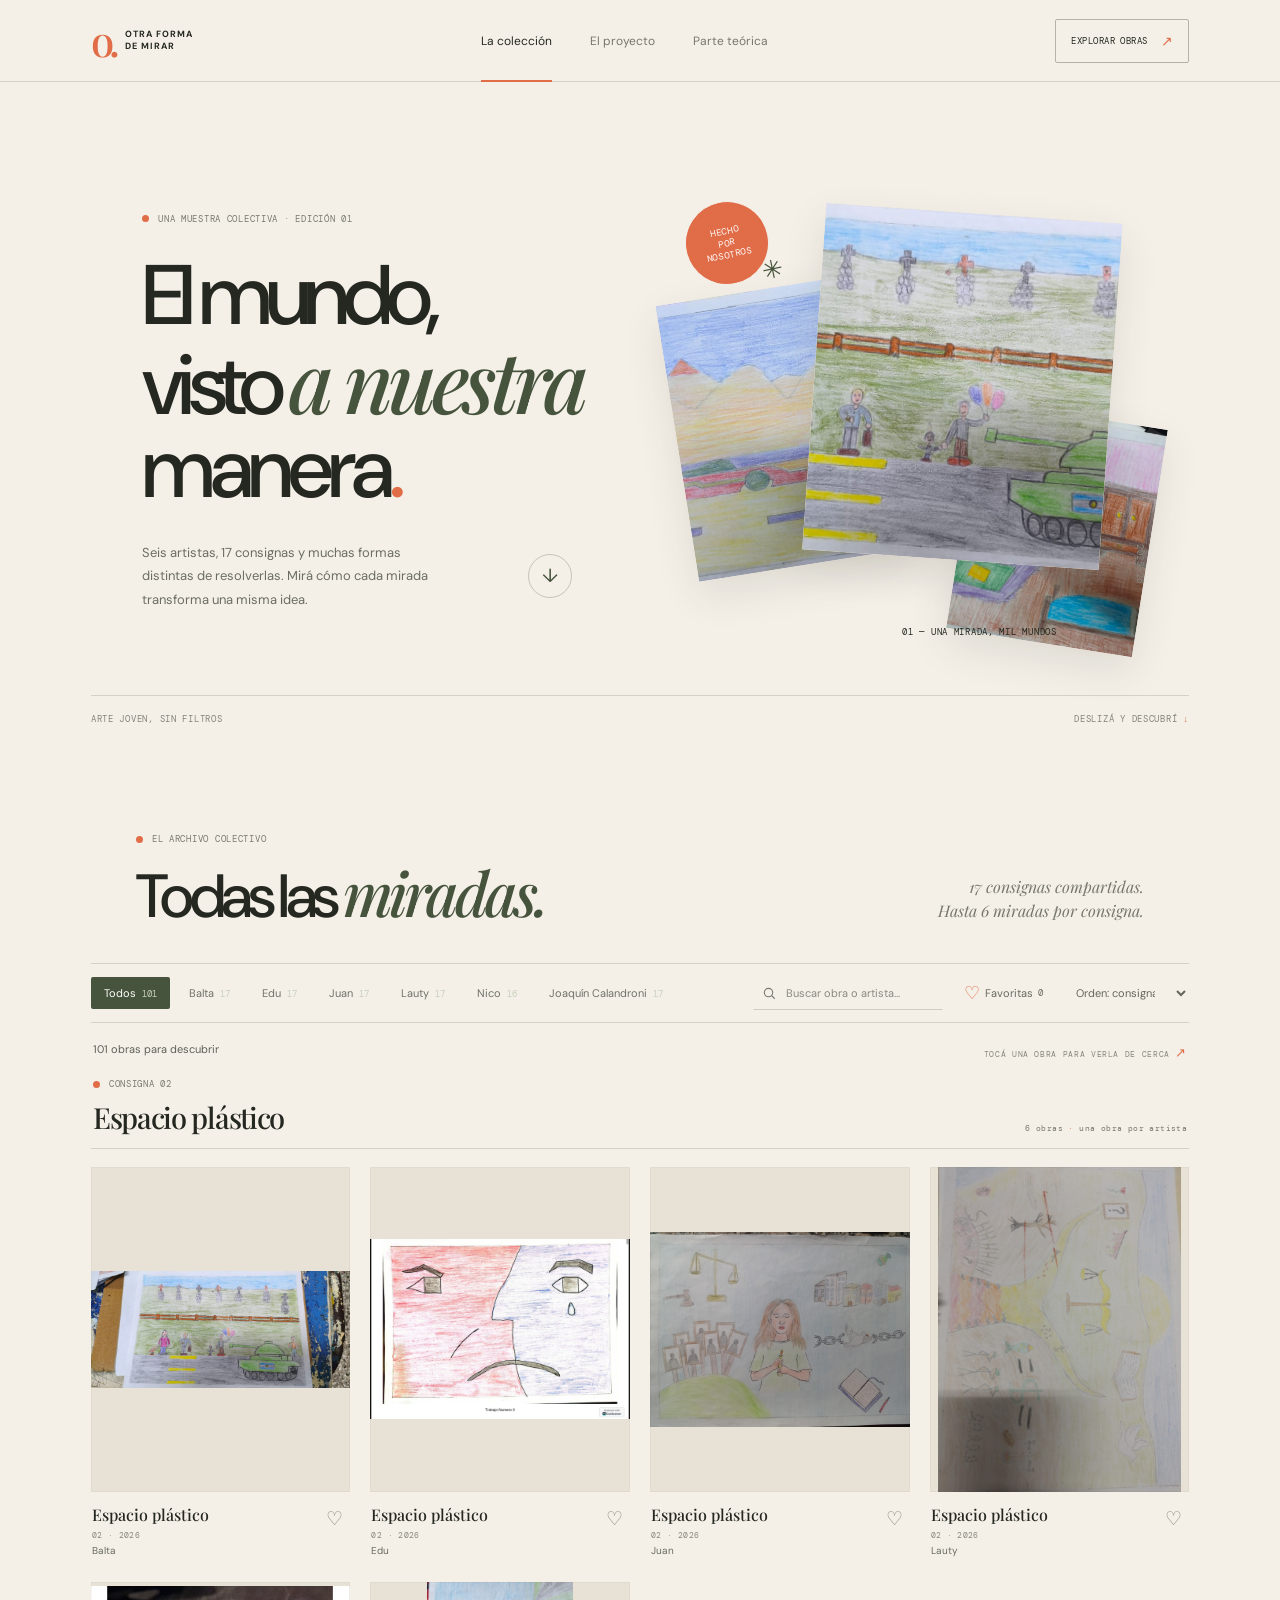
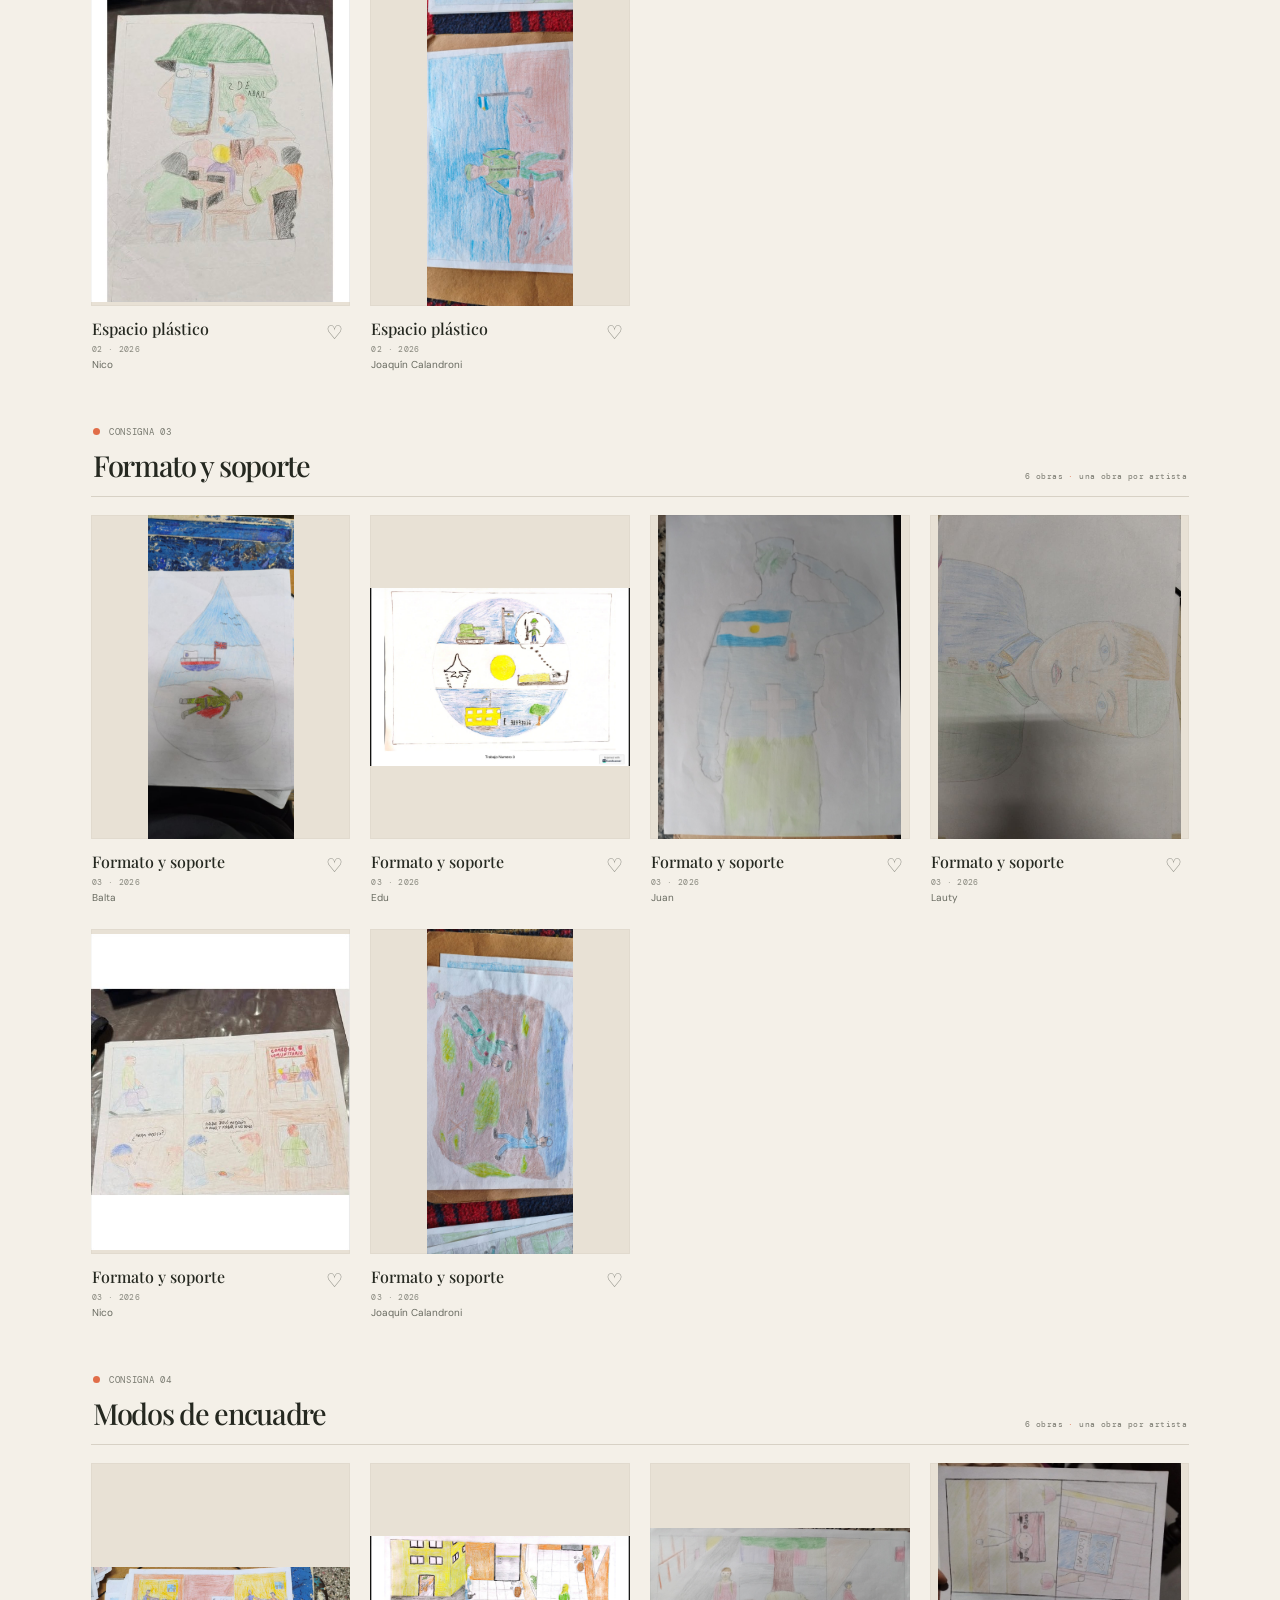
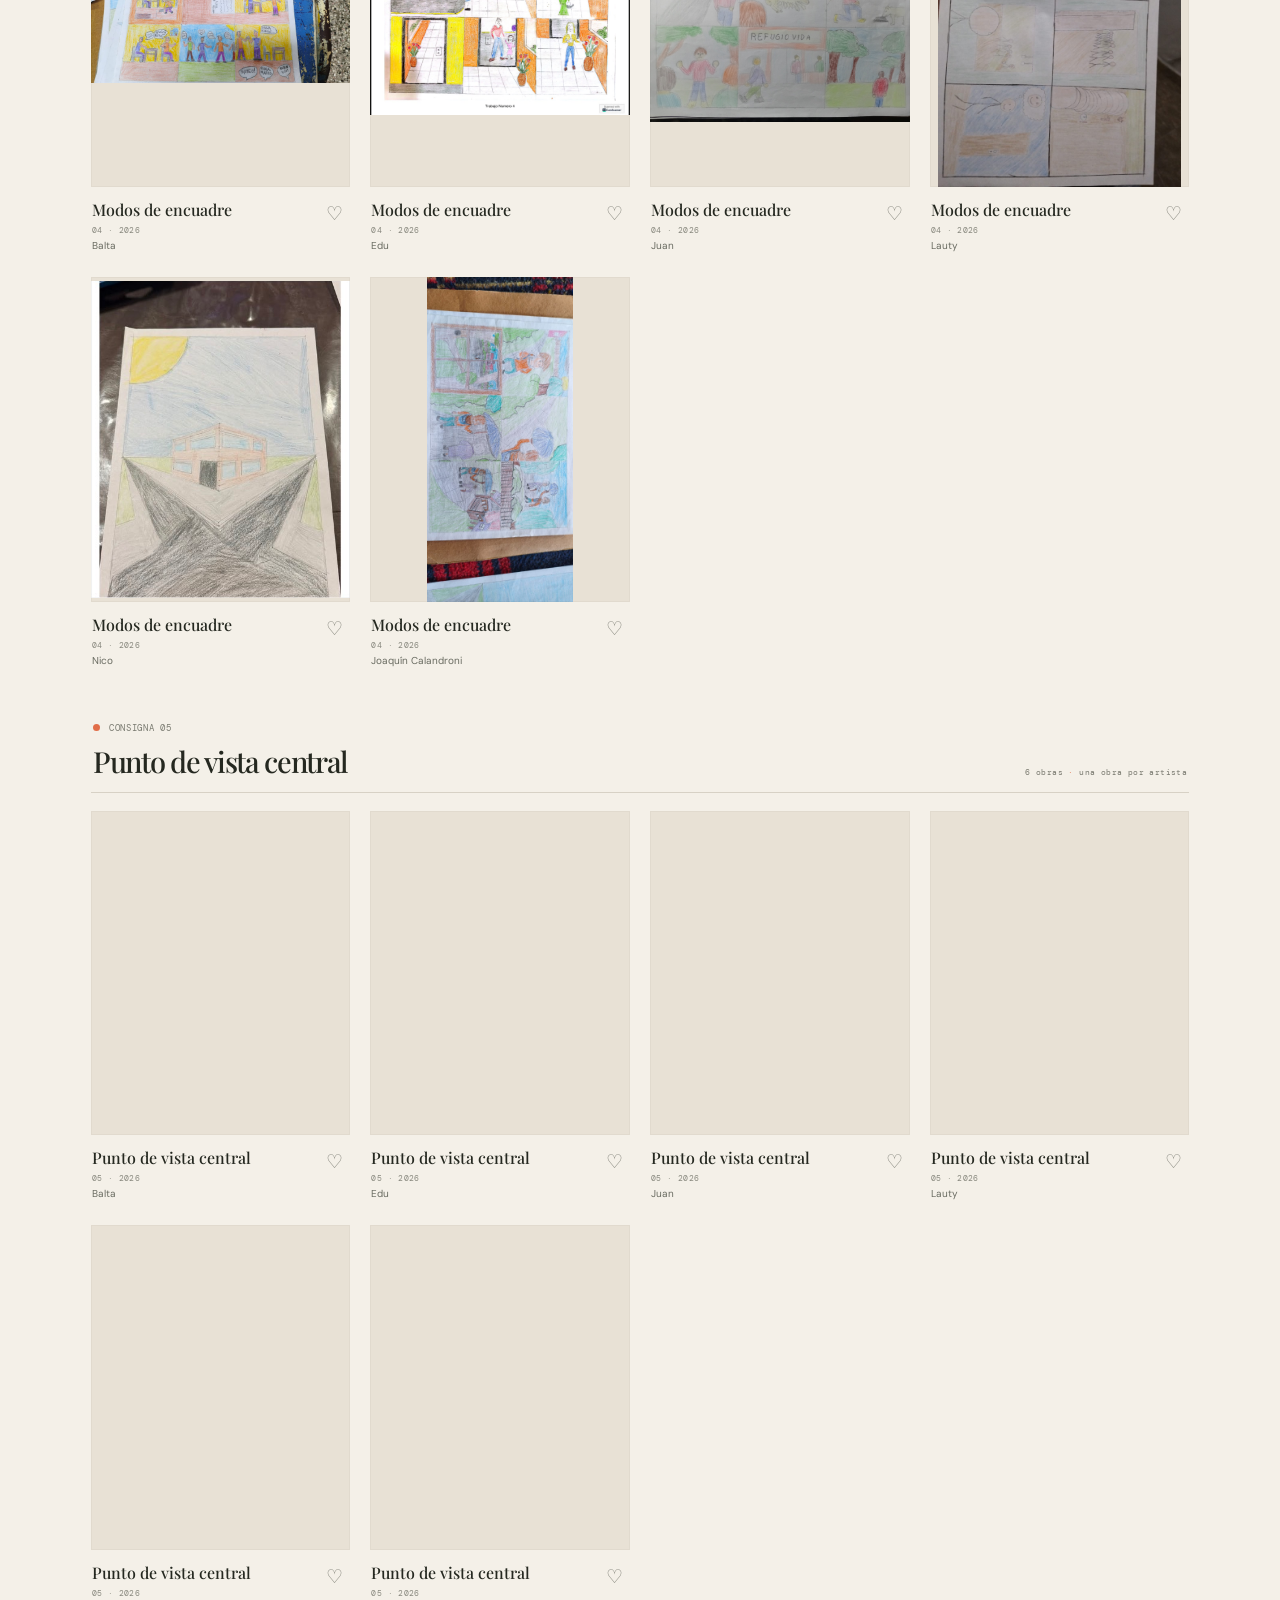
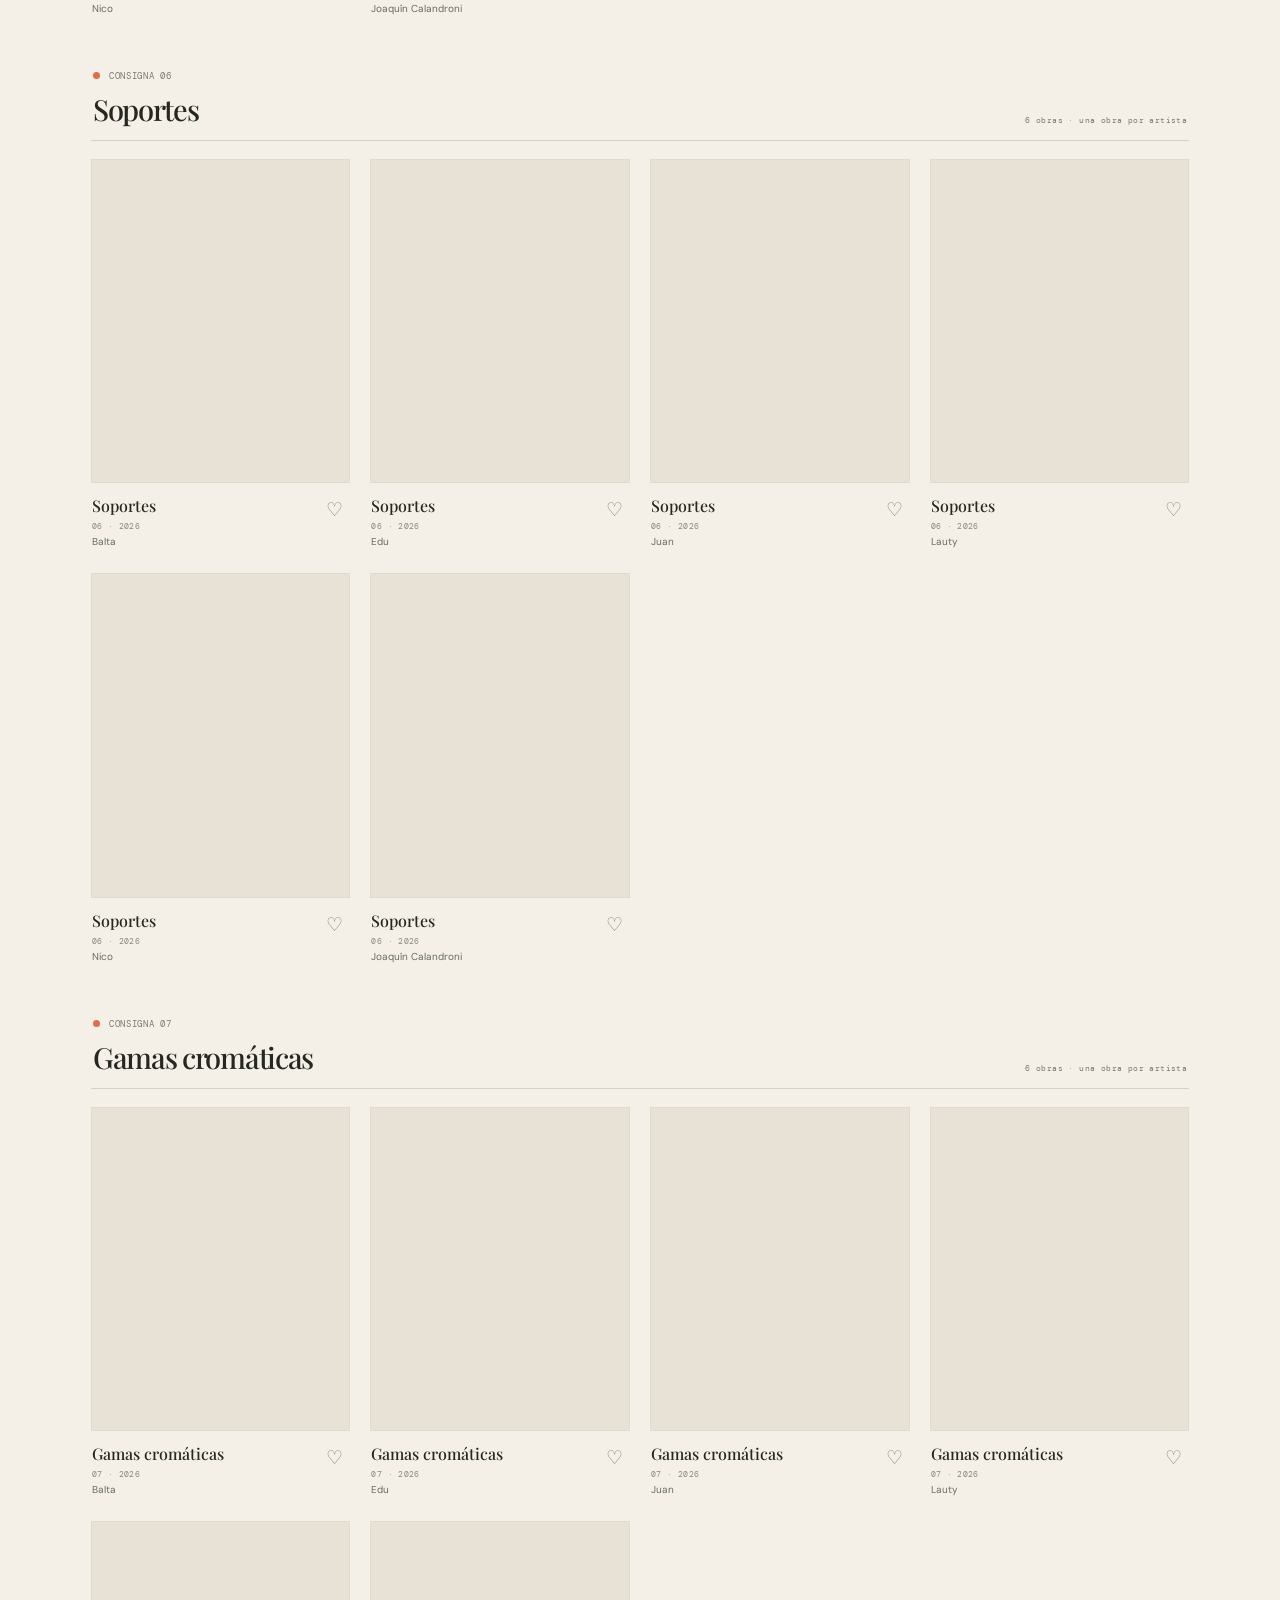
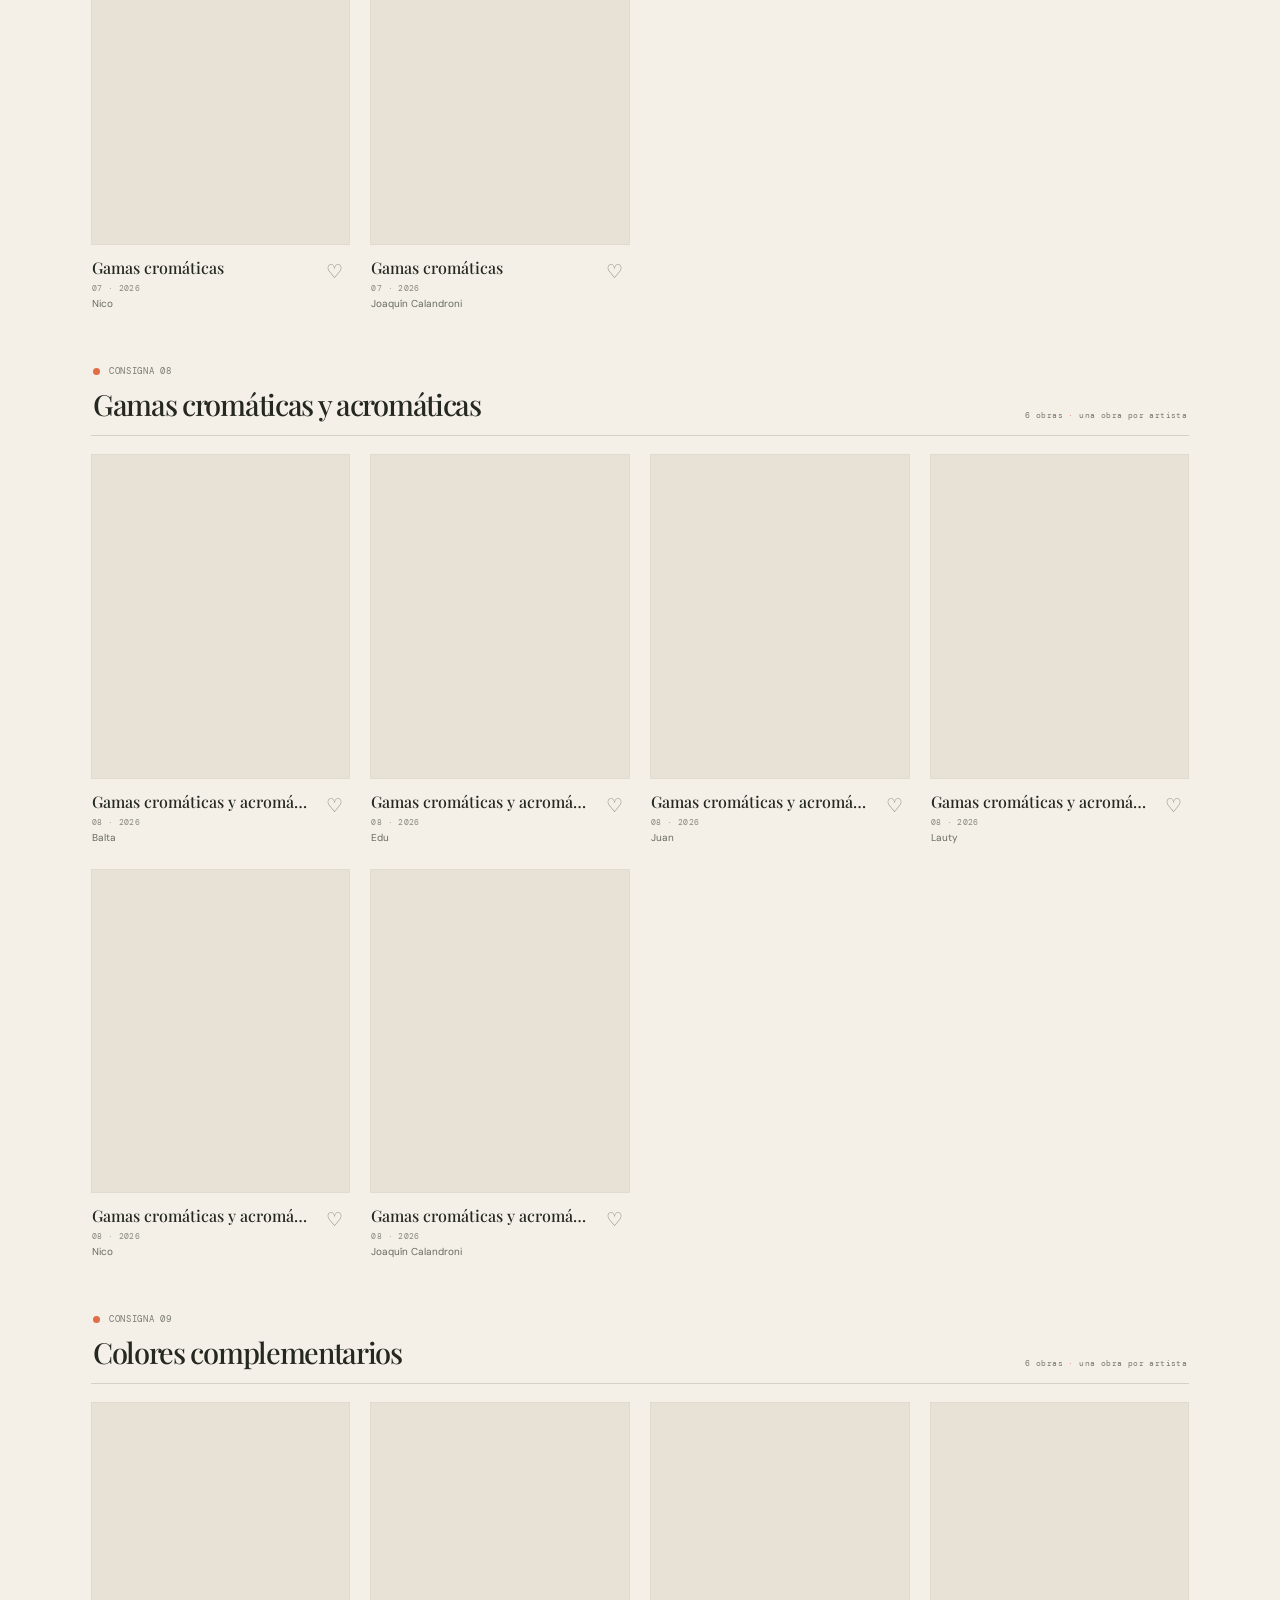
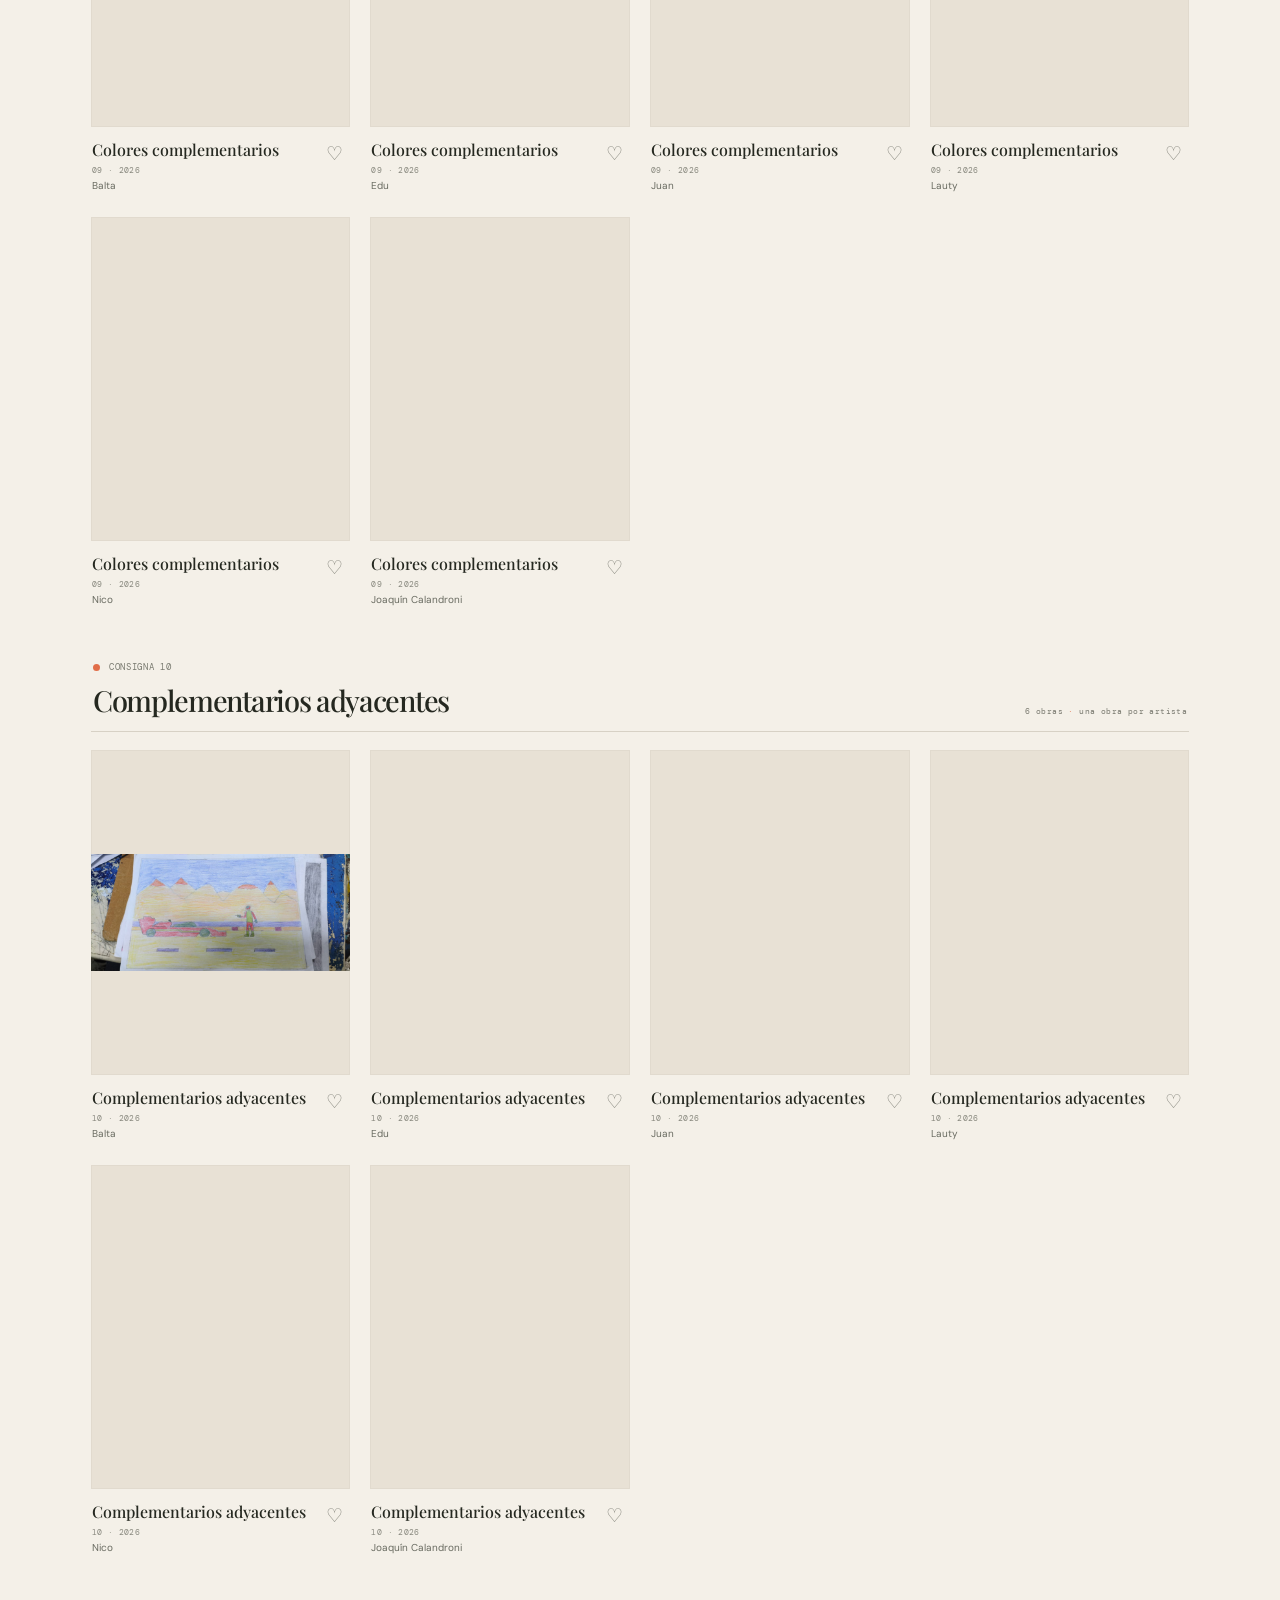
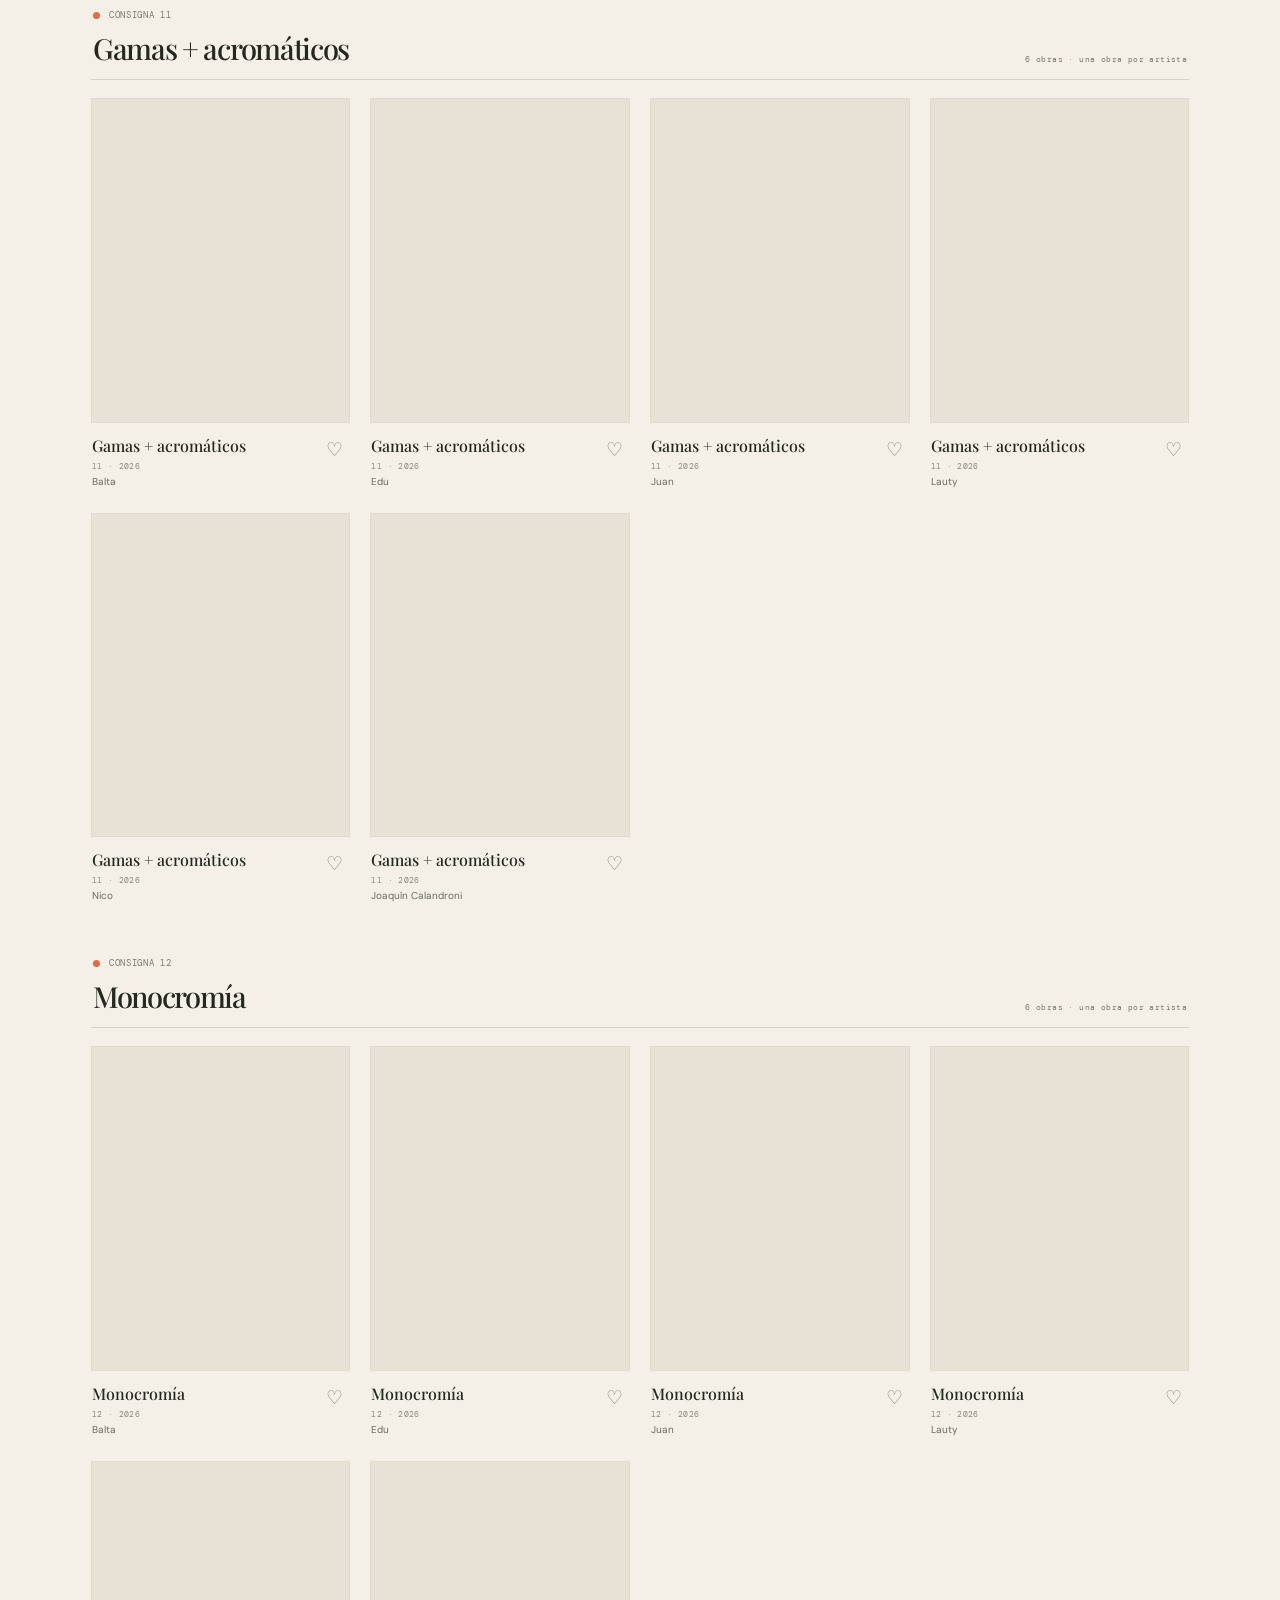
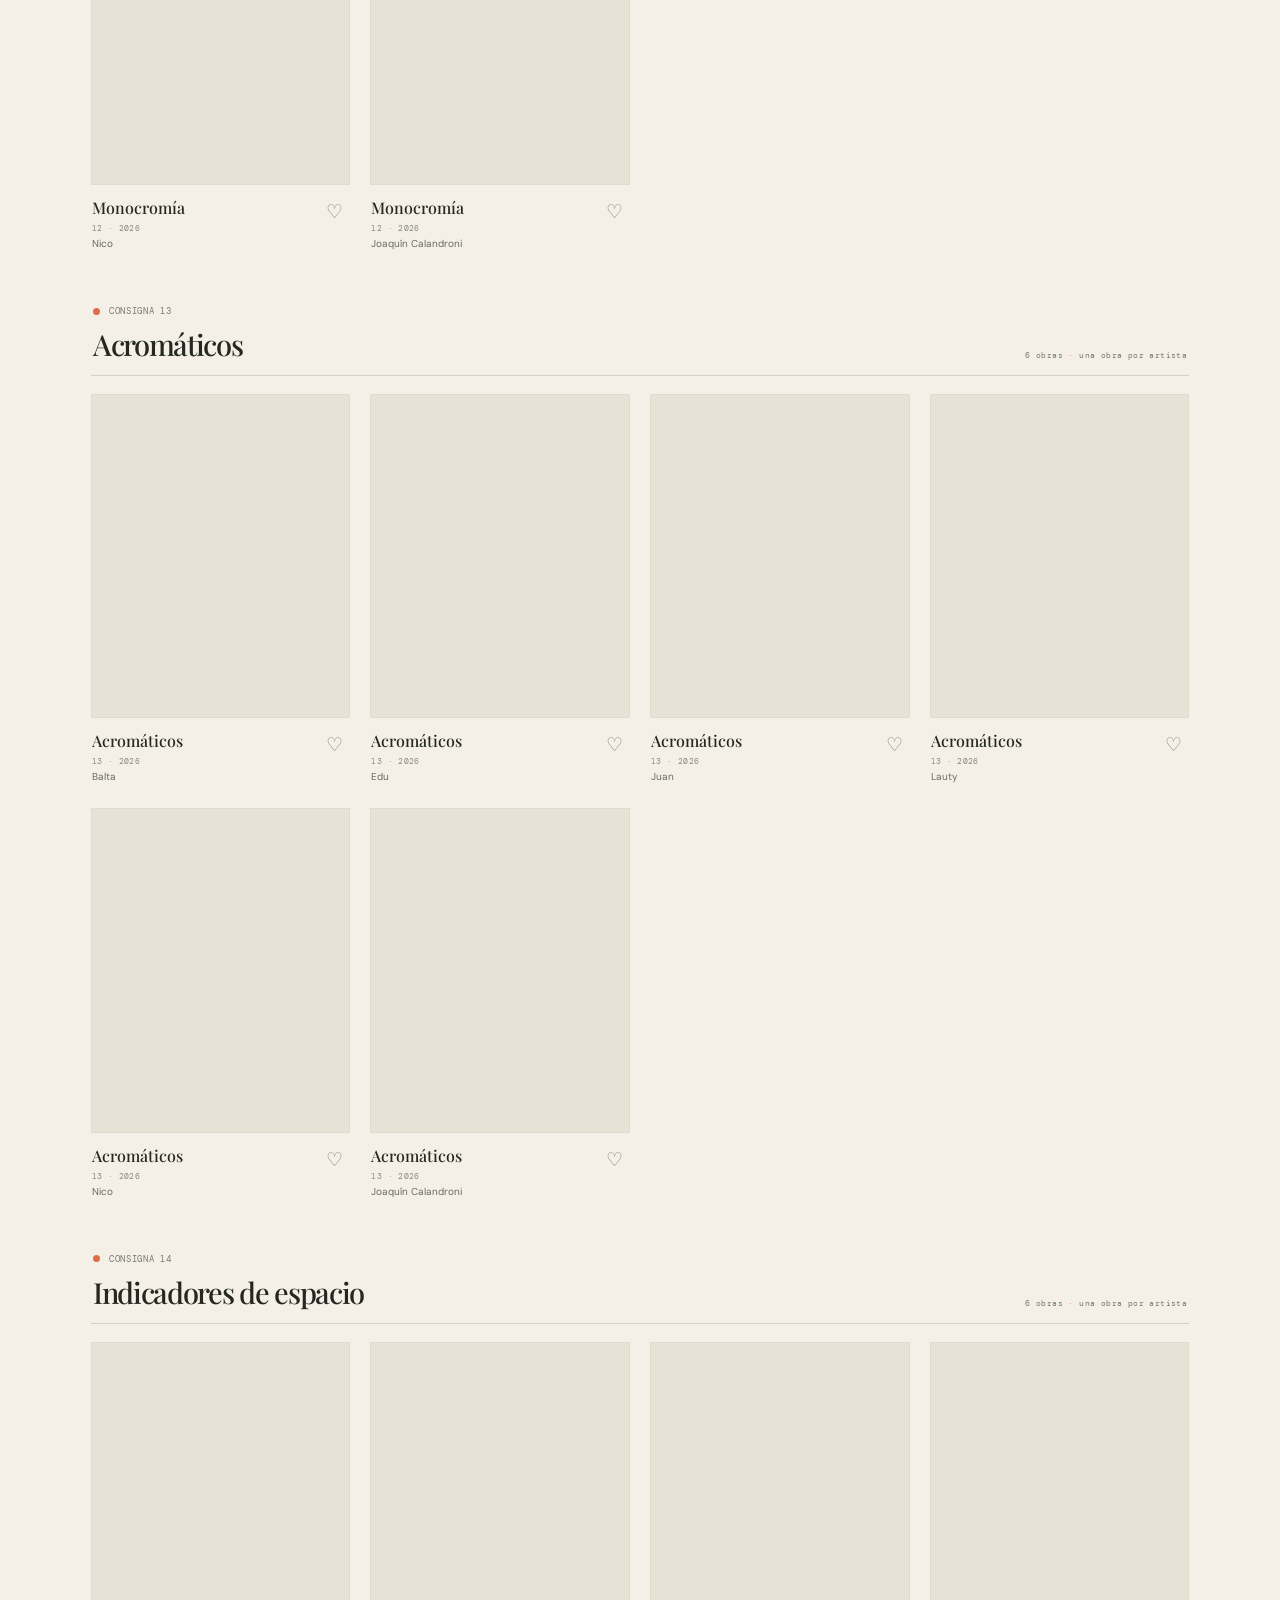
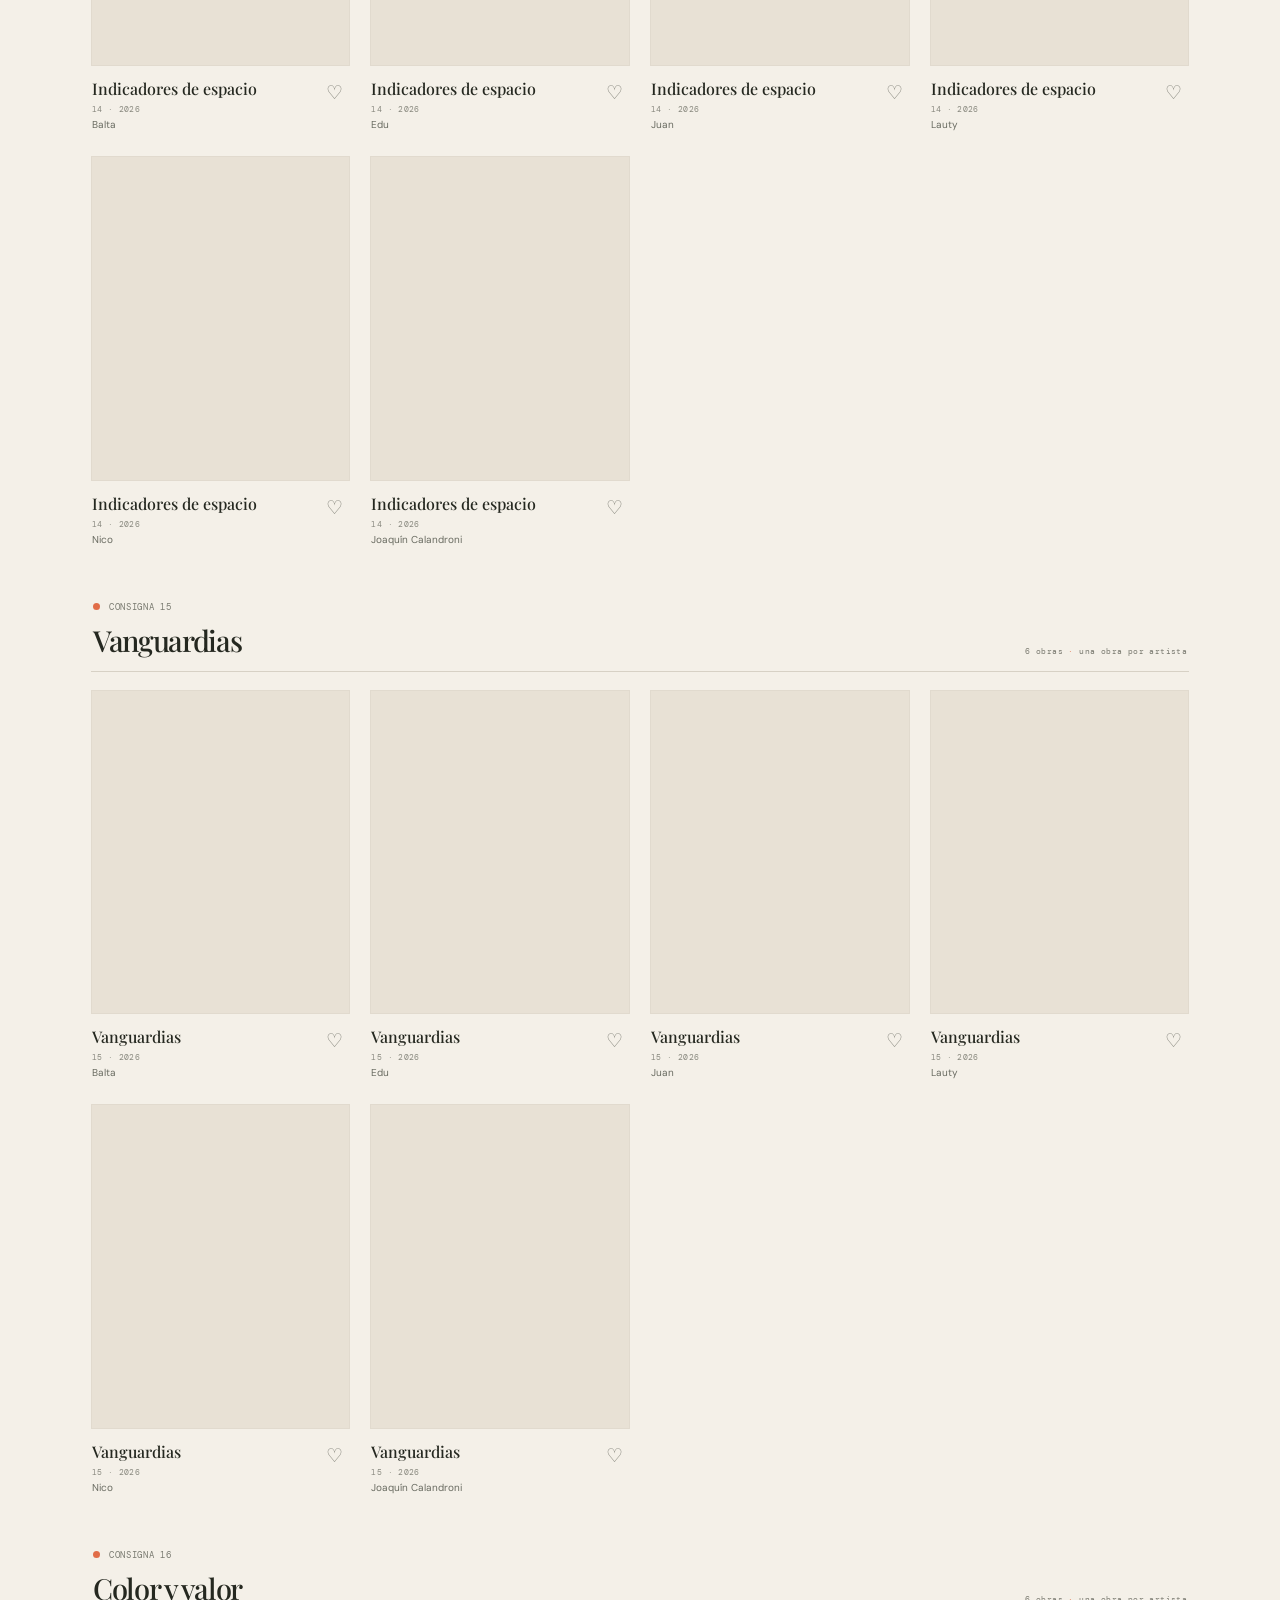
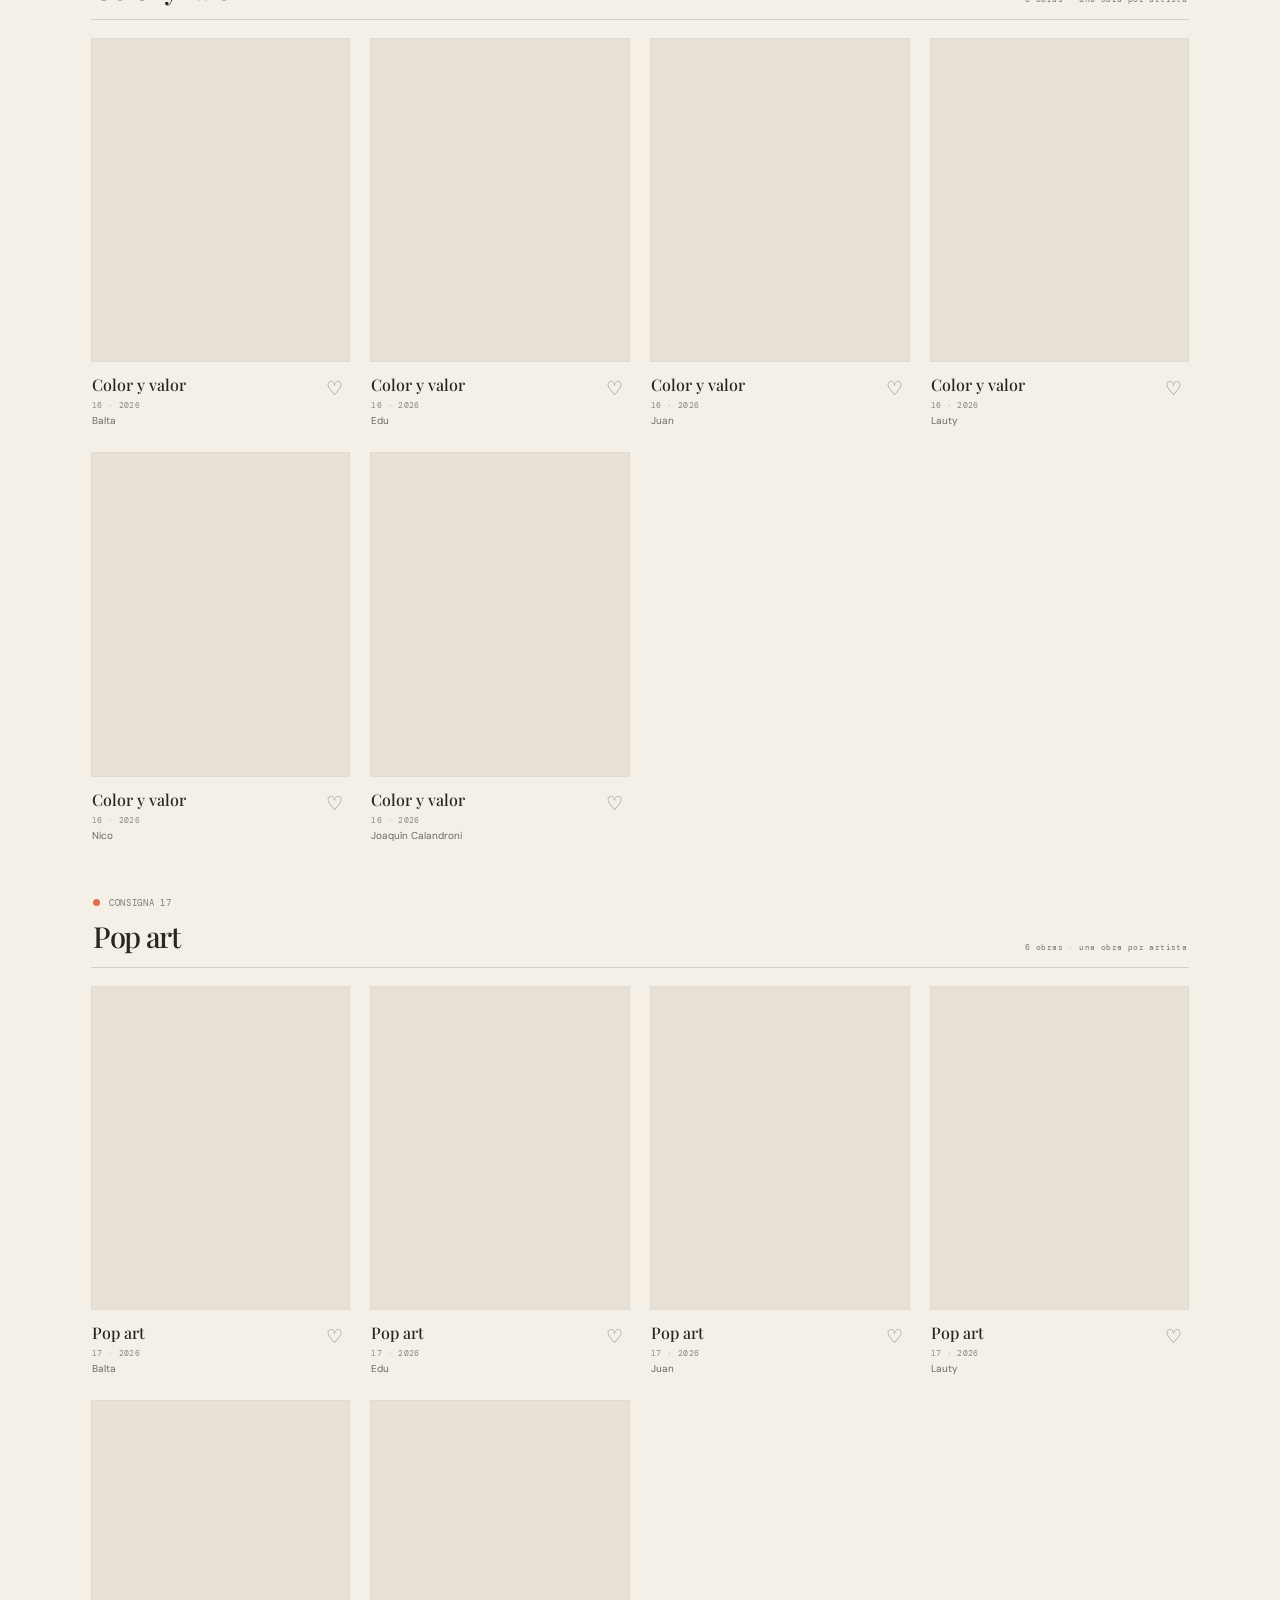
<file: index.html>
<!doctype html>
<html lang="es">
  <head>
    <meta charset="utf-8">
    <meta name="viewport" content="width=device-width, initial-scale=1">
    <meta http-equiv="refresh" content="0; url=galeria/index.html">
    <link rel="canonical" href="galeria/index.html">
    <title>Otra forma de mirar</title>
  </head>
  <body>
    <p><a href="galeria/index.html">Ir a la página principal de la galería</a></p>
  </body>
</html>
</file>
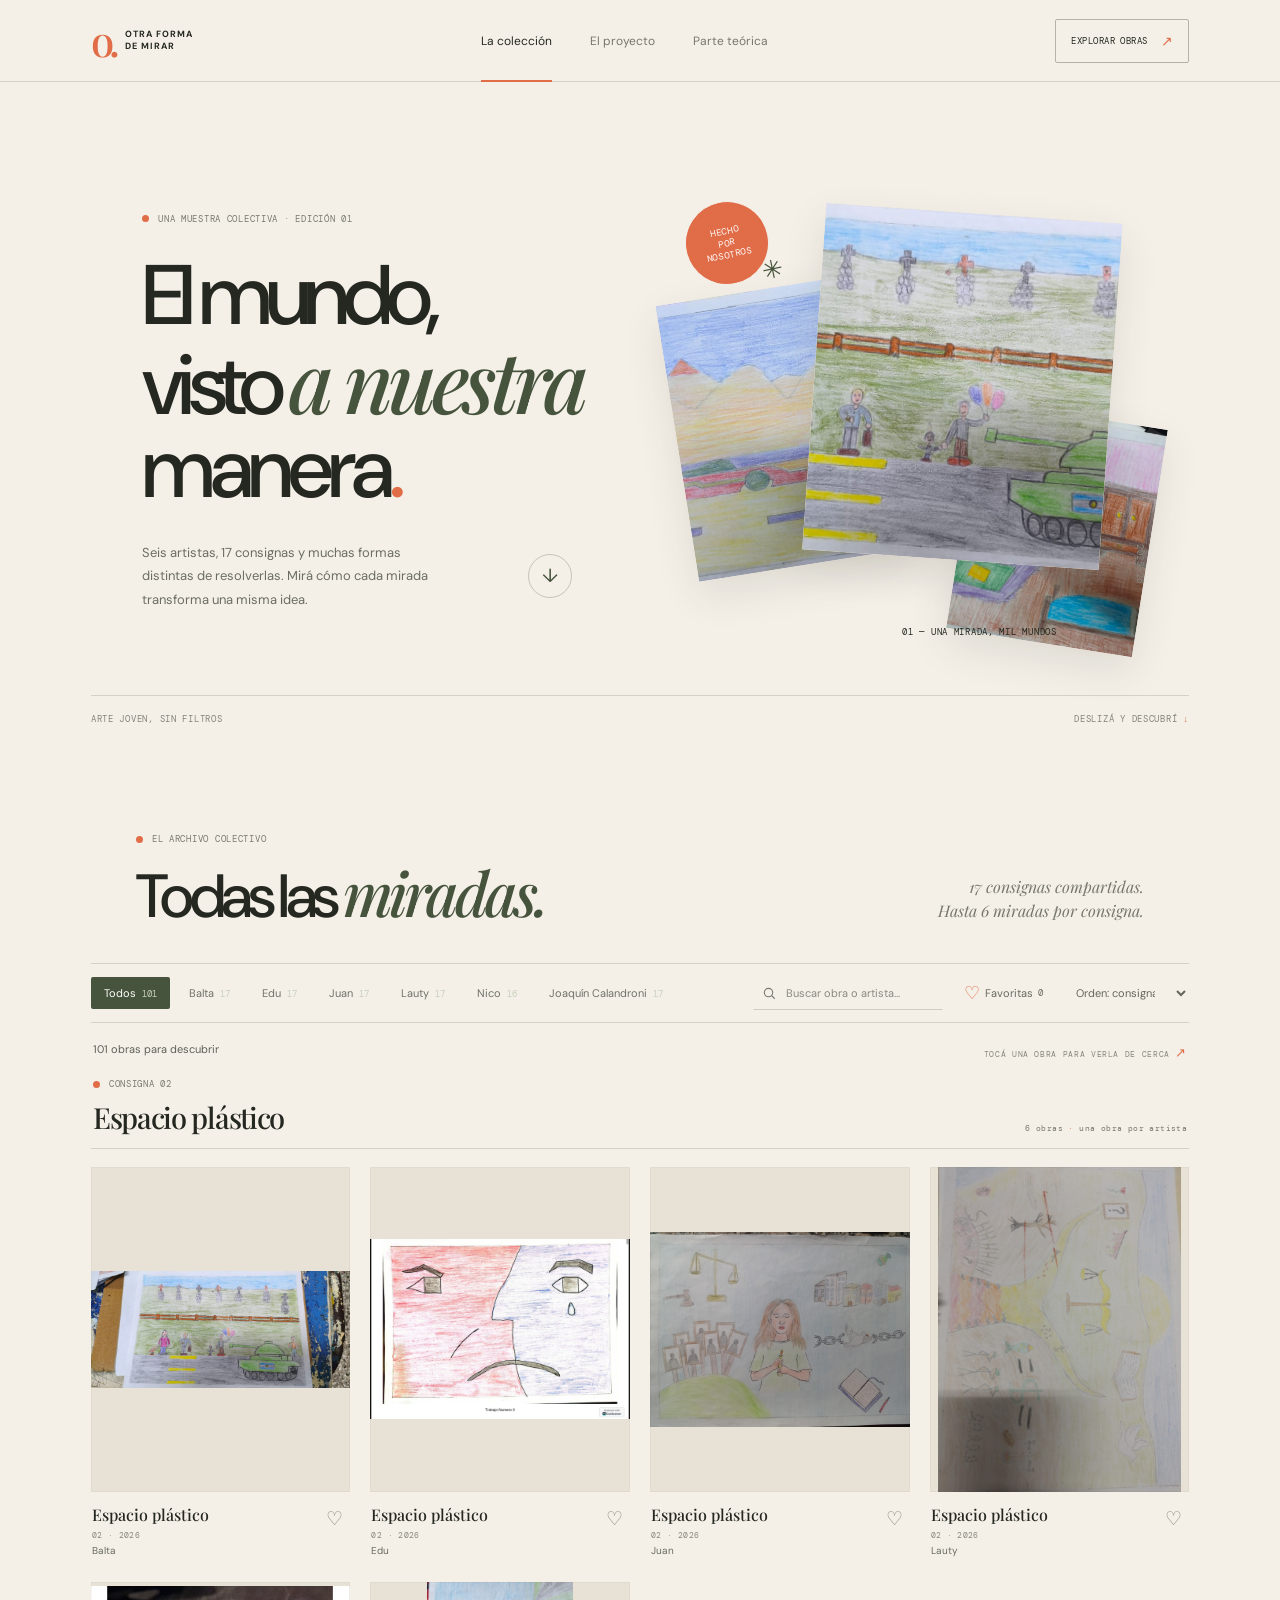
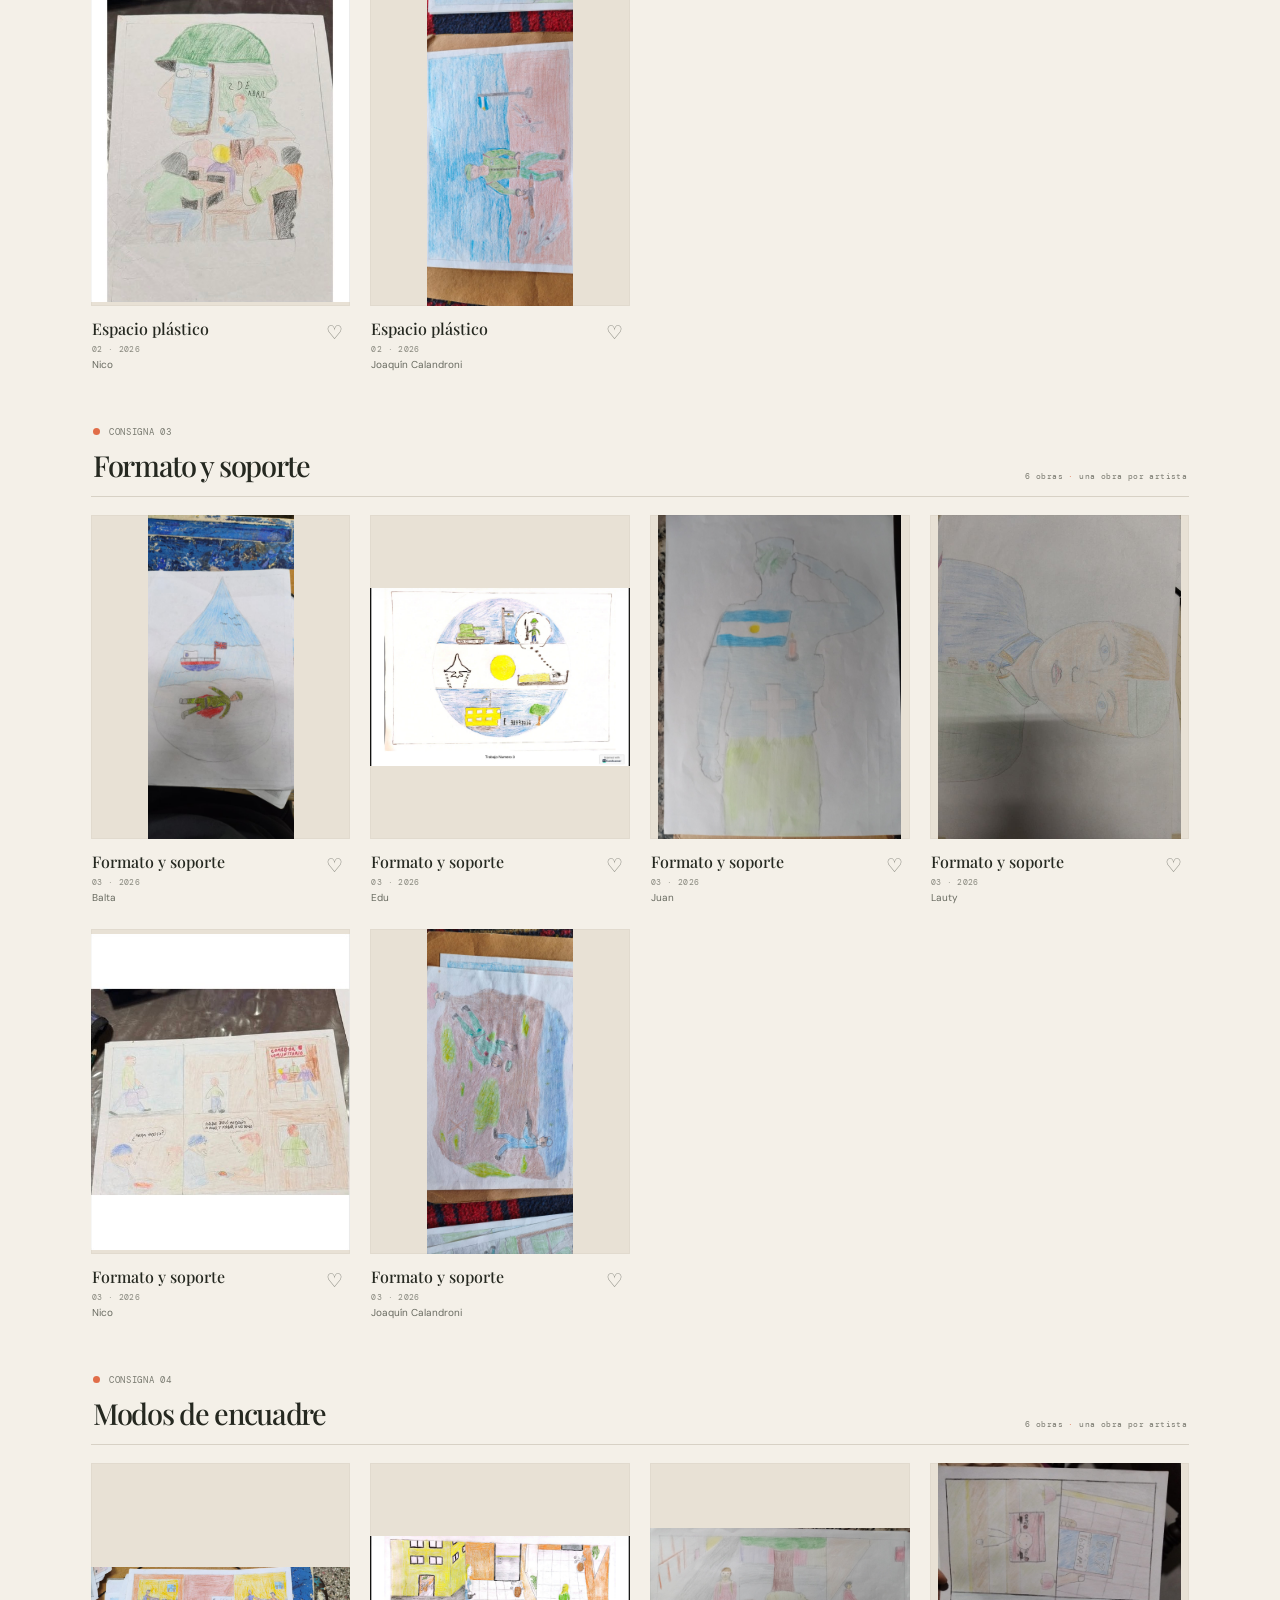
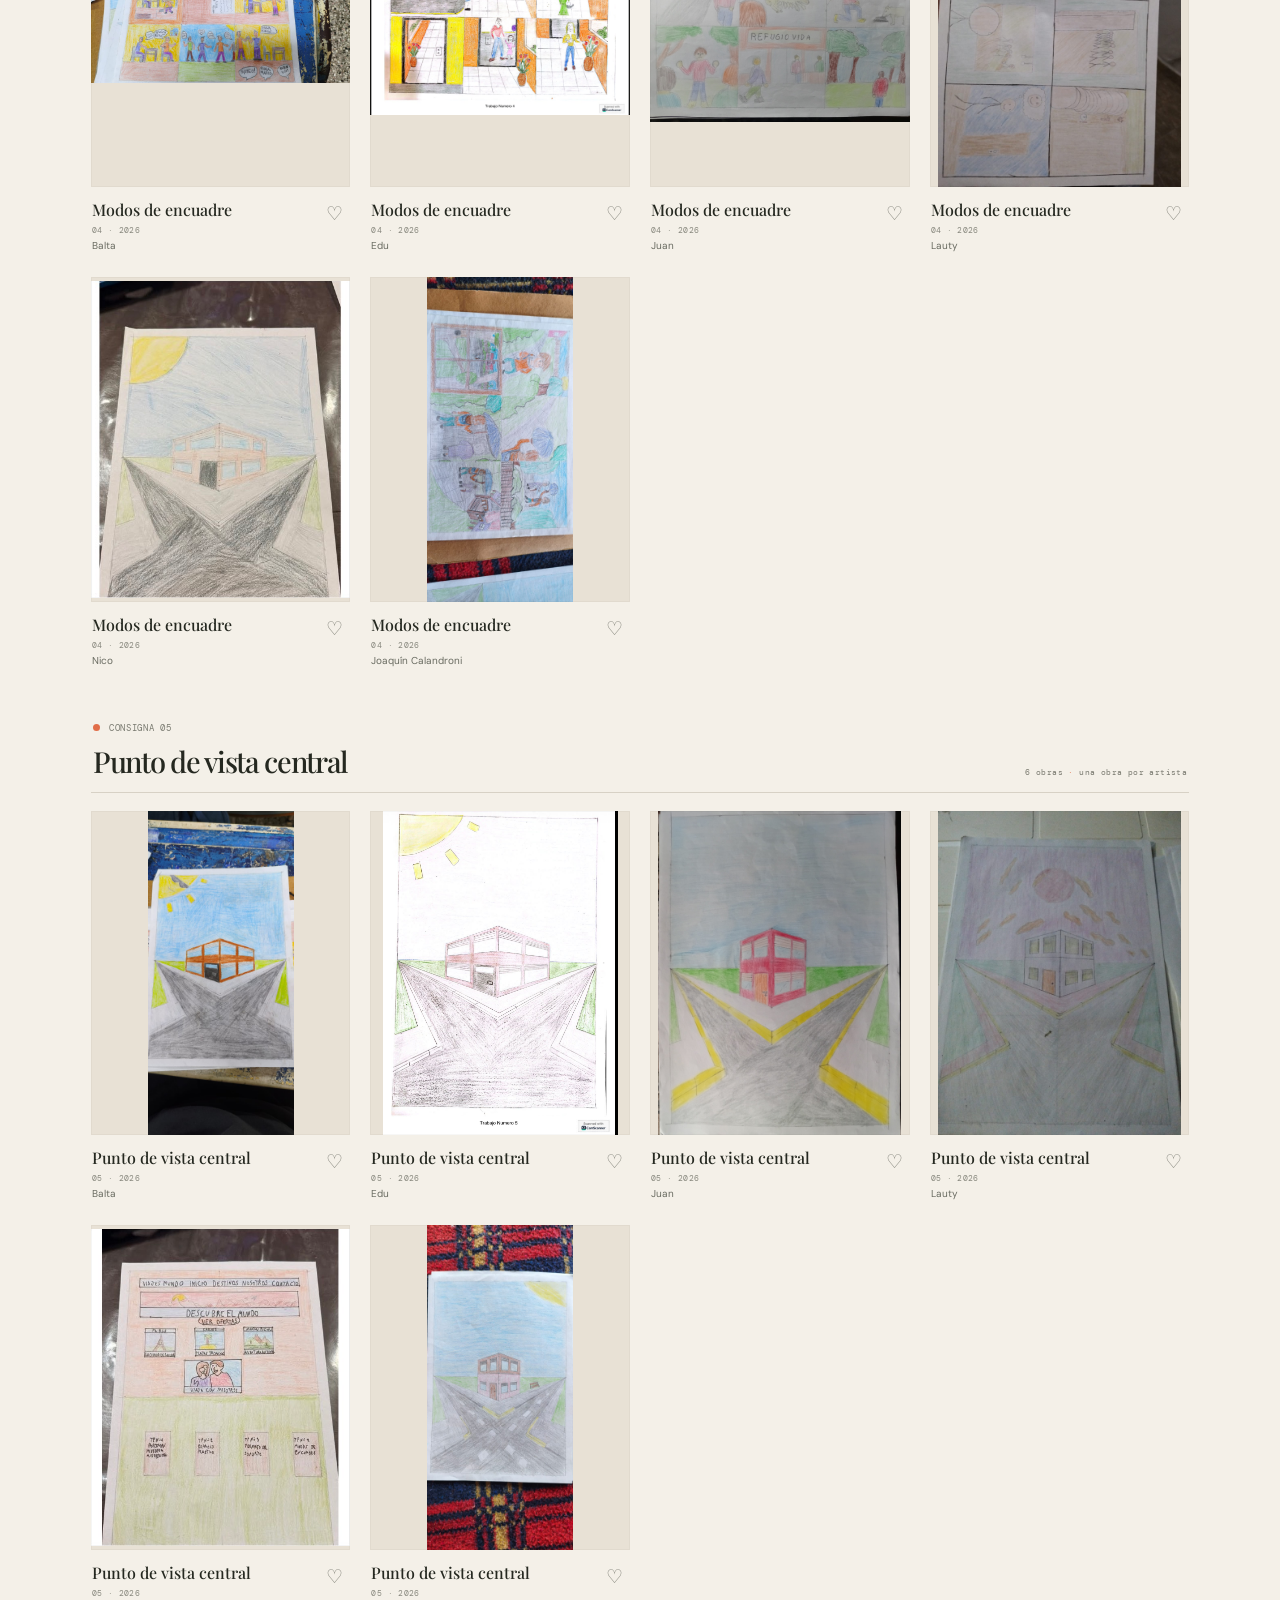
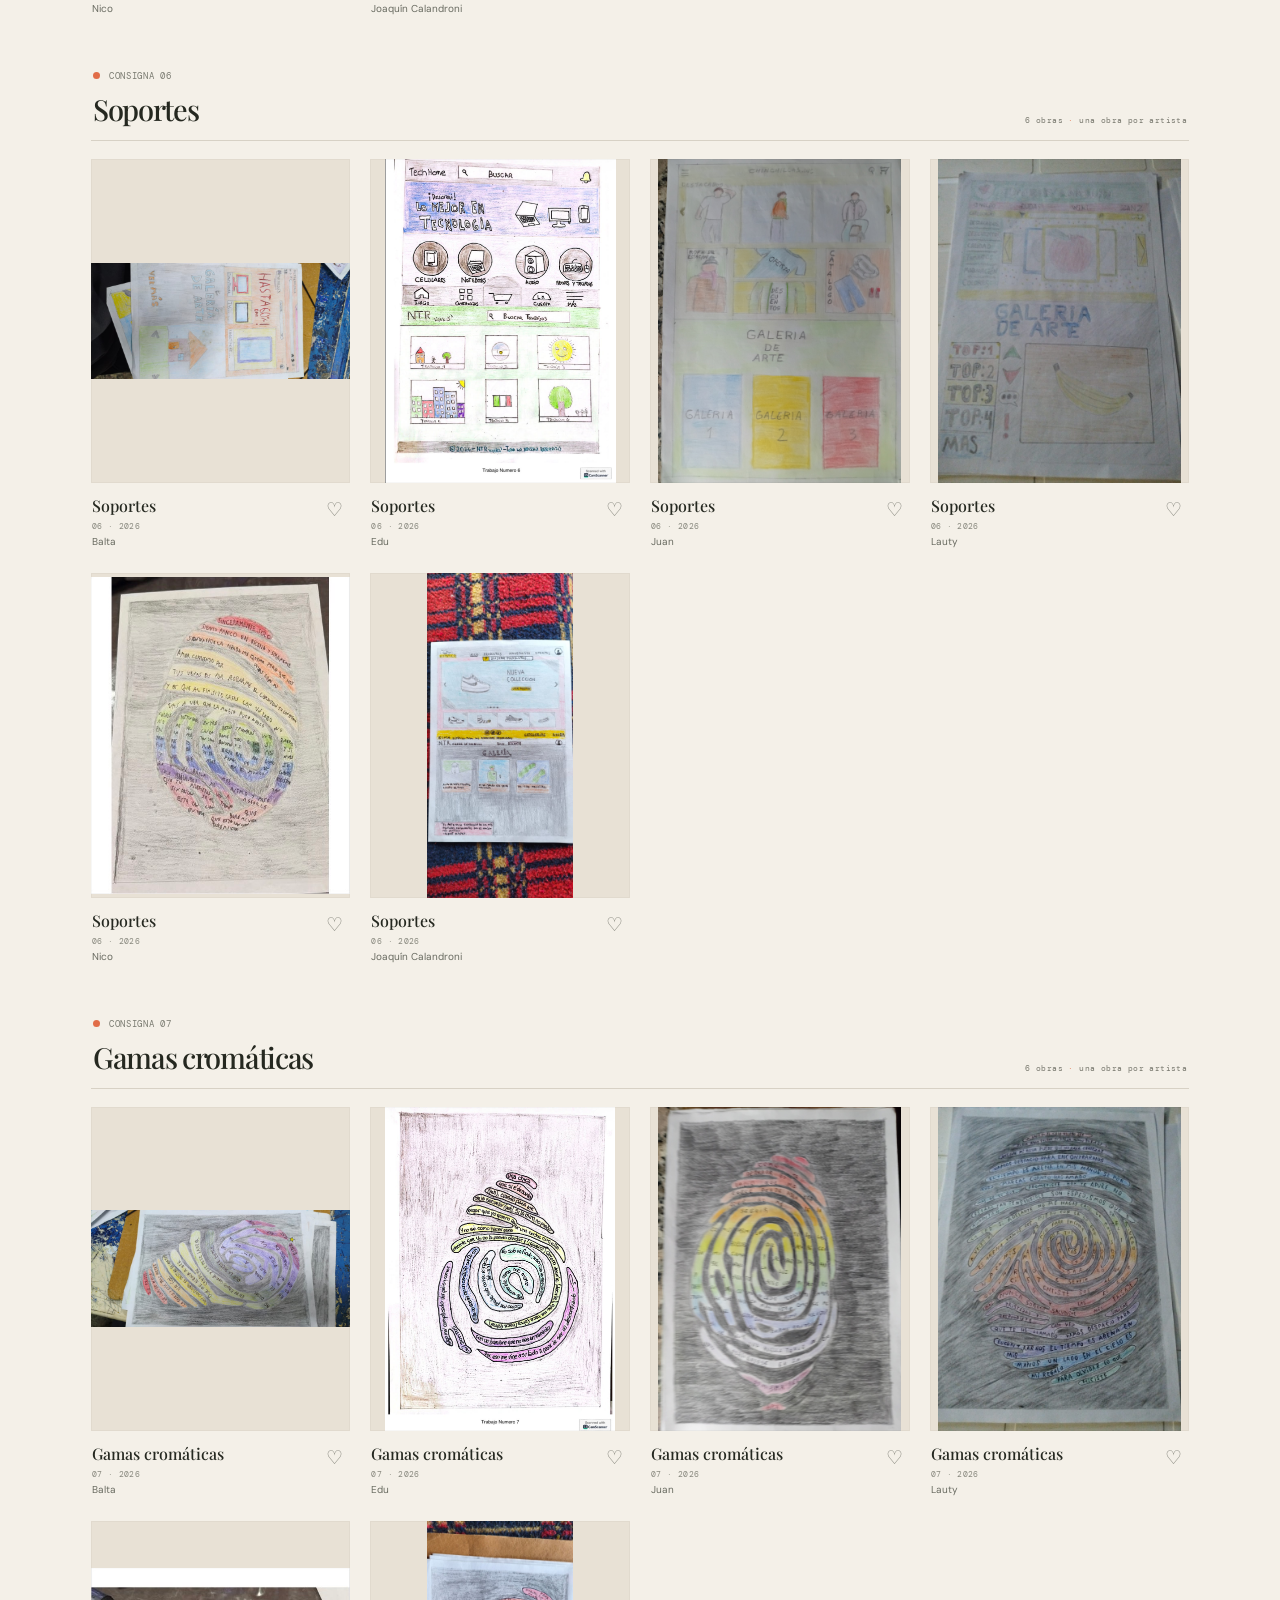
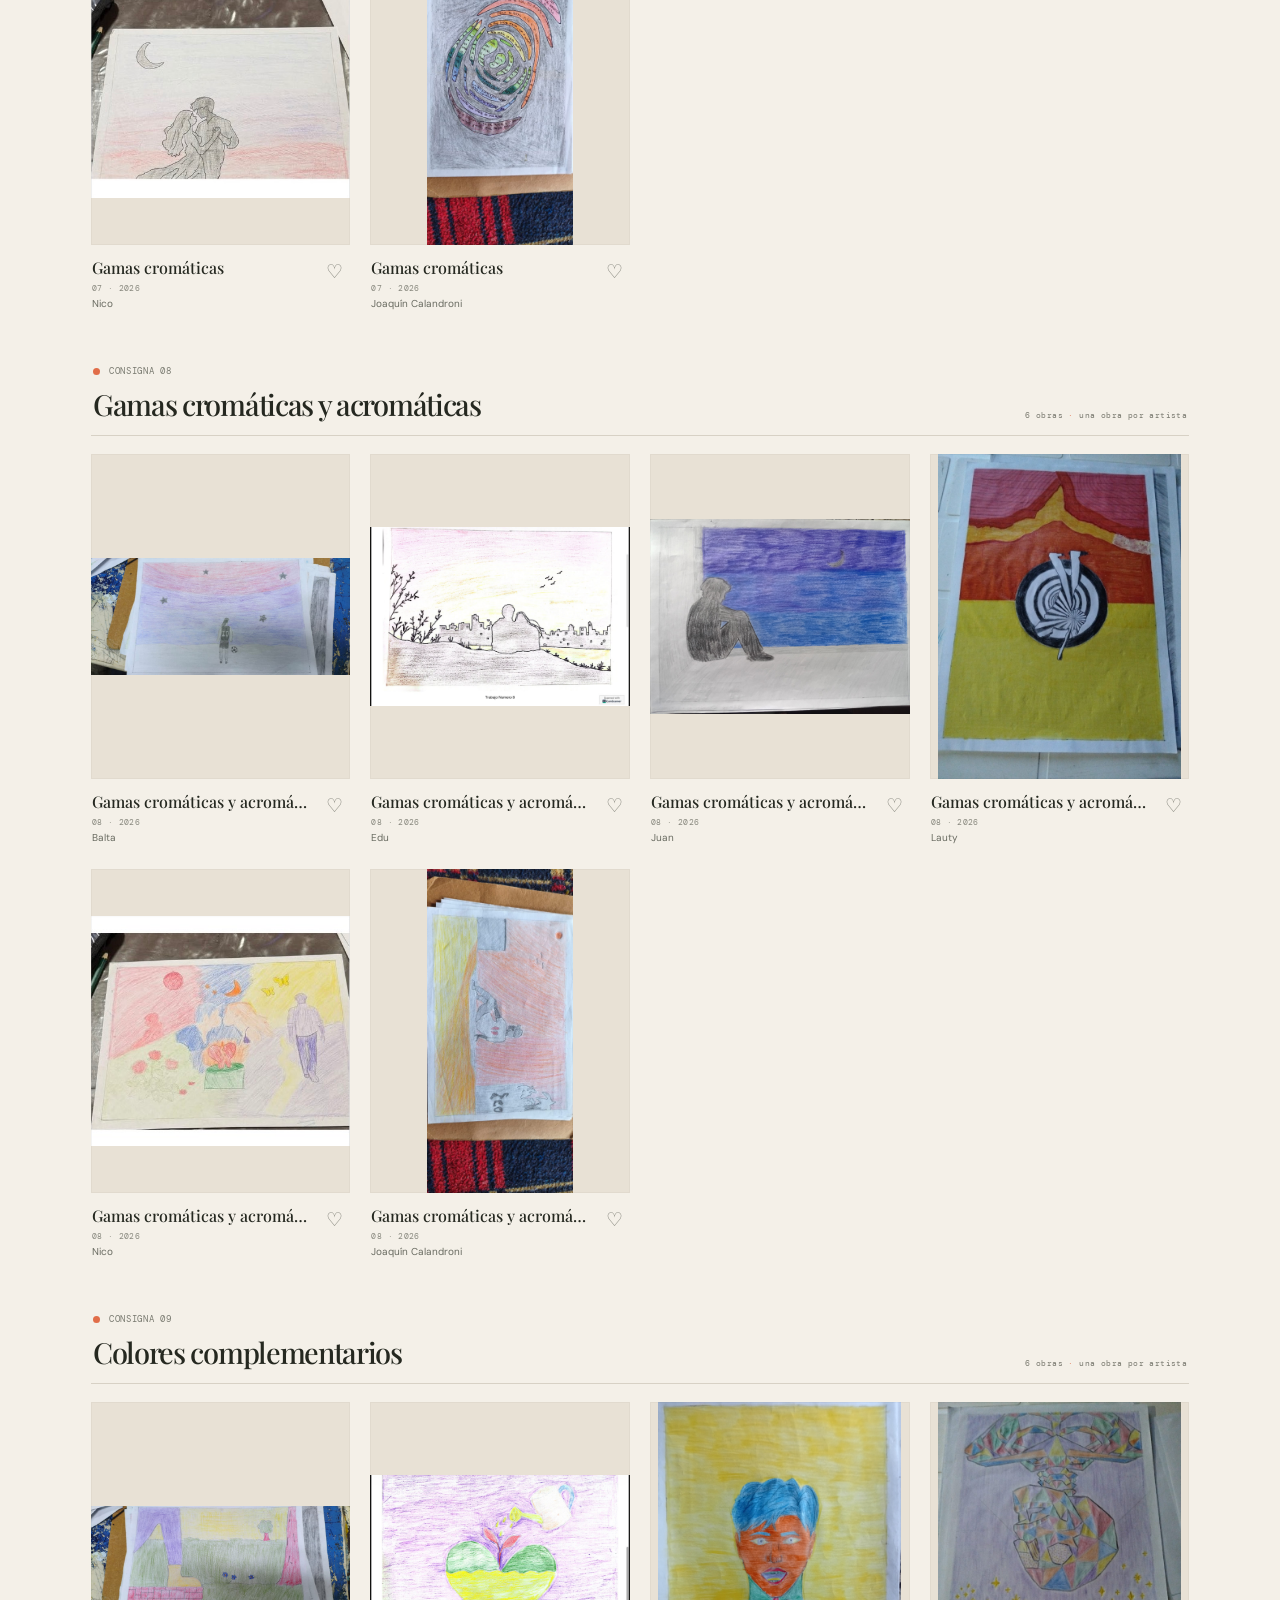
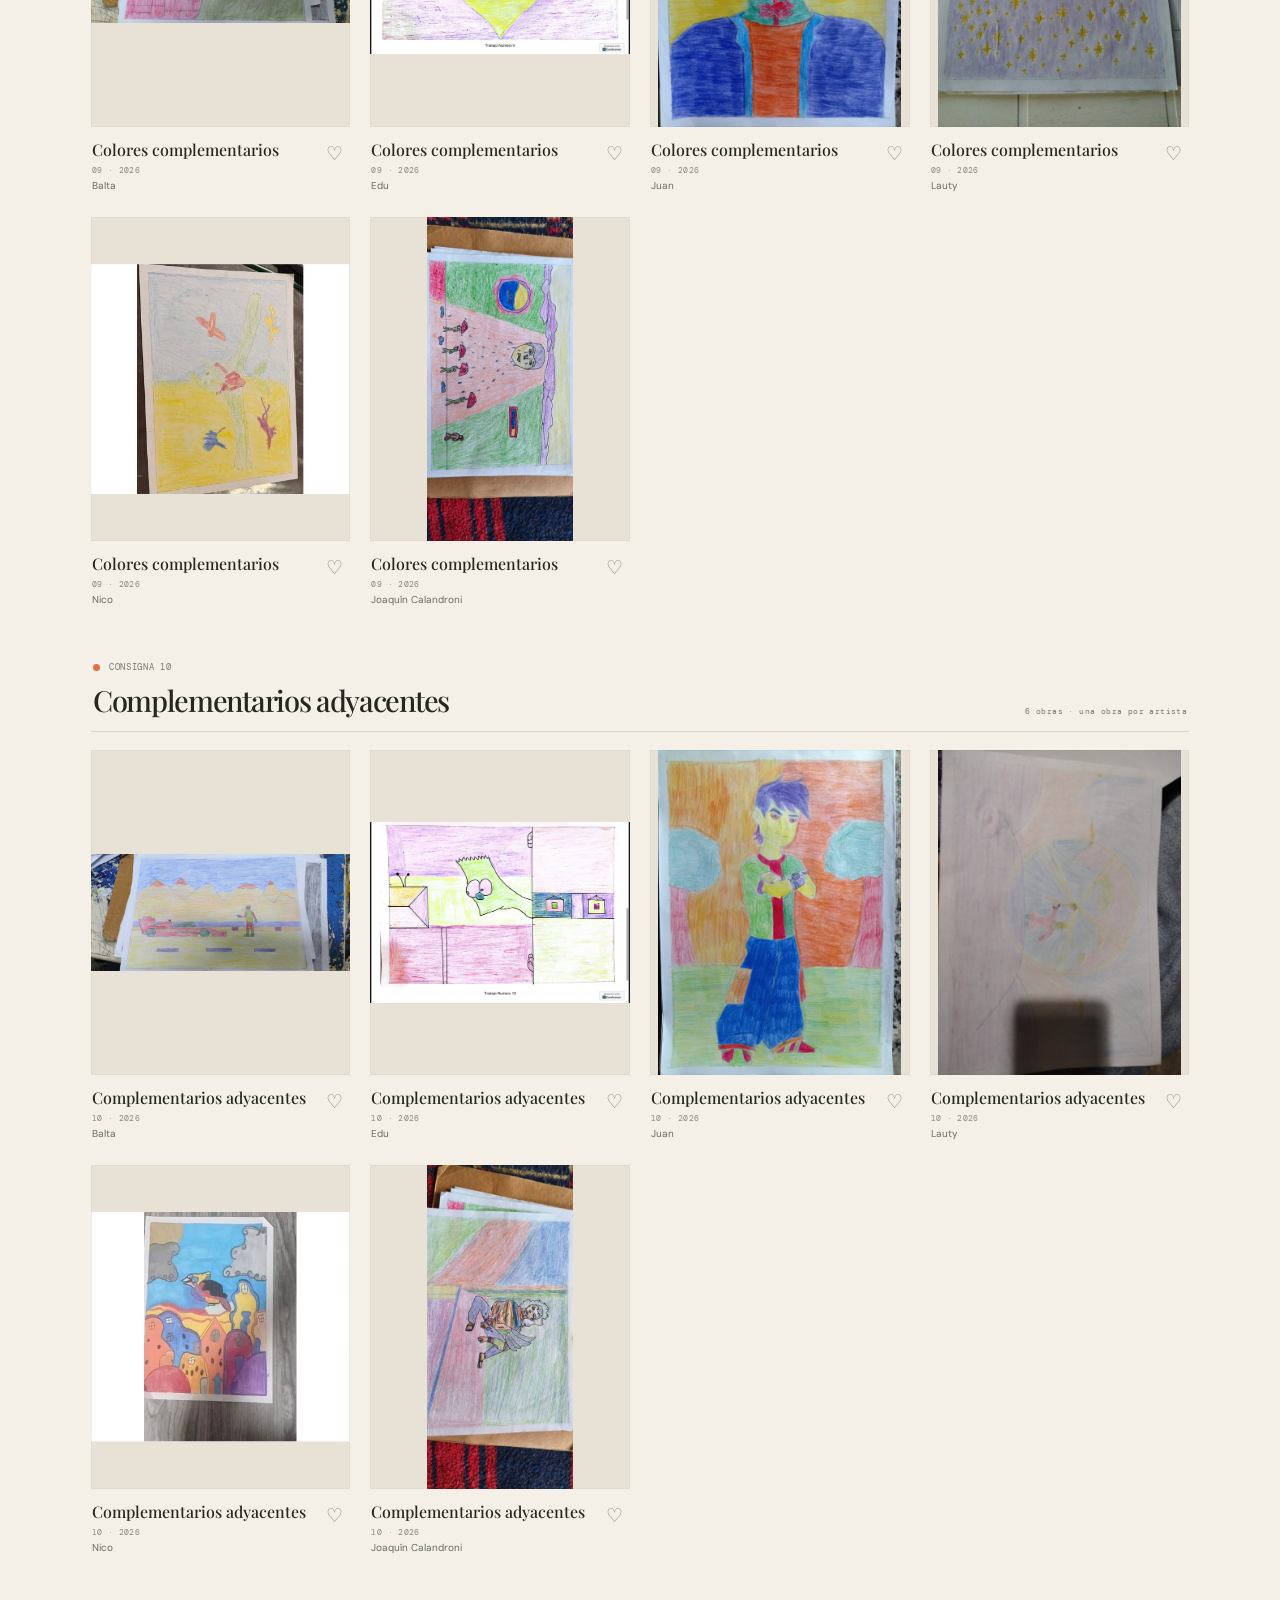
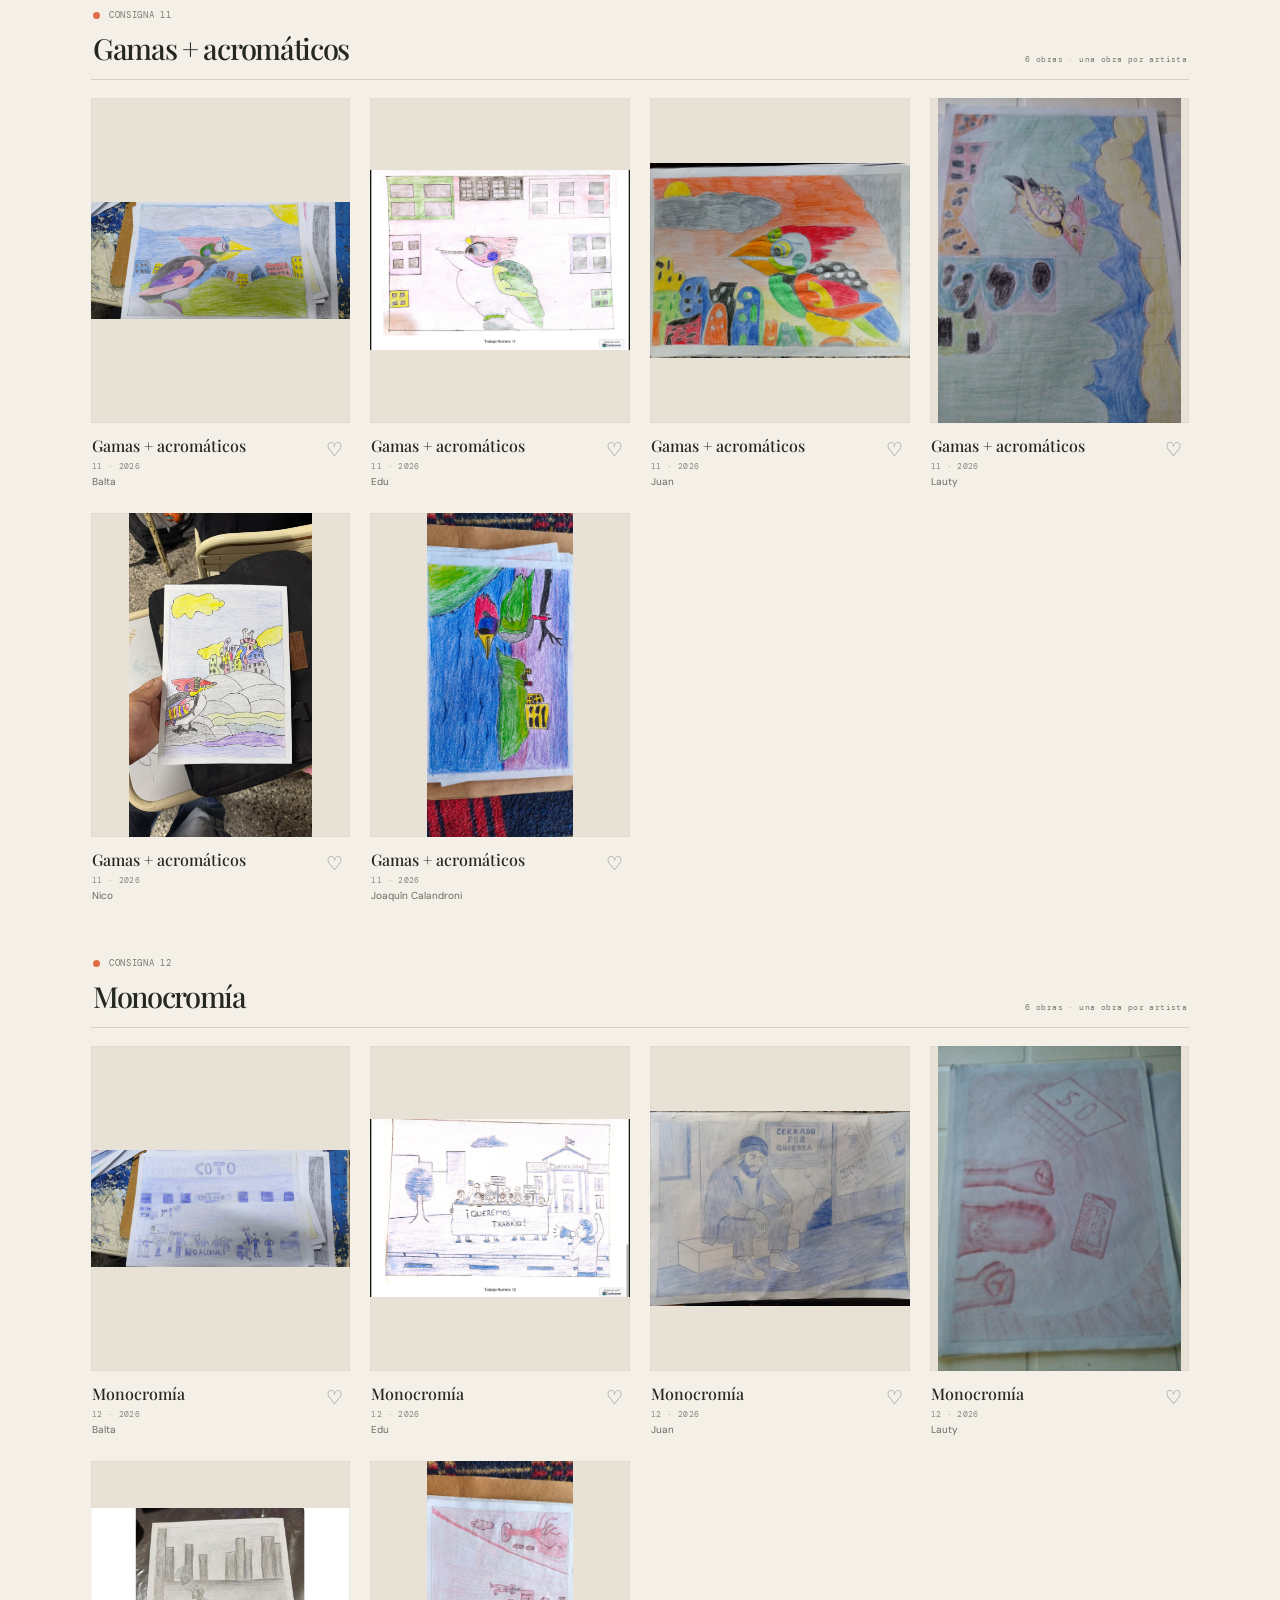
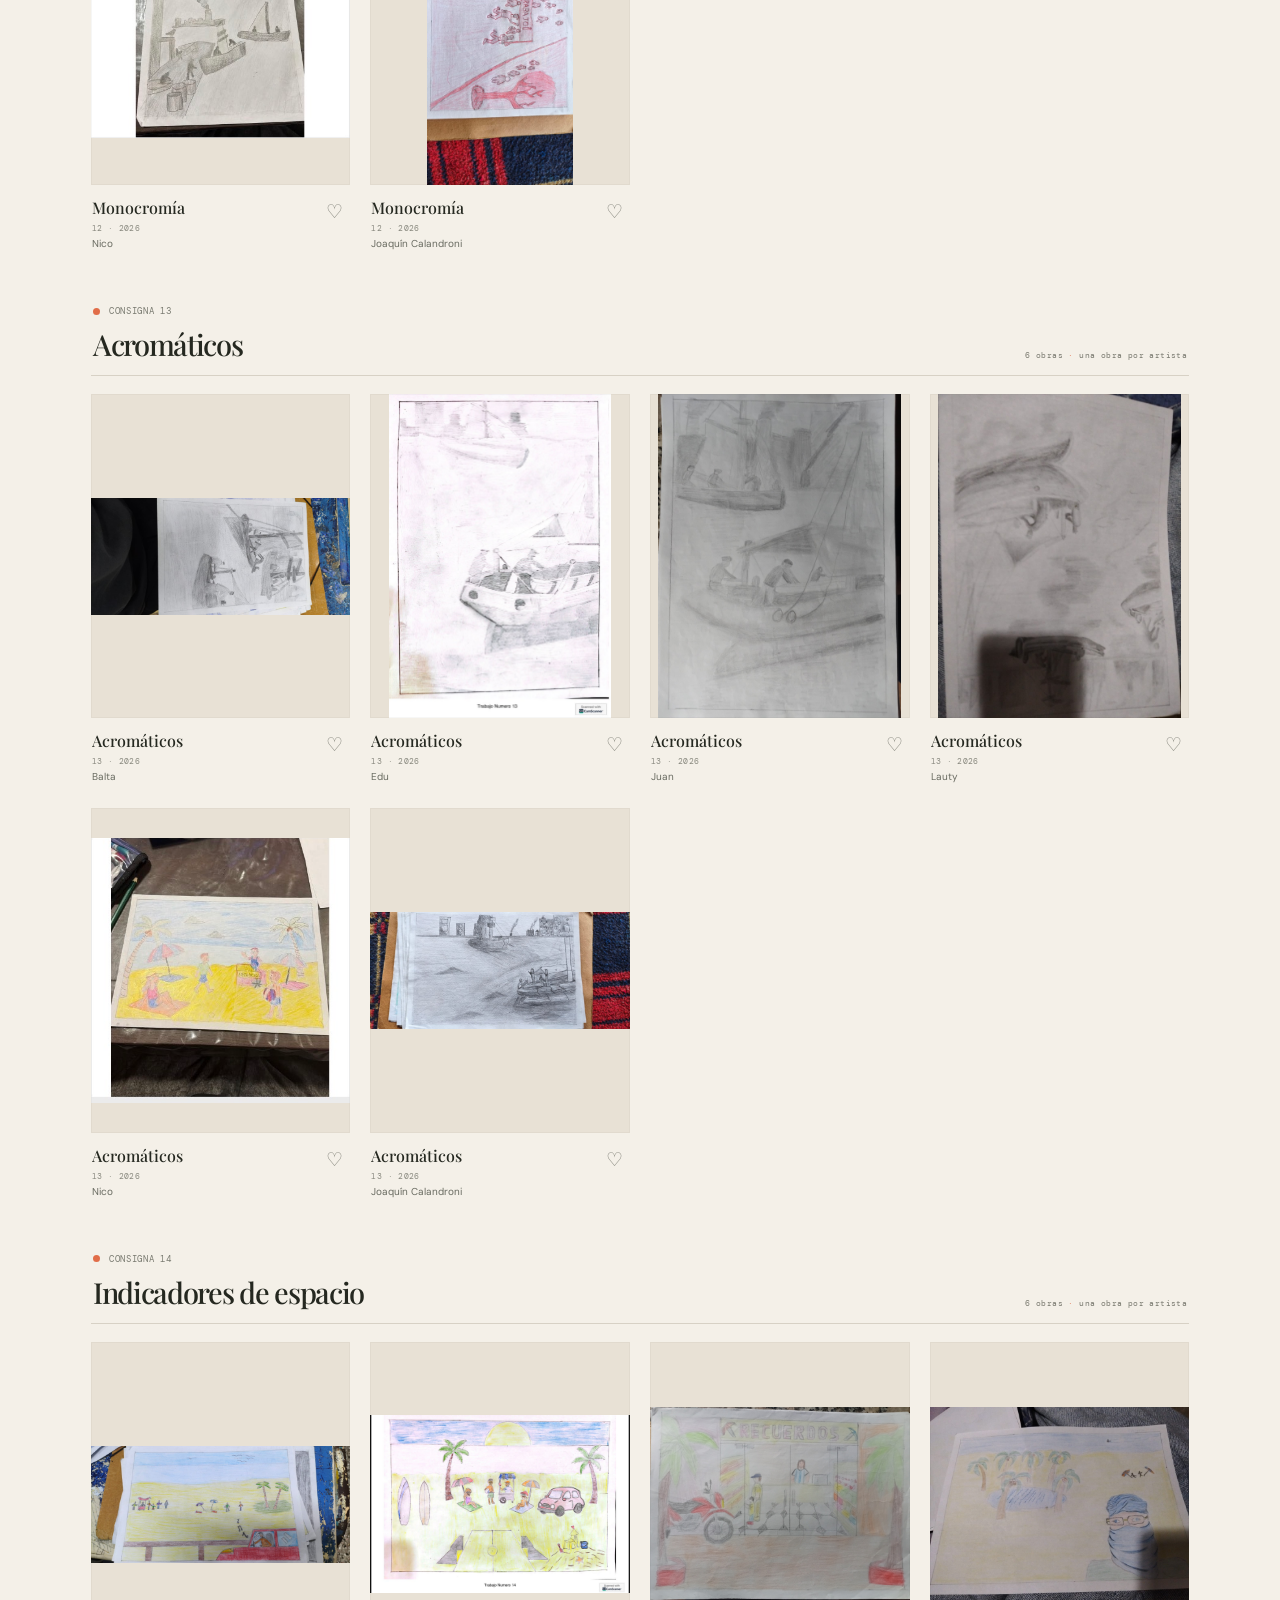
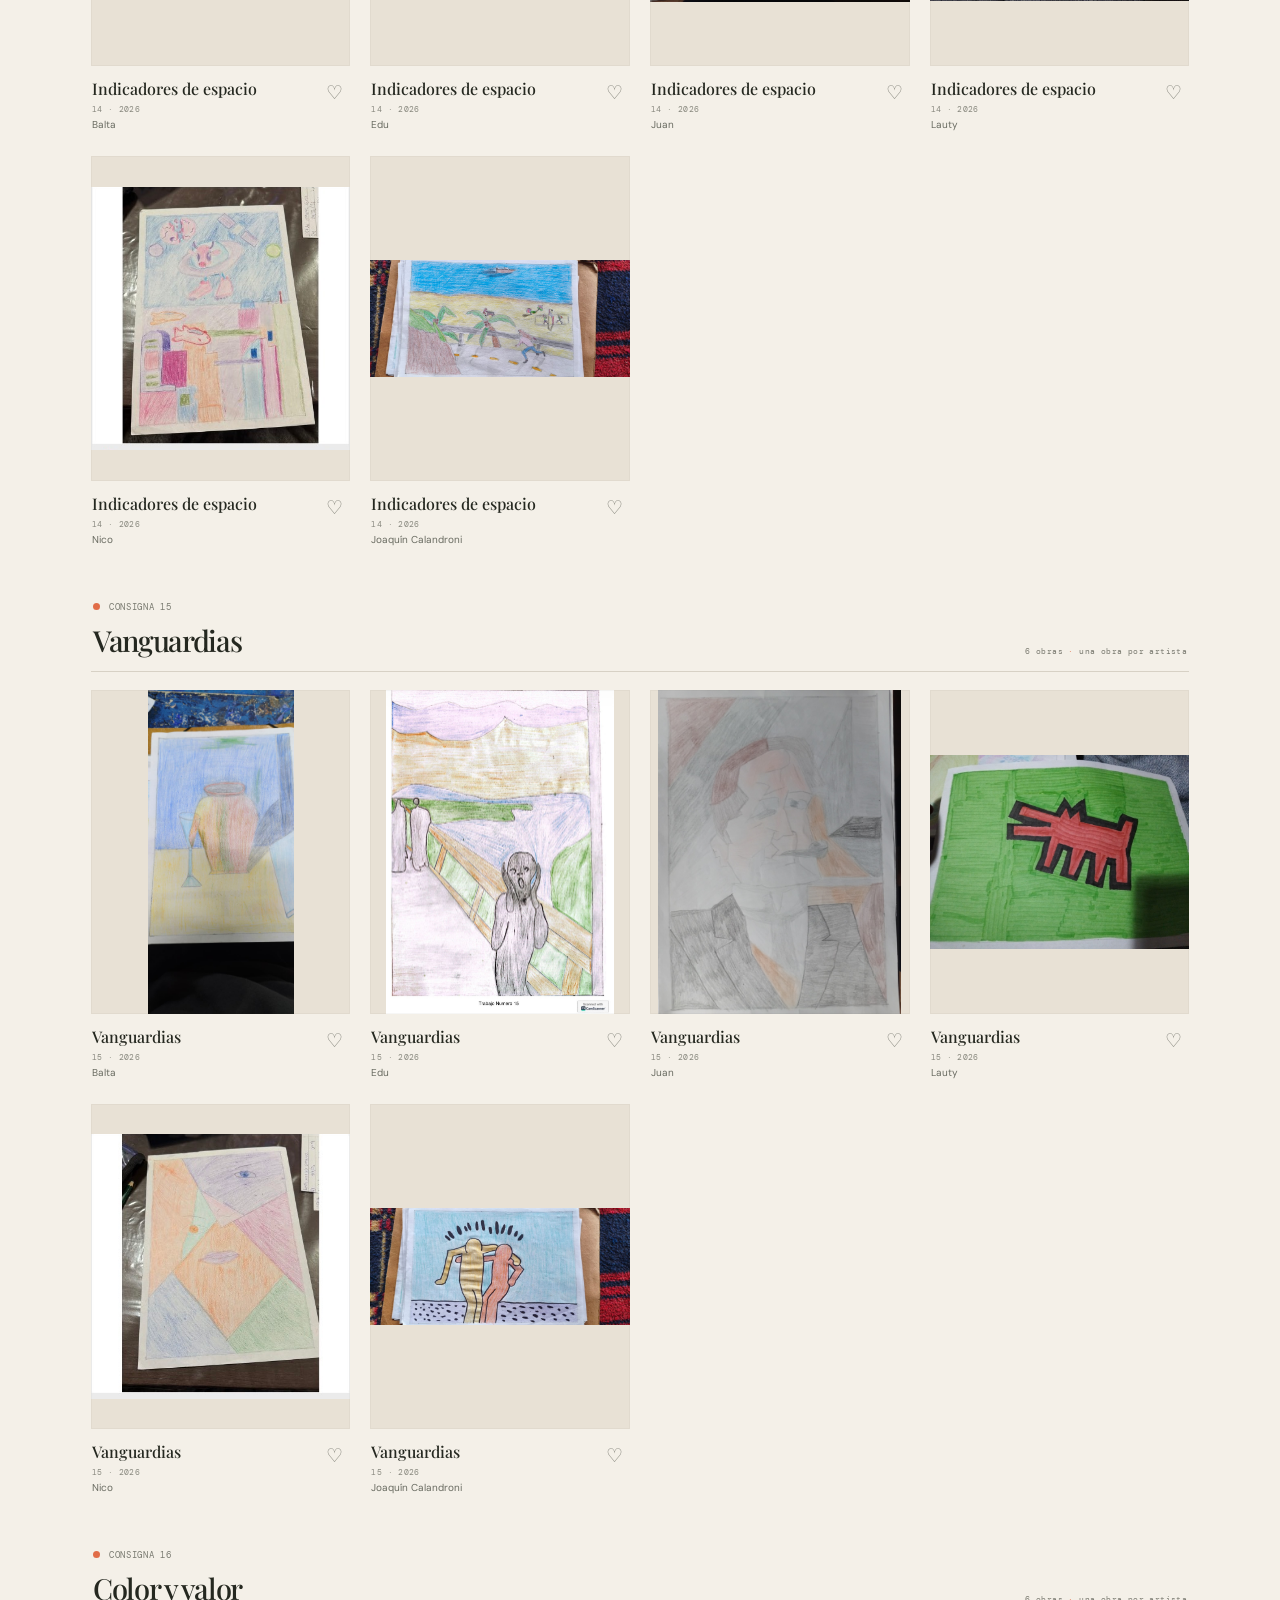
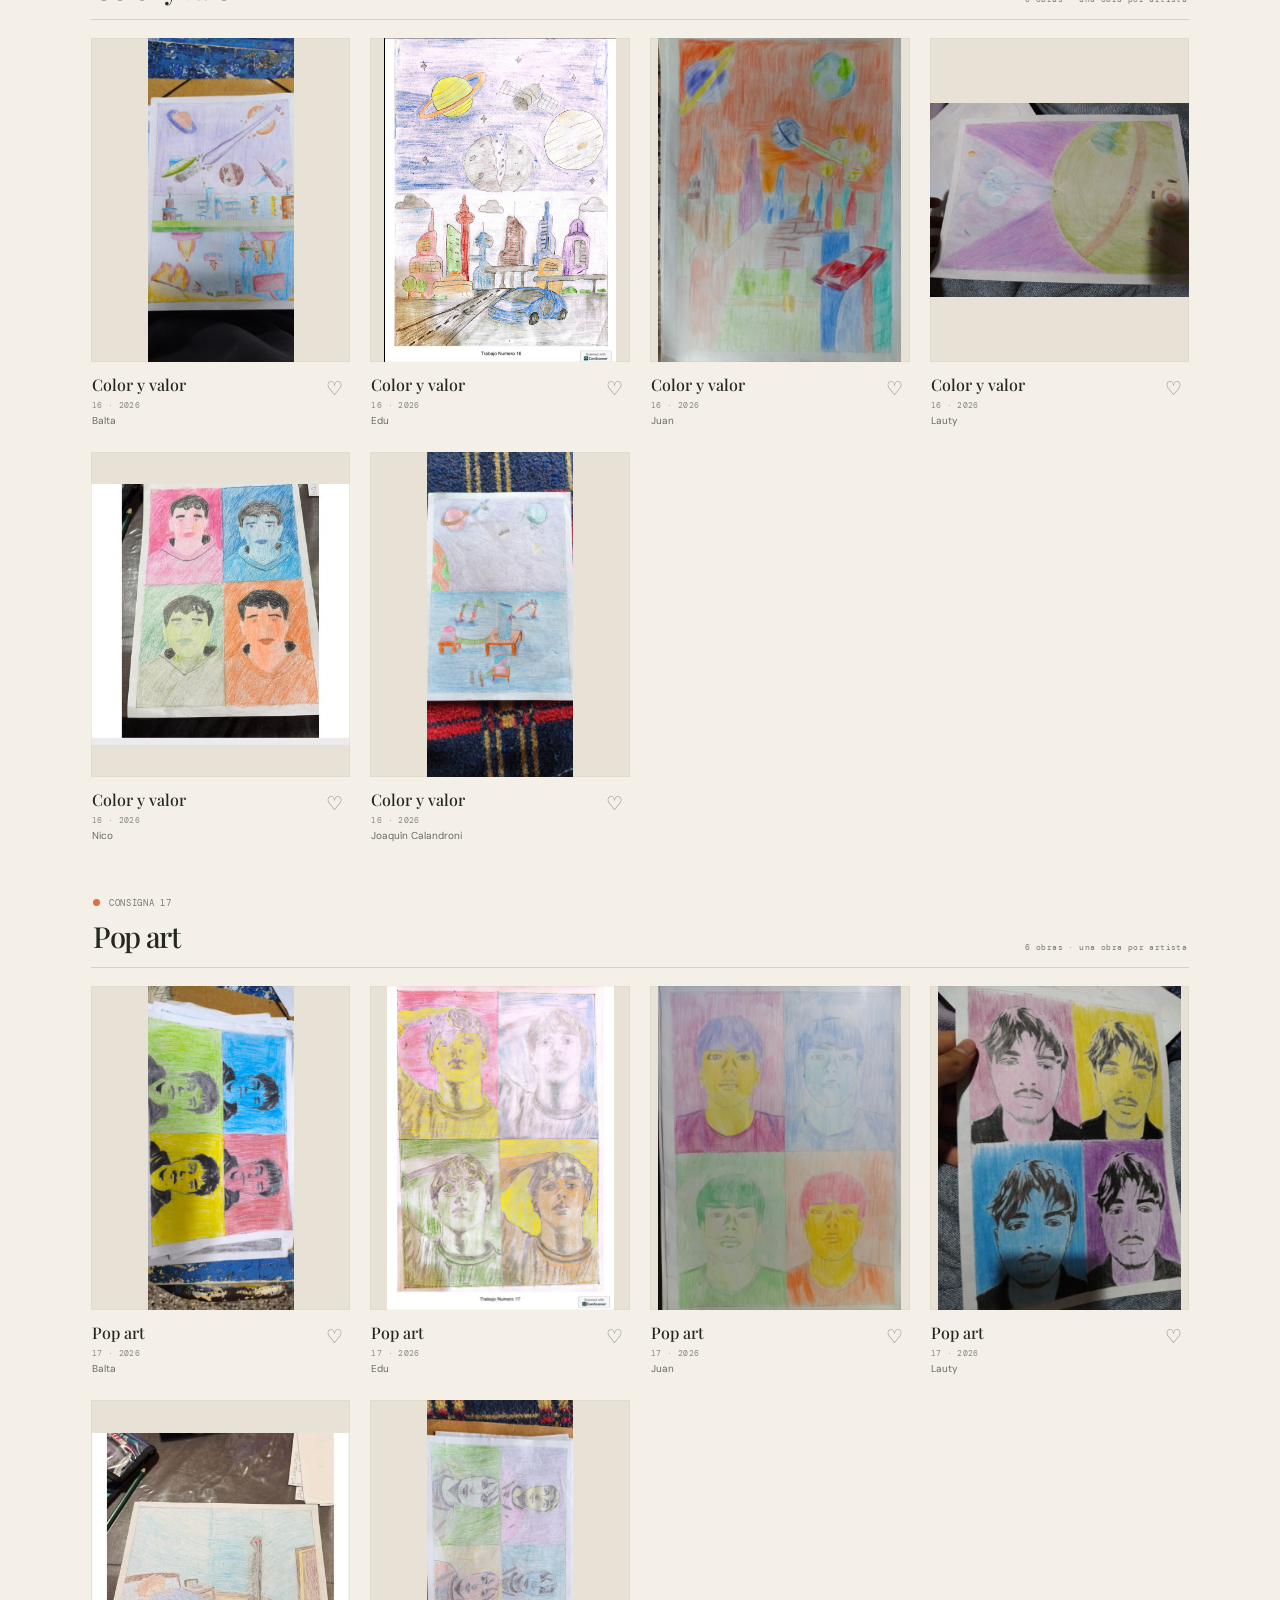
<file: galeria/index.html>
<!doctype html>
<html lang="es">
  <head>
    <meta charset="utf-8">
    <meta name="viewport" content="width=device-width, initial-scale=1">
    <meta name="theme-color" content="#f4f0e8">
    <meta name="description" content="Una muestra colectiva de arte joven: seis artistas, 17 consignas y muchas maneras de mirar.">
    <title>Otra forma de mirar — muestra colectiva</title>
    <link rel="preconnect" href="https://fonts.googleapis.com">
    <link rel="preconnect" href="https://fonts.gstatic.com" crossorigin>
    <link href="https://fonts.googleapis.com/css2?family=DM+Mono:wght@400;500&family=DM+Sans:wght@400;500;600;700&family=Playfair+Display:ital,wght@0,500;0,600;1,500;1,600&display=swap" rel="stylesheet">
    <link rel="stylesheet" href="styles.css">
    <script src="app.js" defer></script>
  </head>
  <body>
    <header class="topbar">
      <a class="wordmark" href="#" aria-label="Otra forma de mirar, inicio">
        <span class="wordmark-symbol" aria-hidden="true">o.</span>
        <span>OTRA FORMA<br>DE MIRAR</span>
      </a>
      <nav class="topnav" aria-label="Navegación principal">
        <a class="nav-link nav-link-active" href="#coleccion">La colección</a>
        <a class="nav-link" href="#acerca">El proyecto</a>
        <a class="nav-link" href="../README.html#lexico-tecnico">Parte teórica</a>
      </nav>
      <a class="topbar-cta" href="#coleccion">EXPLORAR OBRAS <span aria-hidden="true">↗</span></a>
    </header>

    <main>
      <section class="hero" aria-labelledby="hero-title">
        <div class="hero-copy">
          <p class="eyebrow"><span class="eyebrow-dot"></span> UNA MUESTRA COLECTIVA · EDICIÓN 01</p>
          <h1 id="hero-title">El mundo,<br>visto <em>a nuestra</em><br><span class="last-line">manera<span class="hero-period">.</span></span></h1>
          <div class="hero-bottom">
            <p class="hero-description">Seis artistas, 17 consignas y muchas formas distintas de resolverlas. Mirá cómo cada mirada transforma una misma idea.</p>
            <a class="round-link" href="#coleccion" aria-label="Bajar a la colección">↓</a>
          </div>
        </div>
        <div class="hero-art" aria-label="Collage de obras de muestra">
          <div class="hero-art-frame hero-frame-main"><img id="hero-main-art" alt="Obra de la muestra"></div>
          <div class="hero-art-frame hero-frame-secondary"><img id="hero-secondary-art" alt="Obra de la muestra"></div>
          <div class="hero-art-frame hero-frame-tertiary"><img id="hero-tertiary-art" alt="Obra de la muestra"></div>
          <span class="hero-sticker" aria-hidden="true">HECHO<br>POR<br>NOSOTROS <span>✳</span></span>
          <p class="hero-caption">01 — UNA MIRADA, MIL MUNDOS</p>
          <span class="hero-index" aria-hidden="true">2025—26</span>
        </div>
        <div class="hero-footnote"><span>ARTE JOVEN, SIN FILTROS</span><span>DESLIZÁ Y DESCUBRÍ <span aria-hidden="true">↓</span></span></div>
      </section>

      <section class="collection" id="coleccion" aria-labelledby="collection-title">
        <div class="section-heading">
          <div>
            <p class="eyebrow"><span class="eyebrow-dot"></span> EL ARCHIVO COLECTIVO</p>
            <h2 id="collection-title">Todas las <em>miradas.</em></h2>
          </div>
          <p class="section-note">17 consignas compartidas.<br>Hasta 6 miradas por consigna.</p>
        </div>

        <div class="collection-toolbar">
          <div class="filter-chips" role="group" aria-label="Filtrar por artista">
            <button class="filter-chip is-active" data-artist="Todos" type="button" aria-pressed="true">Todos <span data-count></span></button>
            <button class="filter-chip" data-artist="Balta" type="button" aria-pressed="false">Balta <span data-count></span></button>
            <button class="filter-chip" data-artist="Edu" type="button" aria-pressed="false">Edu <span data-count></span></button>
            <button class="filter-chip" data-artist="Juan" type="button" aria-pressed="false">Juan <span data-count></span></button>
            <button class="filter-chip" data-artist="Lauty" type="button" aria-pressed="false">Lauty <span data-count></span></button>
            <button class="filter-chip" data-artist="Nico" type="button" aria-pressed="false">Nico <span data-count></span></button>
            <button class="filter-chip" data-artist="Joaquín Calandroni" type="button" aria-pressed="false">Joaquín Calandroni <span data-count></span></button>
          </div>
          <div class="toolbar-actions">
            <label class="search-box">
              <span class="sr-only">Buscar obras o artistas</span>
              <svg viewBox="0 0 20 20" aria-hidden="true"><circle cx="8.7" cy="8.7" r="5.6"></circle><path d="m13 13 4 4"></path></svg>
              <input id="search-input" type="search" placeholder="Buscar obra o artista..." autocomplete="off">
            </label>
            <button class="favorites-toggle" id="favorites-toggle" type="button" aria-pressed="false"><span aria-hidden="true">♡</span> Favoritas <span class="favorite-count" id="favorite-count">0</span></button>
            <label class="sort-select-wrap">
              <span class="sr-only">Ordenar obras</span>
              <select id="sort-select" aria-label="Ordenar obras">
                <option value="curated">Orden: consignas</option>
                <option value="artist">Artistas: A–Z</option>
              </select>
            </label>
          </div>
        </div>

        <div class="results-line" aria-live="polite">
          <p id="results-count">101 obras para descubrir</p>
          <span>TOCÁ UNA OBRA PARA VERLA DE CERCA <span aria-hidden="true">↗</span></span>
        </div>

        <div class="prompt-groups" id="prompt-groups" aria-live="polite"></div>
        <div class="empty-state" id="empty-state" hidden>
          <span aria-hidden="true">◌</span>
          <h3>Por acá todavía no hay obras.</h3>
          <p>Probá con otra búsqueda o cambiá los filtros.</p>
          <button type="button" id="clear-filters">Ver toda la colección</button>
        </div>
        <div class="collection-end"><span>— FIN DEL RECORRIDO —</span><span>17 CONSIGNAS · 6 ARTISTAS ✳</span></div>
      </section>

      <section class="about" id="acerca">
        <div class="about-mark" aria-hidden="true">o.</div>
        <div class="about-copy">
          <p class="eyebrow"><span class="eyebrow-dot"></span> UN PROYECTO HECHO ENTRE TODOS</p>
          <h2>Un montón de voces.<br><em>Un mismo lugar.</em></h2>
          <p>Seis artistas respondieron a las mismas 17 consignas. Cada sección reúne sus trabajos para que puedas descubrir, lado a lado, las distintas formas de interpretar una misma idea.</p>
        </div>
        <div class="about-side"><span>101</span><p>OBRAS<br>PARA EXPLORAR</p><span class="about-star" aria-hidden="true">✳</span></div>
      </section>
    </main>

    <footer class="footer">
      <a class="wordmark footer-wordmark" href="#"><span class="wordmark-symbol" aria-hidden="true">o.</span><span>OTRA FORMA<br>DE MIRAR</span></a>
      <span>UNA GALERÍA DE NUESTRA COMUNIDAD</span>
      <a href="#coleccion">VOLVER ARRIBA ↑</a>
    </footer>

    <dialog class="art-dialog" id="art-dialog" aria-labelledby="dialog-title">
      <button class="dialog-close" id="dialog-close" type="button" aria-label="Cerrar">×</button>
      <button class="dialog-arrow dialog-prev" id="dialog-prev" type="button" aria-label="Obra anterior">←</button>
      <div class="dialog-image-wrap"><img id="dialog-image" alt=""></div>
      <div class="dialog-info">
        <p class="eyebrow" id="dialog-category"></p>
        <h2 id="dialog-title"></h2>
        <p class="dialog-artist" id="dialog-artist"></p>
        <p class="dialog-description" id="dialog-description"></p>
        <button class="dialog-favorite" id="dialog-favorite" type="button"></button>
        <span class="dialog-position" id="dialog-position"></span>
      </div>
      <button class="dialog-arrow dialog-next" id="dialog-next" type="button" aria-label="Obra siguiente">→</button>
    </dialog>
  </body>
</html>
</file>
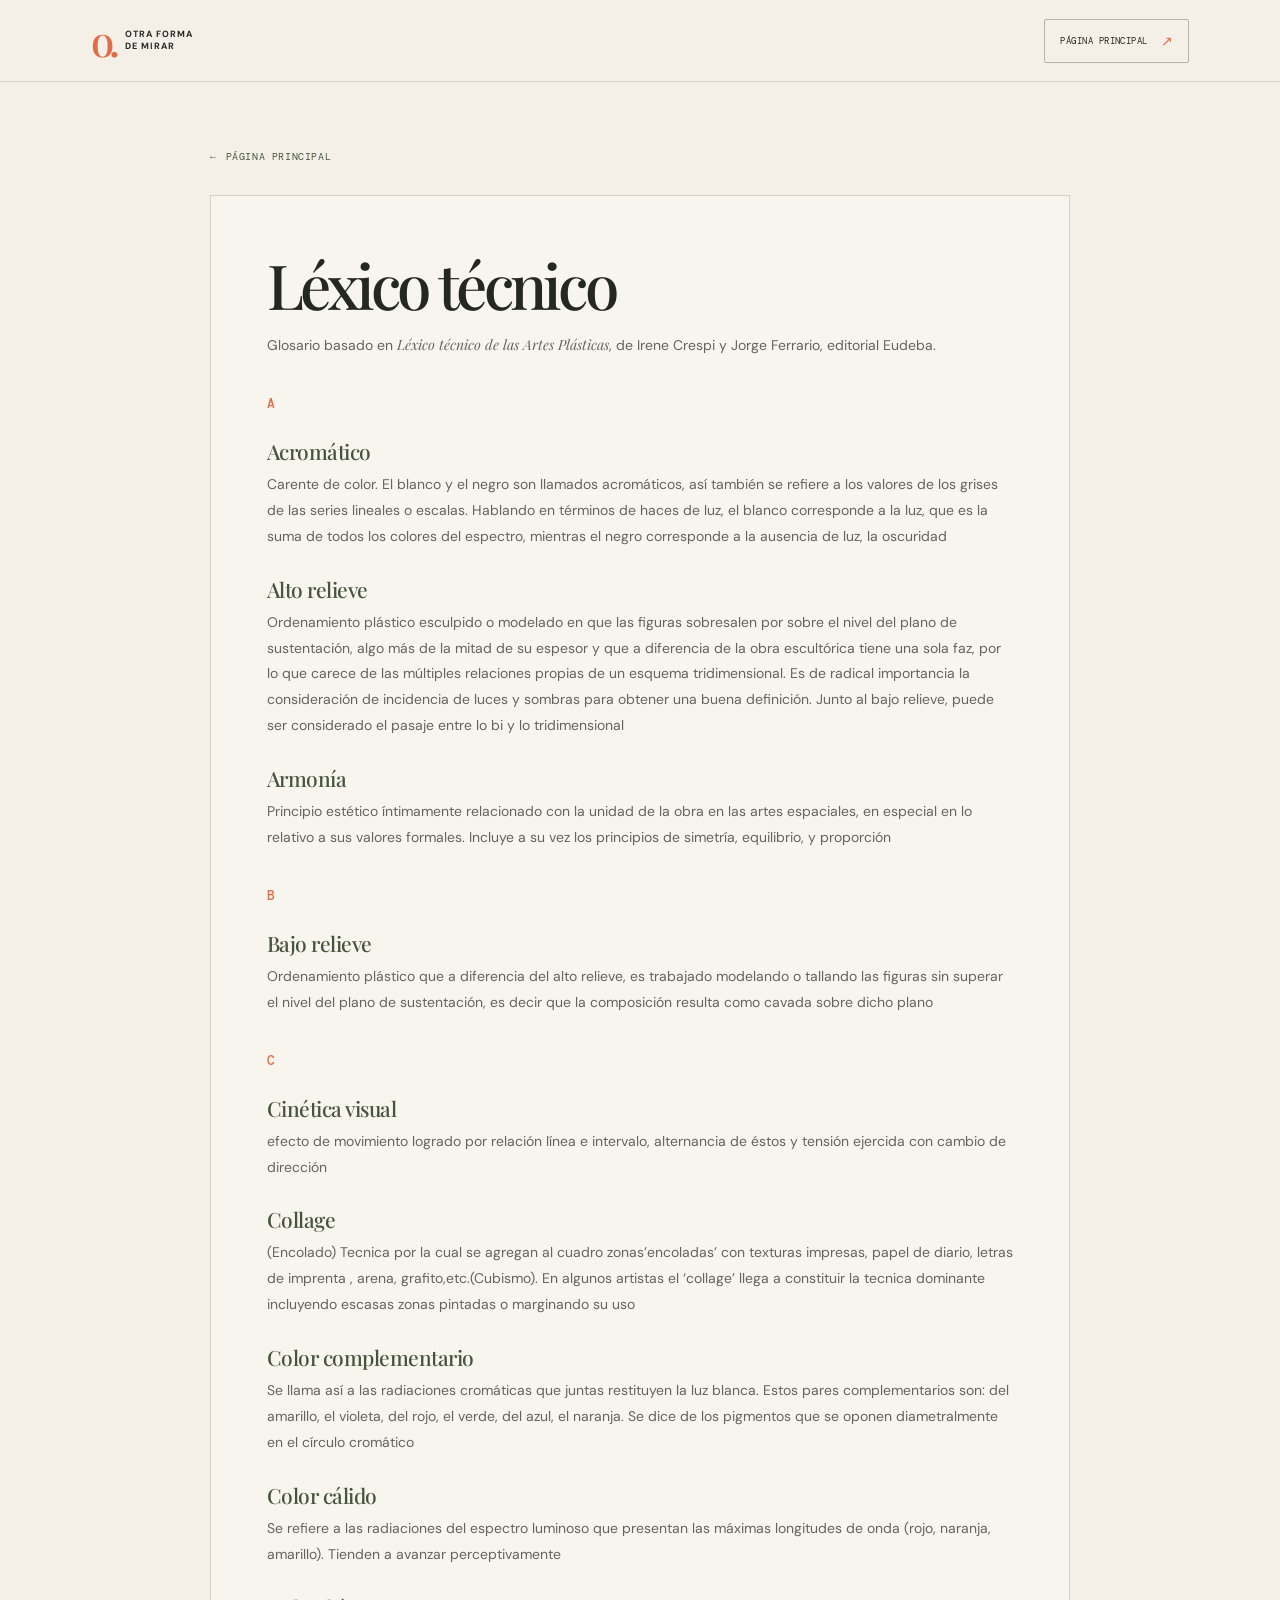
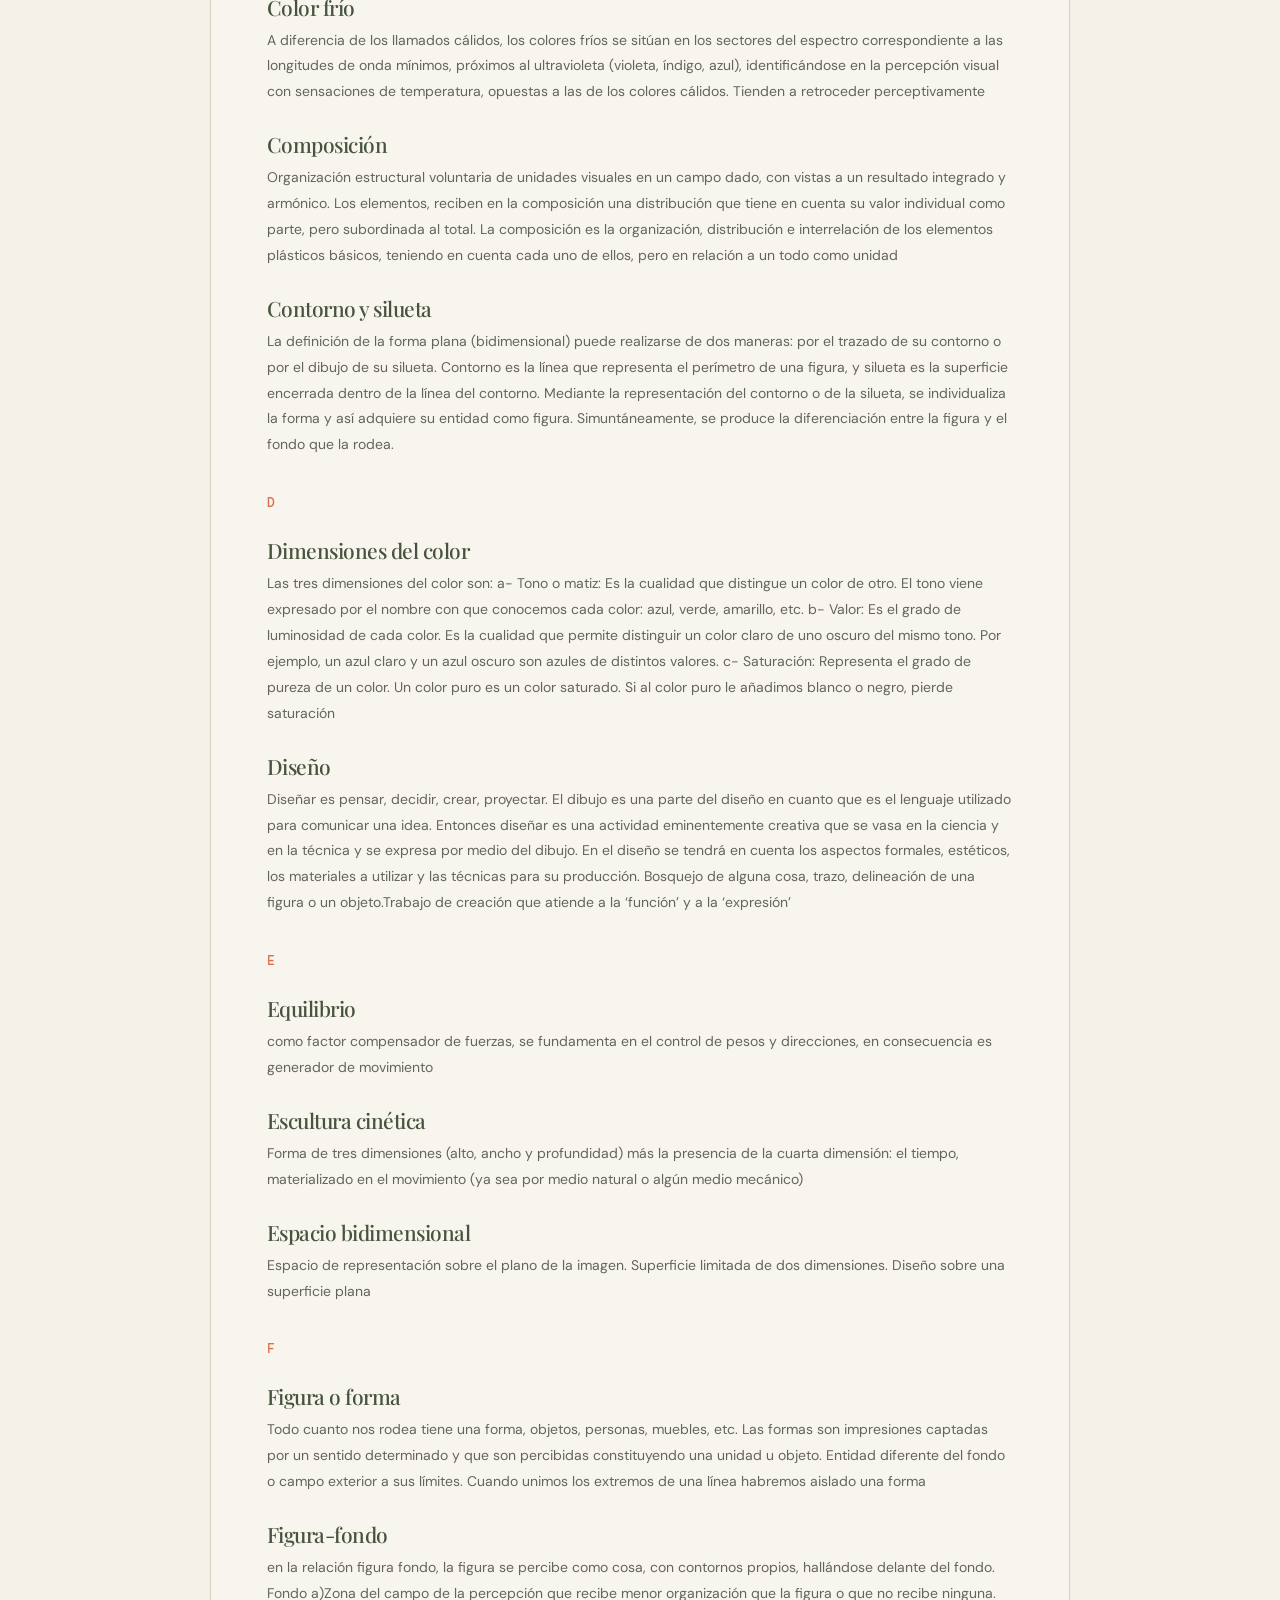
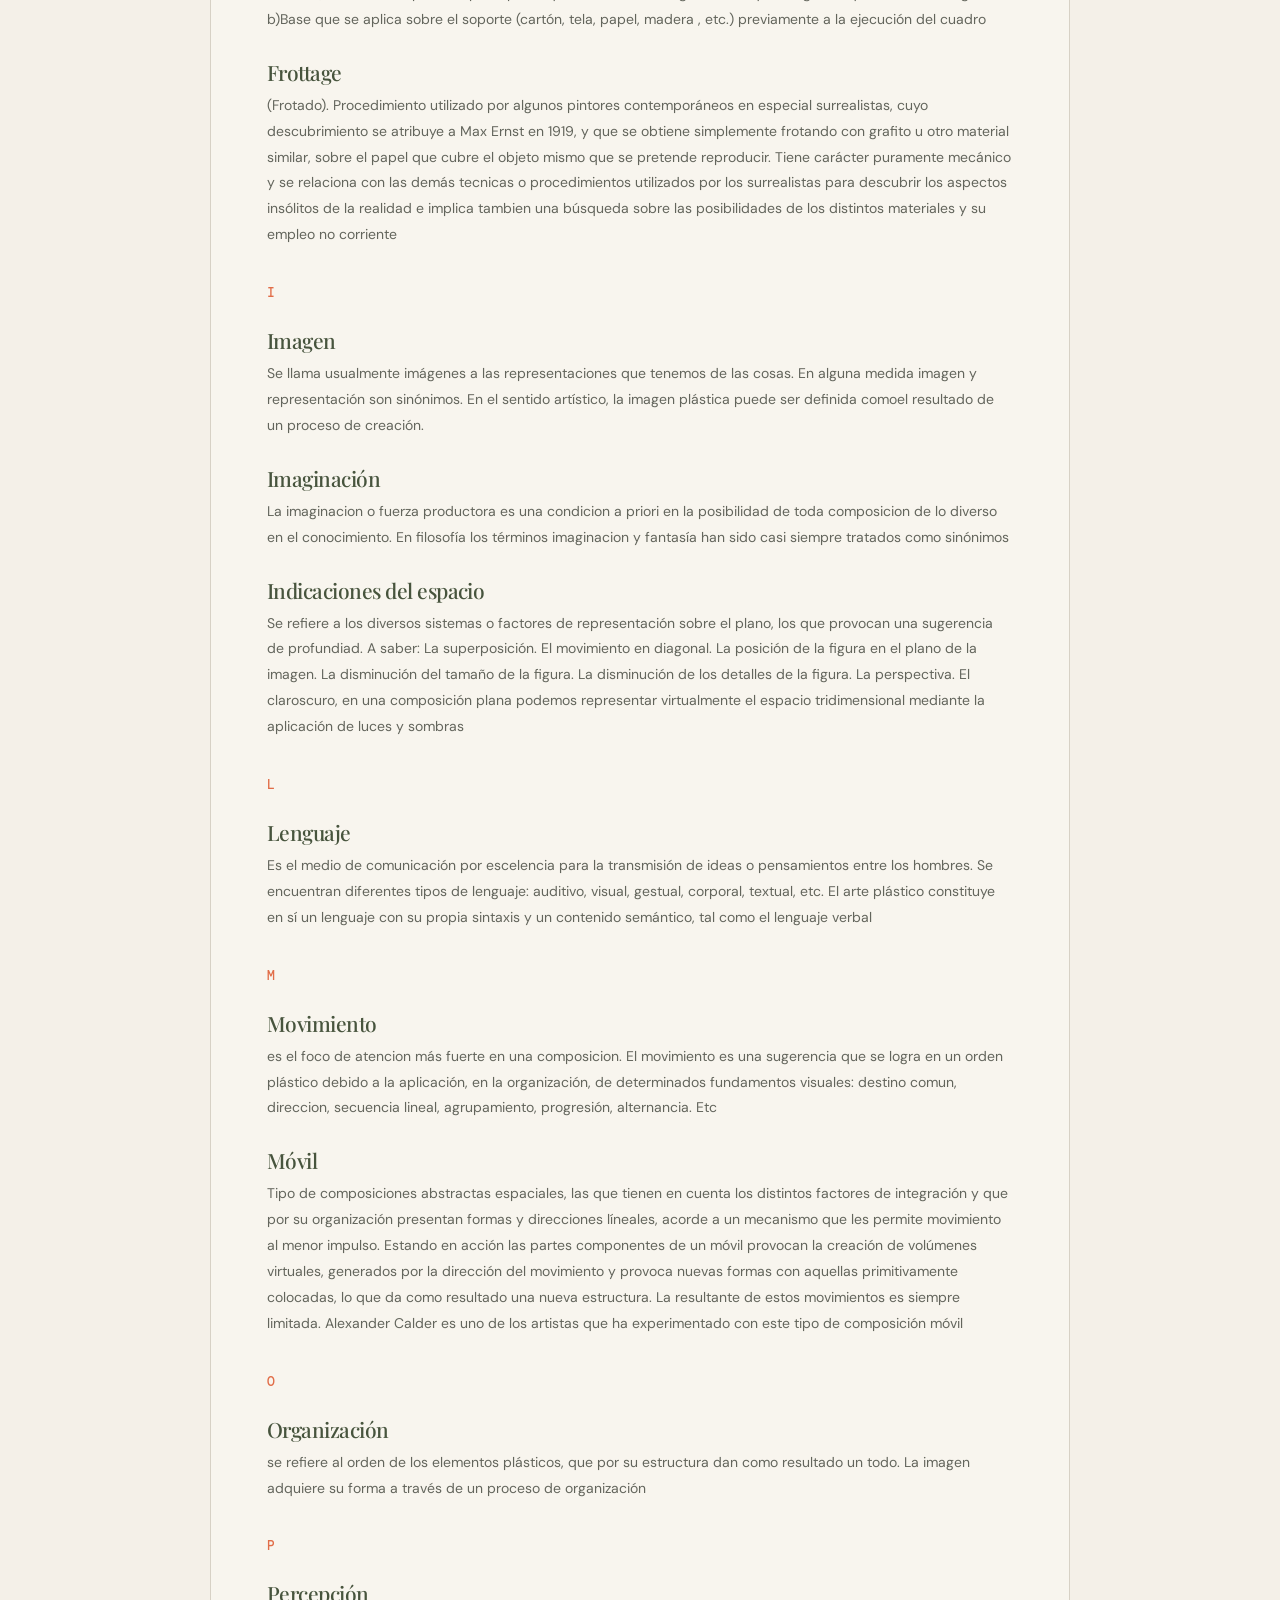
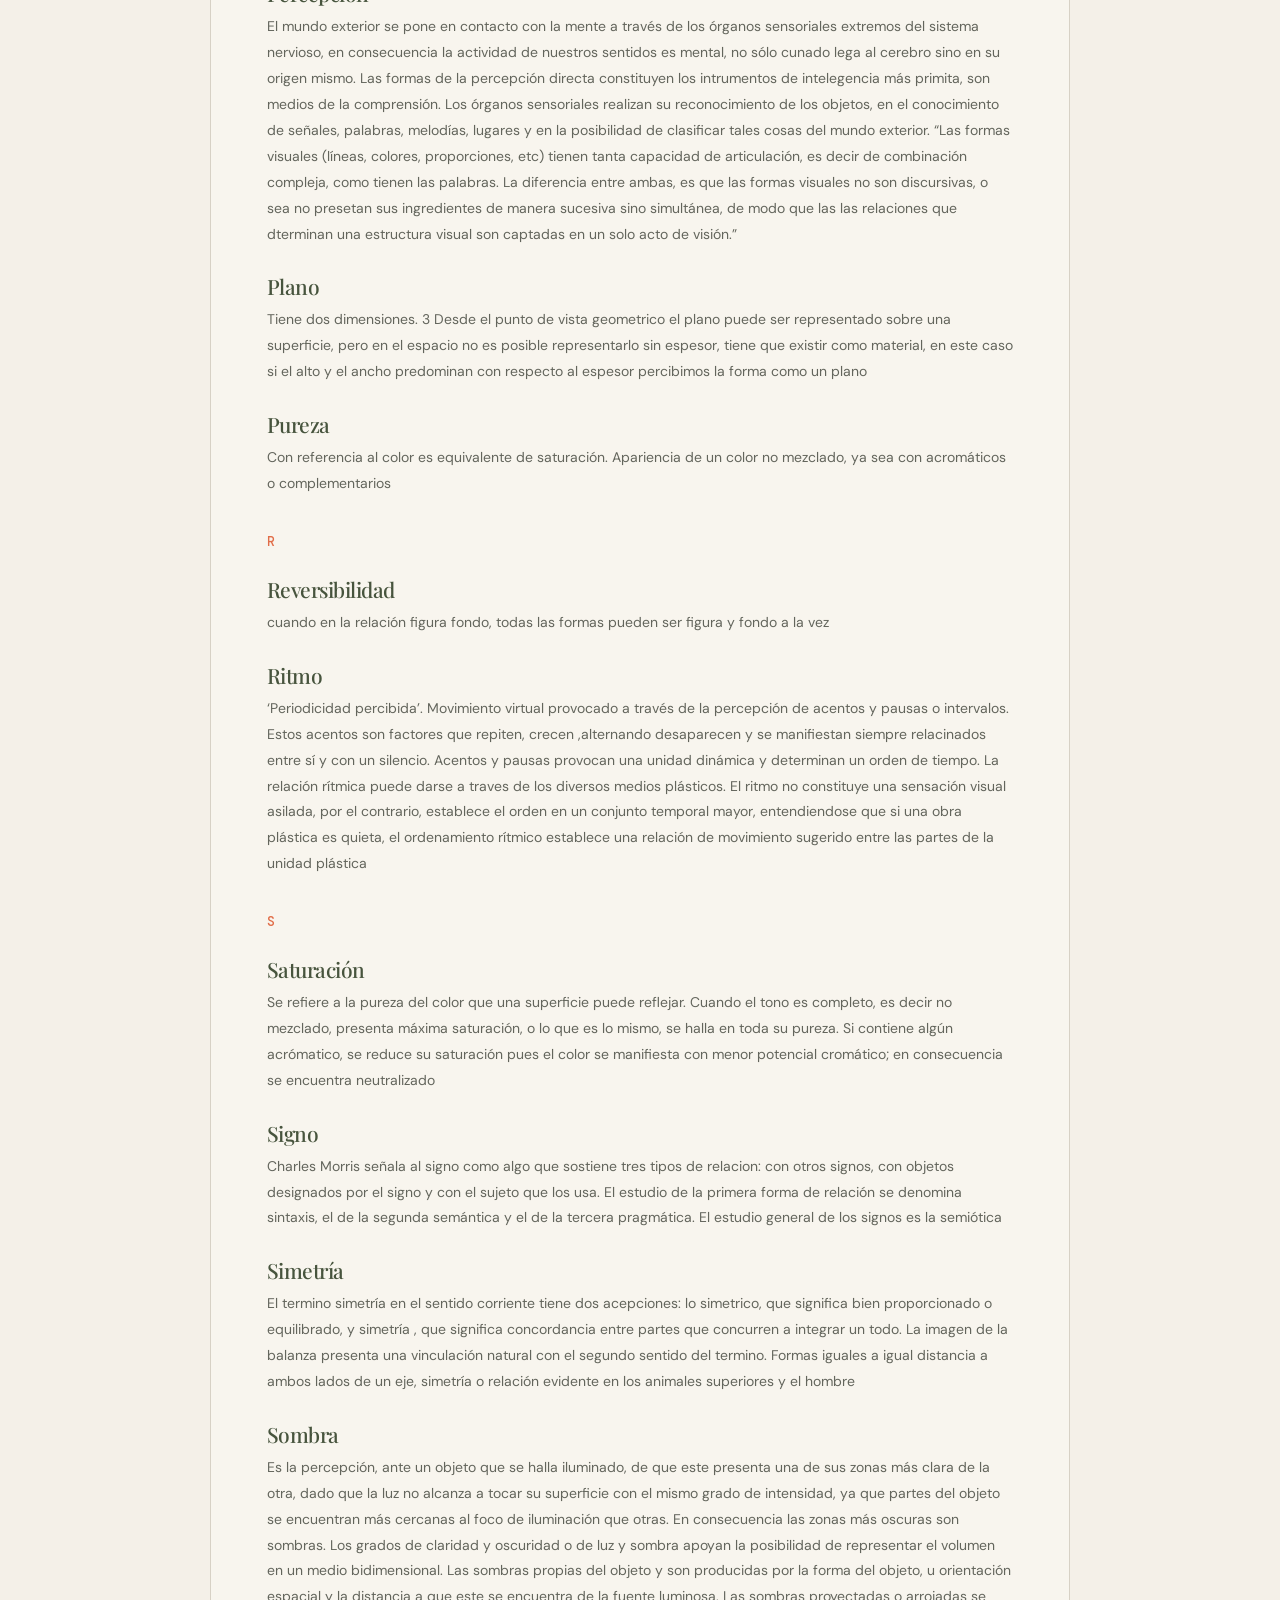
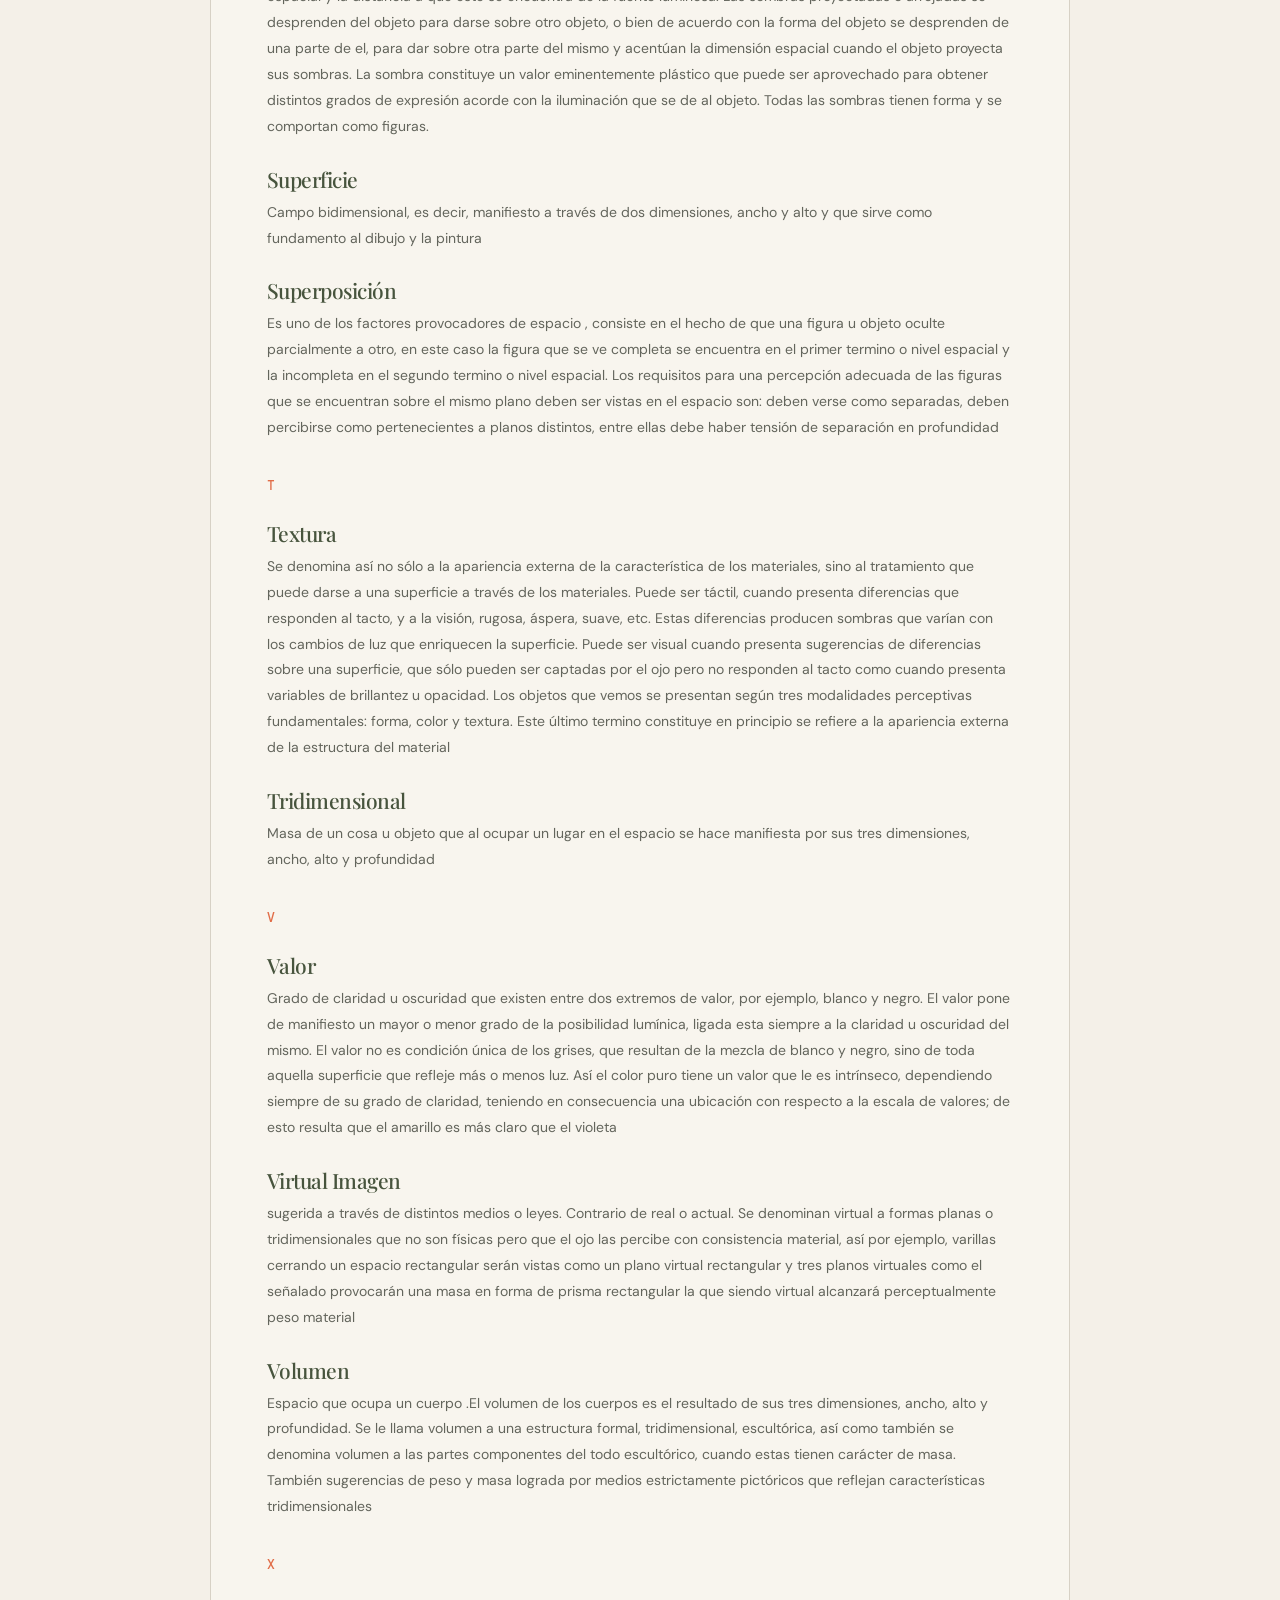
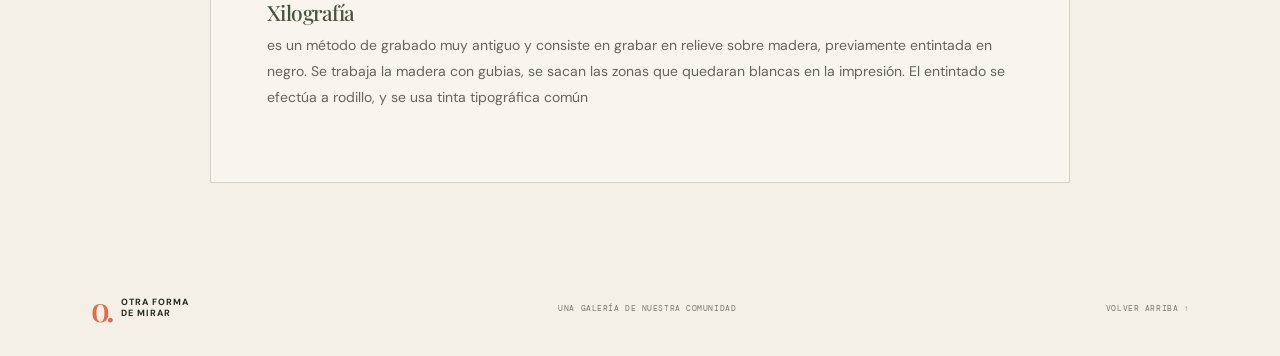
<file: README.html>
﻿<!doctype html>
<html lang="es">
  <head>
    <meta charset="utf-8">
    <meta name="viewport" content="width=device-width, initial-scale=1">
    <meta name="theme-color" content="#f4f0e8">
    <title>Léxico técnico — Otra forma de mirar</title>
    <link rel="preconnect" href="https://fonts.googleapis.com">
    <link rel="preconnect" href="https://fonts.gstatic.com" crossorigin>
    <link href="https://fonts.googleapis.com/css2?family=DM+Mono:wght@400;500&family=DM+Sans:wght@400;500;600;700&family=Playfair+Display:ital,wght@0,500;0,600;1,500;1,600&display=swap" rel="stylesheet">
    <link rel="stylesheet" href="galeria/styles.css">
  </head>
  <body id="top" class="document-page">
    <header class="topbar">
      <a class="wordmark" href="galeria/index.html" aria-label="Ir a la página principal">
        <span class="wordmark-symbol" aria-hidden="true">o.</span>
        <span>OTRA FORMA<br>DE MIRAR</span>
      </a>
      <a class="topbar-cta" href="galeria/index.html">PÁGINA PRINCIPAL <span aria-hidden="true">↗</span></a>
    </header>
    <main class="document-main">
      <a class="document-back" href="galeria/index.html"><span aria-hidden="true">←</span> PÁGINA PRINCIPAL</a>
      <article class="document-content">
<h1 id="lexico-tecnico">L&#233;xico t&#233;cnico</h1>
<p>Glosario basado en <em>L&#233;xico t&#233;cnico de las Artes Pl&#225;sticas</em>, de Irene Crespi y Jorge Ferrario, editorial Eudeba.</p>
<h3>A</h3>
<h4>Acrom&#225;tico</h4>
<p>Carente de color. El blanco y el negro son llamados acrom&#225;ticos, as&#237; tambi&#233;n se refiere a  los valores de los grises de las series lineales o escalas. Hablando en t&#233;rminos de haces de luz, el blanco corresponde a la luz, que es la suma de todos los colores del espectro, mientras el negro corresponde a la ausencia de luz, la oscuridad</p>
<h4>Alto relieve</h4>
<p>Ordenamiento pl&#225;stico esculpido o modelado en que las figuras sobresalen por sobre el nivel del plano de sustentaci&#243;n, algo m&#225;s de la mitad de su espesor y que a diferencia de la obra escult&#243;rica tiene una sola faz, por lo que carece de las m&#250;ltiples relaciones propias de un esquema  tridimensional. Es de radical importancia la consideraci&#243;n de incidencia de luces y sombras para obtener una buena definici&#243;n. Junto al bajo relieve, puede ser considerado el pasaje entre lo bi y lo tridimensional</p>
<h4>Armon&#237;a</h4>
<p>Principio est&#233;tico &#237;ntimamente relacionado con la unidad de la obra en las artes espaciales, en especial en lo relativo a sus valores formales. Incluye a su vez los principios de simetr&#237;a, equilibrio, y proporci&#243;n</p>
<h3>B</h3>
<h4>Bajo relieve</h4>
<p>Ordenamiento pl&#225;stico que a diferencia del alto relieve, es trabajado modelando o tallando las figuras sin superar el nivel del plano de sustentaci&#243;n, es decir que la composici&#243;n resulta como cavada sobre dicho plano</p>
<h3>C</h3>
<h4>Cin&#233;tica visual</h4>
<p>efecto de movimiento logrado por relaci&#243;n l&#237;nea e intervalo, alternancia de &#233;stos y tensi&#243;n ejercida con cambio de direcci&#243;n</p>
<h4>Collage</h4>
<p>(Encolado) Tecnica por la cual  se agregan al cuadro zonas’encoladas’ con texturas impresas, papel de diario, letras  de imprenta , arena, grafito,etc.(Cubismo). En algunos artistas el ‘collage’ llega a constituir la tecnica dominante incluyendo escasas zonas pintadas o marginando su uso</p>
<h4>Color complementario</h4>
<p>Se llama as&#237; a las radiaciones crom&#225;ticas que juntas restituyen la luz blanca. Estos pares complementarios son: del amarillo, el violeta, del rojo, el verde, del azul, el naranja. Se dice de los pigmentos que se oponen  diametralmente en el c&#237;rculo crom&#225;tico</p>
<h4>Color c&#225;lido</h4>
<p>Se refiere a las radiaciones del espectro luminoso que presentan las m&#225;ximas longitudes de onda (rojo, naranja, amarillo). Tienden a avanzar perceptivamente</p>
<h4>Color fr&#237;o</h4>
<p>A diferencia de los llamados c&#225;lidos, los colores fr&#237;os se sit&#250;an en los sectores del espectro correspondiente a las longitudes de onda m&#237;nimos, pr&#243;ximos al ultravioleta (violeta, &#237;ndigo, azul), identific&#225;ndose en la percepci&#243;n visual con sensaciones de temperatura, opuestas a las de los colores c&#225;lidos. Tienden a retroceder perceptivamente</p>
<h4>Composici&#243;n</h4>
<p>Organizaci&#243;n estructural  voluntaria de  unidades visuales en un campo dado,  con vistas a un resultado integrado y arm&#243;nico. Los elementos, reciben en la  composici&#243;n una distribuci&#243;n que tiene en cuenta su valor individual como parte, pero  subordinada al total. La composici&#243;n es la organizaci&#243;n, distribuci&#243;n e interrelaci&#243;n de los elementos pl&#225;sticos b&#225;sicos, teniendo en cuenta cada uno de ellos, pero en relaci&#243;n a un todo como unidad</p>
<h4>Contorno y silueta</h4>
<p>La definici&#243;n de la forma plana (bidimensional) puede realizarse de dos maneras: por el trazado de su contorno o por el dibujo de su silueta. Contorno es la l&#237;nea que representa el per&#237;metro de una figura, y silueta es la superficie encerrada dentro de la l&#237;nea del contorno. Mediante la representaci&#243;n del contorno o de la silueta, se individualiza la forma y as&#237; adquiere su entidad como figura. Simunt&#225;neamente, se produce la diferenciaci&#243;n entre la figura y el fondo que la rodea.</p>
<h3>D</h3>
<h4>Dimensiones del color</h4>
<p>Las tres dimensiones del color son: a- Tono o matiz: Es la cualidad que distingue un color de otro. El tono viene expresado por el nombre con que conocemos cada color: azul, verde, amarillo, etc. b- Valor: Es el grado de luminosidad de cada color. Es la cualidad que permite distinguir un color claro de uno oscuro del mismo tono. Por ejemplo, un azul claro y un azul oscuro son azules de distintos valores. c- Saturaci&#243;n: Representa el grado de pureza de un color. Un color puro es un color saturado. Si al color puro le a&#241;adimos blanco o negro, pierde saturaci&#243;n</p>
<h4>Dise&#241;o</h4>
<p>Dise&#241;ar es pensar, decidir, crear, proyectar. El dibujo es una parte del dise&#241;o en cuanto que es el lenguaje utilizado para comunicar una idea. Entonces dise&#241;ar es una actividad eminentemente creativa que se vasa en la ciencia y en la t&#233;cnica y se expresa por medio del dibujo. En el dise&#241;o se tendr&#225; en cuenta los aspectos formales, est&#233;ticos, los materiales a utilizar y las t&#233;cnicas para su producci&#243;n. Bosquejo de alguna  cosa, trazo, delineaci&#243;n de una figura o un objeto.Trabajo de creaci&#243;n que atiende a la ‘funci&#243;n’ y a la ‘expresi&#243;n’</p>
<h3>E</h3>
<h4>Equilibrio</h4>
<p>como factor compensador de fuerzas, se fundamenta en el control de pesos y direcciones, en consecuencia es generador de movimiento</p>
<h4>Escultura cin&#233;tica</h4>
<p>Forma de tres dimensiones (alto, ancho y profundidad) m&#225;s la presencia de la cuarta dimensi&#243;n: el tiempo, materializado en el movimiento (ya sea por medio natural o alg&#250;n medio mec&#225;nico)</p>
<h4>Espacio bidimensional</h4>
<p>Espacio de representaci&#243;n sobre el plano de la imagen. Superficie limitada de dos dimensiones. Dise&#241;o sobre una superficie plana</p>
<h3>F</h3>
<h4>Figura o forma</h4>
<p>Todo cuanto nos rodea tiene una forma, objetos, personas, muebles, etc. Las formas son impresiones captadas por un sentido determinado y que son percibidas  constituyendo una unidad u objeto. Entidad diferente del fondo o campo exterior a sus l&#237;mites. Cuando unimos los extremos de una l&#237;nea habremos aislado una forma</p>
<h4>Figura-fondo</h4>
<p>en la relaci&#243;n figura fondo, la figura se percibe como cosa, con contornos propios, hall&#225;ndose delante del fondo. Fondo a)Zona del campo de la percepci&#243;n que recibe menor organizaci&#243;n que la figura o que no recibe ninguna. b)Base  que se aplica sobre el soporte (cart&#243;n, tela, papel, madera , etc.) previamente a la ejecuci&#243;n del cuadro</p>
<h4>Frottage</h4>
<p>(Frotado). Procedimiento utilizado por algunos pintores contempor&#225;neos en especial surrealistas, cuyo descubrimiento se atribuye a Max Ernst en 1919, y que se obtiene simplemente frotando con grafito u otro material similar, sobre el papel que cubre el objeto mismo que se pretende reproducir. Tiene car&#225;cter puramente mec&#225;nico y se relaciona con las dem&#225;s tecnicas o procedimientos utilizados por los surrealistas para descubrir los aspectos ins&#243;litos de la realidad e implica tambien una b&#250;squeda sobre las posibilidades de los distintos materiales y su empleo no corriente</p>
<h3>I</h3>
<h4>Imagen</h4>
<p>Se llama usualmente im&#225;genes a las representaciones que tenemos de las cosas. En alguna medida imagen y representaci&#243;n son sin&#243;nimos.  En el sentido art&#237;stico, la imagen pl&#225;stica puede ser definida comoel resultado de un proceso de creaci&#243;n.</p>
<h4>Imaginaci&#243;n</h4>
<p>La imaginacion o fuerza productora es una condicion a priori en la posibilidad de toda composicion de lo diverso en el conocimiento. En filosof&#237;a los t&#233;rminos imaginacion y fantas&#237;a han sido casi siempre tratados como sin&#243;nimos</p>
<h4>Indicaciones del espacio</h4>
<p>Se  refiere a los diversos sistemas o factores de representaci&#243;n sobre el plano, los que provocan una sugerencia de  profundiad. A saber: La superposici&#243;n. El movimiento en diagonal. La posici&#243;n de la figura en el plano de la imagen. La disminuci&#243;n del tama&#241;o de la figura. La disminuci&#243;n de los detalles de la figura. La perspectiva. El claroscuro, en una composici&#243;n plana podemos representar virtualmente el espacio tridimensional mediante la aplicaci&#243;n de luces y sombras</p>
<h3>L</h3>
<h4>Lenguaje</h4>
<p>Es el medio de comunicaci&#243;n por escelencia para la transmisi&#243;n de ideas o pensamientos entre los hombres. Se encuentran diferentes tipos de lenguaje: auditivo, visual, gestual, corporal, textual, etc. El arte pl&#225;stico constituye en s&#237; un lenguaje con su propia sintaxis y un contenido sem&#225;ntico, tal como el lenguaje verbal</p>
<h3>M</h3>
<h4>Movimiento</h4>
<p>es el foco de atencion m&#225;s fuerte en una composicion. El movimiento es una sugerencia que se logra en un orden pl&#225;stico debido a la aplicaci&#243;n, en la organizaci&#243;n, de determinados fundamentos visuales: destino comun, direccion, secuencia lineal, agrupamiento, progresi&#243;n, alternancia. Etc</p>
<h4>M&#243;vil</h4>
<p>Tipo  de composiciones abstractas espaciales, las que tienen en cuenta los distintos factores de integraci&#243;n y que por su organizaci&#243;n presentan formas y direcciones l&#237;neales, acorde a un mecanismo que les permite movimiento al menor impulso. Estando en acci&#243;n las partes componentes de un m&#243;vil provocan la creaci&#243;n de vol&#250;menes virtuales, generados por la direcci&#243;n del movimiento y provoca nuevas formas con aquellas primitivamente colocadas, lo que da como resultado una nueva estructura. La resultante de estos movimientos es siempre limitada. Alexander Calder es uno de los artistas que ha experimentado con este tipo de composici&#243;n m&#243;vil</p>
<h3>O</h3>
<h4>Organizaci&#243;n</h4>
<p>se refiere al orden de los elementos pl&#225;sticos, que por su estructura dan como resultado un todo. La imagen adquiere su forma a trav&#233;s de un proceso de organizaci&#243;n</p>
<h3>P</h3>
<h4>Percepci&#243;n</h4>
<p>El mundo exterior se pone en contacto con la mente a trav&#233;s de los &#243;rganos sensoriales extremos del sistema nervioso, en consecuencia la actividad de nuestros sentidos es mental, no s&#243;lo cunado lega al cerebro sino en su origen mismo. Las formas de la percepci&#243;n directa constituyen los intrumentos de intelegencia m&#225;s primita, son medios de la comprensi&#243;n. Los &#243;rganos sensoriales realizan su reconocimiento de los objetos, en el conocimiento de se&#241;ales, palabras, melod&#237;as, lugares y en la posibilidad de clasificar tales cosas del mundo exterior. “Las formas visuales (l&#237;neas, colores, proporciones, etc) tienen tanta capacidad de articulaci&#243;n, es decir de combinaci&#243;n compleja, como tienen las palabras. La diferencia entre ambas, es que las formas visuales no son discursivas, o sea no presetan sus ingredientes de manera sucesiva sino simult&#225;nea, de modo que las las relaciones que dterminan una estructura visual son captadas en un solo acto de visi&#243;n.”</p>
<h4>Plano</h4>
<p>Tiene dos dimensiones. 3 Desde el punto de vista geometrico el plano puede ser representado sobre una superficie, pero en el espacio no es posible representarlo sin espesor, tiene que existir como material, en este caso si el alto y el ancho predominan con respecto al espesor  percibimos la forma como un plano</p>
<h4>Pureza</h4>
<p>Con referencia al color es equivalente de saturaci&#243;n. Apariencia de un color no mezclado, ya sea con acrom&#225;ticos o complementarios</p>
<h3>R</h3>
<h4>Reversibilidad</h4>
<p>cuando en la relaci&#243;n figura fondo, todas las formas pueden ser figura y fondo a la vez</p>
<h4>Ritmo</h4>
<p>‘Periodicidad percibida’. Movimiento virtual provocado a trav&#233;s de la percepci&#243;n de acentos y pausas o intervalos. Estos acentos son factores que repiten, crecen ,alternando desaparecen y se manifiestan siempre relacinados entre s&#237; y con un silencio. Acentos y pausas provocan una unidad din&#225;mica y determinan un orden de tiempo. La relaci&#243;n r&#237;tmica puede darse a traves de los diversos medios pl&#225;sticos. El ritmo no constituye una sensaci&#243;n visual asilada, por el contrario, establece el orden en un conjunto  temporal mayor, entendiendose que si una obra pl&#225;stica es quieta, el ordenamiento r&#237;tmico establece una relaci&#243;n de movimiento sugerido entre las partes de la unidad pl&#225;stica</p>
<h3>S</h3>
<h4>Saturaci&#243;n</h4>
<p>Se refiere a la pureza del color que una superficie puede reflejar. Cuando el tono es completo, es decir no mezclado, presenta m&#225;xima saturaci&#243;n, o lo que es lo mismo, se halla en toda su pureza. Si contiene alg&#250;n acr&#243;matico, se reduce su saturaci&#243;n pues el color se manifiesta con menor potencial crom&#225;tico; en consecuencia se encuentra neutralizado</p>
<h4>Signo</h4>
<p>Charles Morris se&#241;ala al signo como algo que sostiene tres tipos de relacion: con otros signos, con objetos designados por el signo y con el sujeto que los usa. El estudio de la primera forma de relaci&#243;n se denomina sintaxis, el de la segunda sem&#225;ntica y el de la tercera pragm&#225;tica. El estudio general de los signos es la semi&#243;tica</p>
<h4>Simetr&#237;a</h4>
<p>El termino simetr&#237;a en el sentido corriente tiene dos acepciones: lo simetrico, que significa bien proporcionado o equilibrado, y simetr&#237;a , que significa concordancia entre partes que concurren a integrar un todo. La imagen de la balanza presenta una vinculaci&#243;n natural con el segundo sentido del termino. Formas iguales a igual distancia a ambos lados de un eje, simetr&#237;a o relaci&#243;n evidente en los animales superiores y el hombre</p>
<h4>Sombra</h4>
<p>Es  la percepci&#243;n, ante un objeto que se halla iluminado, de que este presenta una de sus zonas m&#225;s clara de la otra, dado que la luz no alcanza a tocar su superficie con el mismo grado de intensidad, ya que partes del objeto se encuentran m&#225;s  cercanas al foco de iluminaci&#243;n que otras. En consecuencia las zonas m&#225;s oscuras son sombras. Los grados de claridad y oscuridad  o de luz y sombra apoyan la posibilidad de representar el volumen en un medio bidimensional. Las  sombras propias del objeto y son producidas por la forma del objeto, u orientaci&#243;n espacial y la distancia a que este se encuentra de la fuente luminosa. Las sombras proyectadas o arrojadas se desprenden del objeto para darse sobre otro objeto, o bien de acuerdo con la forma del objeto se desprenden de una parte de el, para dar sobre otra parte del mismo y acent&#250;an la dimensi&#243;n espacial cuando el objeto proyecta sus sombras. La sombra constituye un valor eminentemente pl&#225;stico que puede ser aprovechado para obtener distintos grados de expresi&#243;n acorde con la iluminaci&#243;n que se de al objeto. Todas las sombras tienen forma y se comportan como figuras.</p>
<h4>Superficie</h4>
<p>Campo bidimensional, es decir,  manifiesto a trav&#233;s de dos dimensiones, ancho y alto y que sirve como fundamento al dibujo y la pintura</p>
<h4>Superposici&#243;n</h4>
<p>Es uno de los factores provocadores de espacio , consiste en el hecho de que una figura u objeto oculte parcialmente a otro, en este caso la figura que se ve completa se encuentra en el primer termino o nivel espacial y la incompleta en el segundo termino o nivel espacial. Los requisitos para una percepci&#243;n adecuada de las figuras que se encuentran sobre el mismo plano deben ser vistas en el espacio son: deben verse como separadas, deben percibirse como pertenecientes a planos distintos, entre ellas debe haber tensi&#243;n de  separaci&#243;n en profundidad</p>
<h3>T</h3>
<h4>Textura</h4>
<p>Se denomina as&#237; no s&#243;lo a la apariencia externa de la caracter&#237;stica de los materiales, sino al tratamiento que puede darse a una superficie a trav&#233;s de los materiales. Puede ser t&#225;ctil, cuando presenta diferencias que responden al tacto, y a la visi&#243;n, rugosa, &#225;spera, suave, etc. Estas diferencias producen sombras que var&#237;an con los cambios de luz que enriquecen la superficie. Puede ser visual  cuando presenta sugerencias de diferencias sobre una superficie, que s&#243;lo pueden ser captadas por el ojo pero no responden al tacto como cuando presenta variables de brillantez u opacidad. Los objetos que vemos se presentan seg&#250;n tres modalidades perceptivas fundamentales: forma, color y textura. Este &#250;ltimo termino constituye en principio se refiere a la apariencia externa de la estructura del material</p>
<h4>Tridimensional</h4>
<p>Masa de un cosa u objeto que al ocupar un lugar en el espacio se hace manifiesta por sus tres dimensiones, ancho, alto y profundidad</p>
<h3>V</h3>
<h4>Valor</h4>
<p>Grado de claridad u oscuridad que existen entre dos extremos de valor, por ejemplo, blanco y negro. El valor pone de manifiesto un mayor o menor grado de la posibilidad lum&#237;nica, ligada esta siempre a la claridad u oscuridad del mismo. El valor no es condici&#243;n &#250;nica de los grises, que resultan de la mezcla de blanco y negro, sino de toda aquella  superficie que refleje m&#225;s o menos luz. As&#237; el color puro tiene un valor que  le es intr&#237;nseco, dependiendo siempre de su grado de claridad, teniendo en consecuencia una ubicaci&#243;n con respecto a la escala de  valores; de esto resulta que el amarillo es m&#225;s claro que el violeta</p>
<h4>Virtual Imagen</h4>
<p>sugerida a trav&#233;s de distintos medios o leyes. Contrario de real o actual. Se denominan virtual a formas planas o tridimensionales que no son f&#237;sicas pero que el ojo las percibe con consistencia material, as&#237; por ejemplo, varillas cerrando un espacio rectangular ser&#225;n vistas como un plano virtual rectangular y tres planos virtuales como el se&#241;alado provocar&#225;n una masa en forma de prisma rectangular la que siendo virtual alcanzar&#225; perceptualmente peso material</p>
<h4>Volumen</h4>
<p>Espacio que ocupa un cuerpo .El volumen de los cuerpos es el resultado de sus tres dimensiones, ancho, alto y profundidad. Se le llama volumen a una estructura formal, tridimensional, escult&#243;rica, as&#237; como tambi&#233;n se denomina volumen a las partes componentes del  todo escult&#243;rico, cuando estas tienen car&#225;cter de masa. Tambi&#233;n sugerencias de peso y masa lograda por medios estrictamente pict&#243;ricos que reflejan caracter&#237;sticas tridimensionales</p>
<h3>X</h3>
<h4>Xilograf&#237;a</h4>
<p>es un m&#233;todo de grabado muy antiguo y consiste en grabar en relieve sobre madera, previamente entintada en negro. Se trabaja la madera con gubias, se sacan las zonas que quedaran blancas en la impresi&#243;n. El entintado se efect&#250;a a rodillo, y se usa tinta tipogr&#225;fica com&#250;n</p>

      </article>
    </main>
    <footer class="footer">
      <a class="wordmark footer-wordmark" href="galeria/index.html"><span class="wordmark-symbol" aria-hidden="true">o.</span><span>OTRA FORMA<br>DE MIRAR</span></a>
      <span>UNA GALERÍA DE NUESTRA COMUNIDAD</span>
      <a href="#top">VOLVER ARRIBA ↑</a>
    </footer>
  </body>
</html>
</file>
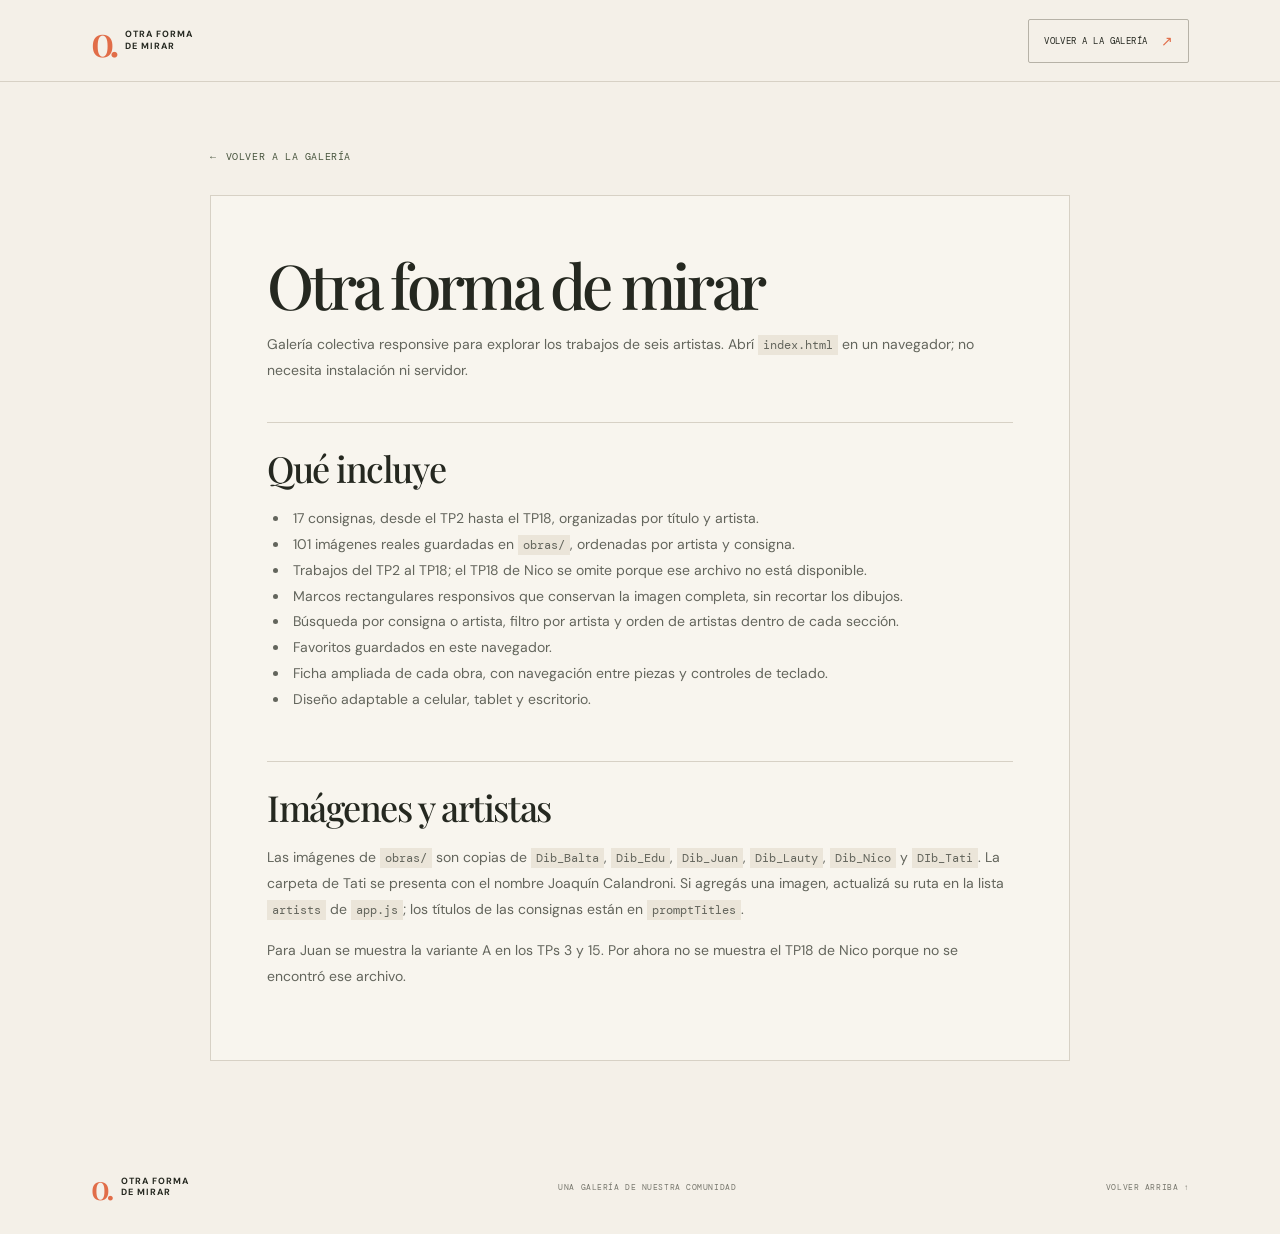
<file: galeria/README.html>
﻿<!doctype html>
<html lang="es">
  <head>
    <meta charset="utf-8">
    <meta name="viewport" content="width=device-width, initial-scale=1">
    <meta name="theme-color" content="#f4f0e8">
    <title>Otra forma de mirar — Información</title>
    <link rel="preconnect" href="https://fonts.googleapis.com">
    <link rel="preconnect" href="https://fonts.gstatic.com" crossorigin>
    <link href="https://fonts.googleapis.com/css2?family=DM+Mono:wght@400;500&family=DM+Sans:wght@400;500;600;700&family=Playfair+Display:ital,wght@0,500;0,600;1,500;1,600&display=swap" rel="stylesheet">
    <link rel="stylesheet" href="styles.css">
  </head>
  <body id="top" class="document-page">
    <header class="topbar">
      <a class="wordmark" href="index.html" aria-label="Volver a la galería">
        <span class="wordmark-symbol" aria-hidden="true">o.</span>
        <span>OTRA FORMA<br>DE MIRAR</span>
      </a>
      <a class="topbar-cta" href="index.html">VOLVER A LA GALERÍA <span aria-hidden="true">↗</span></a>
    </header>
    <main class="document-main">
      <a class="document-back" href="index.html"><span aria-hidden="true">←</span> VOLVER A LA GALERÍA</a>
      <article class="document-content">
<h1>Otra forma de mirar</h1>
<p>Galer&#237;a colectiva responsive para explorar los trabajos de seis artistas. Abr&#237; <code>index.html</code> en un navegador; no necesita instalaci&#243;n ni servidor.</p>
<h2>Qu&#233; incluye</h2>
<ul>
<li>17 consignas, desde el TP2 hasta el TP18, organizadas por t&#237;tulo y artista.</li>
<li>101 im&#225;genes reales guardadas en <code>obras/</code>, ordenadas por artista y consigna.</li>
<li>Trabajos del TP2 al TP18; el TP18 de Nico se omite porque ese archivo no est&#225; disponible.</li>
<li>Marcos rectangulares responsivos que conservan la imagen completa, sin recortar los dibujos.</li>
<li>B&#250;squeda por consigna o artista, filtro por artista y orden de artistas dentro de cada secci&#243;n.</li>
<li>Favoritos guardados en este navegador.</li>
<li>Ficha ampliada de cada obra, con navegaci&#243;n entre piezas y controles de teclado.</li>
<li>Dise&#241;o adaptable a celular, tablet y escritorio.</li>
</ul>
<h2>Im&#225;genes y artistas</h2>
<p>Las im&#225;genes de <code>obras/</code> son copias de <code>Dib_Balta</code>, <code>Dib_Edu</code>, <code>Dib_Juan</code>, <code>Dib_Lauty</code>, <code>Dib_Nico</code> y <code>DIb_Tati</code>. La carpeta de Tati se presenta con el nombre Joaqu&#237;n Calandroni. Si agreg&#225;s una imagen, actualiz&#225; su ruta en la lista <code>artists</code> de <code>app.js</code>; los t&#237;tulos de las consignas est&#225;n en <code>promptTitles</code>.</p>
<p>Para Juan se muestra la variante A en los TPs 3 y 15. Por ahora no se muestra el TP18 de Nico porque no se encontr&#243; ese archivo.</p>

      </article>
    </main>
    <footer class="footer">
      <a class="wordmark footer-wordmark" href="index.html"><span class="wordmark-symbol" aria-hidden="true">o.</span><span>OTRA FORMA<br>DE MIRAR</span></a>
      <span>UNA GALERÍA DE NUESTRA COMUNIDAD</span>
      <a href="#top">VOLVER ARRIBA ↑</a>
    </footer>
  </body>
</html>
</file>
<file: galeria/styles.css>
:root {
  color-scheme: light;
  --paper: #f4f0e8;
  --paper-deep: #ebe5d9;
  --ink: #252820;
  --muted: #77776d;
  --olive: #47543d;
  --orange: #e16d48;
  --line: #d7d1c5;
  --serif: "Playfair Display", Georgia, serif;
  --sans: "DM Sans", Arial, sans-serif;
  --mono: "DM Mono", monospace;
}

* { box-sizing: border-box; }
html { scroll-behavior: smooth; }
body { margin: 0; background: var(--paper); color: var(--ink); font-family: var(--sans); -webkit-font-smoothing: antialiased; }
button, input, select { font: inherit; }
button, a, select { -webkit-tap-highlight-color: transparent; }
a { color: inherit; text-decoration: none; }
button { color: inherit; }
.sr-only { position: absolute; width: 1px; height: 1px; padding: 0; margin: -1px; overflow: hidden; clip: rect(0, 0, 0, 0); white-space: nowrap; border: 0; }

.topbar { height: 82px; padding: 0 7.1%; display: flex; align-items: center; justify-content: space-between; border-bottom: 1px solid var(--line); }
.wordmark { display: inline-flex; gap: 10px; align-items: center; font-size: 9px; font-weight: 700; line-height: 1.24; letter-spacing: .11em; }
.wordmark-symbol { color: var(--orange); font-family: var(--serif); font-size: 42px; font-weight: 500; line-height: .8; letter-spacing: -.12em; }
.topnav { display: flex; align-items: center; gap: 38px; height: 100%; }
.nav-link { position: relative; display: flex; height: 100%; align-items: center; color: #77776d; font-size: 12px; }
.nav-link-active { color: var(--ink); }
.nav-link-active::after { position: absolute; right: 0; bottom: -1px; left: 0; height: 2px; background: var(--orange); content: ""; }
.topbar-cta { display: inline-flex; gap: 13px; align-items: center; padding: 12px 15px; border: 1px solid #b6b2a7; border-radius: 2px; font-family: var(--mono); font-size: 9px; letter-spacing: .05em; transition: background .2s, color .2s, border-color .2s; }
.topbar-cta:hover { border-color: var(--olive); background: var(--olive); color: white; }
.topbar-cta span { color: var(--orange); font-size: 14px; }

.hero { position: relative; display: grid; min-height: 660px; grid-template-columns: 1fr 1fr; overflow: hidden; padding: 70px 10.1% 55px 11.1%; }
.hero-copy { z-index: 1; align-self: center; padding-bottom: 15px; }
.eyebrow { display: flex; align-items: center; gap: 9px; margin: 0; color: #797a70; font-family: var(--mono); font-size: 9px; letter-spacing: .08em; }
.eyebrow-dot { width: 7px; height: 7px; flex: 0 0 auto; border-radius: 50%; background: var(--orange); }
.hero h1 { margin: 29px 0 30px; font-size: clamp(54px, 6.6vw, 91px); font-weight: 500; letter-spacing: -.078em; line-height: .99; }
.hero h1 em, .section-heading h2 em, .about-copy h2 em { color: var(--olive); font-family: var(--serif); font-weight: 500; letter-spacing: -.065em; }
.hero h1 .last-line { letter-spacing: -.06em; }
.hero-period { color: var(--orange); }
.hero-bottom { display: flex; max-width: 430px; align-items: center; justify-content: space-between; gap: 25px; }
.hero-description { max-width: 300px; margin: 0; color: #6c6d63; font-size: 13px; line-height: 1.8; }
.round-link { display: grid; width: 44px; height: 44px; flex: 0 0 auto; place-items: center; border: 1px solid #c8c3b8; border-radius: 50%; color: var(--olive); font-size: 19px; transition: transform .2s, background .2s; }
.round-link:hover { transform: translateY(3px); background: white; }
.hero-art { position: relative; width: min(100%, 495px); height: 450px; align-self: center; justify-self: end; margin: 3px 0 0; }
.hero-art-frame { position: absolute; overflow: hidden; background: var(--paper-deep); box-shadow: 0 15px 40px #3631271c; }
.hero-art-frame img { display: block; width: 100%; height: 100%; object-fit: cover; }
.hero-frame-main { z-index: 1; top: 17px; right: 40px; width: 60%; height: 77%; transform: rotate(4deg); }
.hero-frame-secondary { top: 91px; left: 20px; width: 45%; height: 62%; transform: rotate(-9deg); }
.hero-frame-tertiary { right: 0; bottom: 3px; width: 38%; height: 51%; transform: rotate(9deg); }
.hero-sticker { position: absolute; z-index: 2; top: 5px; left: 6%; display: grid; width: 84px; height: 84px; align-content: center; justify-items: center; border: 1px solid #f4f0e8; border-radius: 50%; background: var(--orange); color: white; font-family: var(--mono); font-size: 9px; line-height: 1.35; letter-spacing: .08em; text-align: center; transform: rotate(-12deg); }
.hero-sticker span { position: absolute; right: -9px; bottom: -12px; color: var(--olive); font-size: 25px; }
.hero-caption, .hero-index, .hero-footnote, .collection-end, .results-line > span { font-family: var(--mono); font-size: 9px; letter-spacing: .08em; }
.hero-caption { position: absolute; z-index: 3; right: 19%; bottom: -1px; }
.hero-index { position: absolute; right: 1%; bottom: 62px; color: #85857c; writing-mode: vertical-rl; }
.hero-footnote { position: absolute; right: 7.1%; bottom: 0; left: 7.1%; display: flex; justify-content: space-between; padding: 17px 0; border-top: 1px solid var(--line); color: #84847b; }
.hero-footnote span span { color: var(--orange); }

.collection { padding: 91px 7.1% 48px; }
.section-heading { display: flex; align-items: end; justify-content: space-between; margin: 0 4.1% 35px; }
.section-heading h2 { margin: 15px 0 0; font-size: clamp(42px, 5vw, 61px); font-weight: 500; letter-spacing: -.075em; line-height: 1.05; }
.section-note { margin: 0 0 5px; color: #77776d; font-family: var(--serif); font-size: 16px; font-style: italic; line-height: 1.5; text-align: right; }
.collection-toolbar { display: flex; min-height: 58px; justify-content: space-between; gap: 20px; padding: 12px 0; border-top: 1px solid var(--line); border-bottom: 1px solid var(--line); }
.filter-chips, .toolbar-actions { display: flex; align-items: center; gap: 6px; }
.filter-chip { min-height: 32px; padding: 0 12px; border: 1px solid transparent; border-radius: 2px; background: transparent; color: #707168; cursor: pointer; font-size: 11px; transition: background .18s, color .18s, border-color .18s; }
.filter-chip:hover { border-color: var(--line); }
.filter-chip.is-active { background: var(--olive); color: white; }
.filter-chip span { margin-left: 3px; color: #c8d0bb; font-family: var(--mono); font-size: 9px; }
.toolbar-actions { gap: 13px; }
.search-box { display: flex; height: 34px; align-items: center; gap: 7px; padding: 0 8px; border: 1px solid transparent; border-bottom-color: #d2ccc0; }
.search-box:focus-within { border-color: #a9aa9e; }
.search-box svg { width: 15px; height: 15px; flex: 0 0 auto; fill: none; stroke: #797a71; stroke-width: 1.5; }
.search-box input { width: 150px; border: 0; outline: 0; background: transparent; color: var(--ink); font-size: 11px; }
.search-box input::placeholder { color: #898980; }
.favorites-toggle { display: flex; align-items: center; gap: 5px; padding: 7px 8px; border: 0; background: transparent; color: #67695f; cursor: pointer; font-size: 11px; white-space: nowrap; }
.favorites-toggle > span:first-child { color: var(--orange); font-size: 18px; line-height: .7; }
.favorites-toggle.is-active { color: var(--orange); }
.favorite-count { font-family: var(--mono); font-size: 9px; }
.sort-select-wrap select { max-width: 125px; padding: 8px 18px 8px 8px; border: 0; background: var(--paper); color: #65665c; cursor: pointer; font-size: 11px; }
.results-line { display: flex; justify-content: space-between; margin: 19px 2px 17px; color: #87877d; }
.results-line p { margin: 0; color: #5e6057; font-size: 11px; }
.results-line > span { padding-top: 2px; font-size: 8px; }
.results-line > span span { color: var(--orange); font-size: 13px; }

.prompt-groups { display: grid; gap: 55px; }
.prompt-section { min-width: 0; }
.prompt-heading { display: flex; align-items: end; justify-content: space-between; gap: 16px; margin: 0 0 18px; padding: 0 2px 12px; border-bottom: 1px solid var(--line); }
.prompt-heading h3 { margin: 8px 0 0; font-family: var(--serif); font-size: clamp(20px, 2.4vw, 29px); font-weight: 500; letter-spacing: -.045em; }
.prompt-heading > p { margin: 0 0 3px; color: #77776d; font-family: var(--mono); font-size: 8px; letter-spacing: .05em; text-align: right; white-space: nowrap; }
.prompt-heading > p span { color: var(--orange); }
.art-grid { display: grid; grid-template-columns: repeat(4, minmax(0, 1fr)); gap: 25px 20px; align-items: start; }
.art-card { min-width: 0; }
.artwork-button { position: relative; display: block; width: 100%; aspect-ratio: 4 / 5; overflow: hidden; padding: 0; border: 0; background: #e8e1d5; cursor: zoom-in; text-align: left; }
.artwork-button::after { position: absolute; inset: 0; border: 1px solid #39362b0a; content: ""; pointer-events: none; }
.artwork-button img { display: block; width: 100%; height: 100%; object-fit: contain; transition: transform .45s cubic-bezier(.2,.7,.3,1); }
.art-card:hover .artwork-button img { transform: scale(1.025); }
.art-overlay { position: absolute; inset: 0; display: flex; align-items: end; justify-content: space-between; padding: 13px; background: linear-gradient(transparent 62%, #181b17a6); opacity: 0; transition: opacity .25s; }
.art-card:hover .art-overlay, .artwork-button:focus-visible .art-overlay { opacity: 1; }
.art-overlay-label { color: white; font-family: var(--mono); font-size: 9px; letter-spacing: .06em; }
.art-overlay-arrow { display: grid; width: 31px; height: 31px; place-items: center; border-radius: 50%; background: var(--paper); color: var(--ink); font-size: 17px; }
.card-meta { display: flex; justify-content: space-between; gap: 8px; padding: 12px 1px 0; }
.card-meta > div { min-width: 0; flex: 1; }
.card-title { overflow: hidden; margin: 0; font-family: var(--serif); font-size: 16px; font-weight: 500; text-overflow: ellipsis; white-space: nowrap; }
.card-category { margin: 5px 0 0; color: #88887e; font-family: var(--mono); font-size: 8px; letter-spacing: .045em; }
.card-artist { margin: 4px 0 0; color: #686a60; font-size: 10px; }
.card-favorite { width: 29px; height: 29px; flex: 0 0 auto; padding: 0; border: 0; border-radius: 50%; background: transparent; color: #86867d; cursor: pointer; font-size: 19px; transition: background .2s, color .2s; }
.card-favorite:hover { background: white; }
.card-favorite.is-favorite { color: var(--orange); }
.empty-state { padding: 80px 20px; text-align: center; }
.empty-state > span { color: var(--orange); font-size: 46px; }
.empty-state h3 { margin: 12px 0 8px; font-family: var(--serif); font-size: 26px; font-weight: 500; }
.empty-state p { color: #77776d; font-size: 13px; }
.empty-state button { margin-top: 12px; padding: 11px 16px; border: 1px solid var(--olive); background: var(--olive); color: white; cursor: pointer; font-size: 12px; }
.collection-end { display: flex; justify-content: space-between; margin-top: 66px; padding-top: 18px; border-top: 1px solid var(--line); color: #898980; font-size: 8px; }
.collection-end span:last-child { color: var(--olive); }

.about { position: relative; display: grid; min-height: 337px; grid-template-columns: 1fr 2fr .8fr; align-items: center; overflow: hidden; padding: 55px 11%; background: #e8e5da; }
.about-mark { align-self: start; color: #dd6947; font-family: var(--serif); font-size: 108px; line-height: .8; letter-spacing: -.14em; }
.about-copy { max-width: 410px; }
.about-copy h2 { margin: 17px 0 14px; font-size: clamp(32px, 3.5vw, 43px); font-weight: 500; letter-spacing: -.06em; line-height: 1.1; }
.about-copy > p:last-child { max-width: 350px; margin: 0; color: #707167; font-size: 12px; line-height: 1.85; }
.about-side { position: relative; justify-self: end; color: var(--olive); }
.about-side > span:first-child { font-family: var(--serif); font-size: 71px; letter-spacing: -.09em; }
.about-side p { margin: -2px 0 0 5px; font-family: var(--mono); font-size: 8px; line-height: 1.6; letter-spacing: .1em; }
.about-star { position: absolute; top: -41px; right: -23px; color: var(--orange); font-size: 31px; }
.footer { display: flex; min-height: 95px; align-items: center; justify-content: space-between; padding: 0 7.1%; }
.footer > span, .footer > a:last-child { color: #77776d; font-family: var(--mono); font-size: 8px; letter-spacing: .07em; }
.footer-wordmark .wordmark-symbol { font-size: 34px; }

.document-page { min-height: 100vh; display: flex; flex-direction: column; }
.document-main { width: min(860px, 86%); flex: 1; margin: 0 auto; padding: 62px 0 78px; }
.document-back { display: inline-flex; align-items: center; gap: 9px; margin-bottom: 32px; color: var(--olive); font-family: var(--mono); font-size: 10px; letter-spacing: .06em; }
.document-back:hover { color: var(--orange); }
.document-content { padding: clamp(24px, 5vw, 56px); border: 1px solid var(--line); background: #f8f5ee; }
.document-content h1 { margin: 0 0 15px; font-family: var(--serif); font-size: clamp(38px, 6vw, 62px); font-weight: 500; letter-spacing: -.06em; line-height: 1.05; }
.document-content h2 { margin: 48px 0 14px; padding-top: 21px; border-top: 1px solid var(--line); font-family: var(--serif); font-size: clamp(26px, 4vw, 36px); font-weight: 500; letter-spacing: -.04em; }
.document-content h2:first-of-type { margin-top: 38px; }
.document-content h3 { margin: 36px 0 12px; color: var(--orange); font-family: var(--mono); font-size: 13px; font-weight: 500; letter-spacing: .08em; }
.document-content h4 { margin: 25px 0 7px; color: var(--olive); font-family: var(--serif); font-size: 21px; font-weight: 500; letter-spacing: -.025em; }
.document-content p, .document-content li { color: #63655c; font-size: 14px; line-height: 1.85; }
.document-content p { margin: 0 0 15px; }
.document-content ul { margin: 0 0 22px; padding-left: 22px; }
.document-content li { padding-left: 4px; }
.document-content a { color: var(--olive); text-decoration: underline; text-decoration-color: #b7bda9; text-underline-offset: 3px; }
.document-content a:hover { color: var(--orange); }
.document-content code { padding: 2px 5px; background: var(--paper-deep); font-family: var(--mono); font-size: .88em; }
.document-content em { font-family: var(--serif); }

.art-dialog { position: fixed; width: min(950px, calc(100% - 34px)); max-width: none; max-height: min(88vh, 780px); padding: 35px 48px; overflow: visible; border: 0; background: var(--paper); color: var(--ink); box-shadow: 0 20px 100px #16171152; }
.art-dialog::backdrop { background: #171914bb; backdrop-filter: blur(4px); }
.art-dialog[open] { display: grid; grid-template-columns: minmax(0, 1.2fr) minmax(180px, .8fr); align-items: center; gap: 36px; }
.dialog-close { position: absolute; z-index: 2; top: 12px; right: 15px; width: 38px; height: 38px; border: 0; background: transparent; cursor: pointer; font-size: 30px; font-weight: 300; }
.dialog-image-wrap { display: grid; min-height: 300px; max-height: calc(88vh - 70px); place-items: center; background: #e8e1d5; }
.dialog-image-wrap img { display: block; max-width: 100%; max-height: calc(88vh - 70px); object-fit: contain; }
.dialog-info { padding-right: 10px; }
.dialog-info .eyebrow { font-size: 8px; }
.dialog-info h2 { margin: 15px 0 8px; font-family: var(--serif); font-size: clamp(28px, 4vw, 43px); font-weight: 500; letter-spacing: -.05em; line-height: 1.08; }
.dialog-artist { margin: 0; color: #75756c; font-size: 12px; }
.dialog-description { margin: 25px 0; color: #6d6f65; font-size: 12px; line-height: 1.8; }
.dialog-favorite { padding: 10px 12px; border: 1px solid #c6c1b6; background: transparent; cursor: pointer; font-size: 11px; }
.dialog-favorite.is-favorite { border-color: var(--orange); color: var(--orange); }
.dialog-position { display: block; margin-top: 18px; color: #88887e; font-family: var(--mono); font-size: 9px; }
.dialog-arrow { position: absolute; top: 50%; display: grid; width: 36px; height: 36px; place-items: center; border: 1px solid #c6c1b6; border-radius: 50%; background: var(--paper); cursor: pointer; transform: translateY(-50%); }
.dialog-prev { left: -18px; }
.dialog-next { right: -18px; }

@media (min-width: 1440px) {
  .hero { min-height: 735px; }
  .art-grid { grid-template-columns: repeat(5, minmax(0, 1fr)); gap: 30px 23px; }
}
@media (max-width: 1050px) {
  .topbar { padding-right: 5%; padding-left: 5%; }
  .hero { min-height: 590px; padding-right: 7%; padding-left: 7%; }
  .hero-art { height: 400px; }
  .collection { padding-right: 5%; padding-left: 5%; }
  .collection-toolbar { flex-direction: column; }
  .toolbar-actions { justify-content: space-between; }
  .search-box { flex: 1; max-width: 330px; }
  .search-box input { width: 100%; }
  .about { padding-right: 7%; padding-left: 7%; }
  .art-grid { grid-template-columns: repeat(3, minmax(0, 1fr)); }
}
@media (max-width: 700px) {
  .topbar { height: 69px; padding: 0 5%; }
  .wordmark { font-size: 8px; }
  .wordmark-symbol { font-size: 36px; }
  .topnav { gap: 9px; }
  .nav-link { font-size: 9px; }
  .topnav .nav-link:nth-child(2) { display: none; }
  .topbar-cta { gap: 6px; padding: 10px 8px; font-size: 7px; }
  .hero { min-height: auto; grid-template-columns: 1fr; padding: 55px 7% 63px; }
  .hero h1 { margin: 23px 0 20px; font-size: clamp(58px, 13vw, 83px); }
  .hero-description { font-size: 12px; }
  .hero-art { width: min(100%, 430px); height: 320px; justify-self: center; margin: 33px auto 10px; }
  .hero-frame-main { right: 13%; width: 56%; height: 78%; }
  .hero-frame-secondary { top: 60px; left: 8%; width: 43%; height: 61%; }
  .hero-frame-tertiary { right: 5%; width: 35%; height: 47%; }
  .hero-sticker { left: 4%; width: 68px; height: 68px; font-size: 7px; }
  .hero-caption { right: 22%; bottom: -4px; font-size: 7px; }
  .hero-index { right: 1%; bottom: 43px; font-size: 7px; }
  .hero-footnote { right: 5%; left: 5%; font-size: 7px; }
  .collection { padding: 62px 5% 38px; }
  .section-heading { align-items: start; margin: 0 1% 23px; }
  .section-heading h2 { font-size: clamp(38px, 9vw, 53px); }
  .section-note { margin-top: 26px; font-size: 13px; }
  .collection-toolbar { gap: 8px; }
  .filter-chips { gap: 0; overflow-x: auto; padding-bottom: 3px; }
  .filter-chip { flex: 0 0 auto; padding: 0 9px; font-size: 10px; }
  .toolbar-actions { flex-wrap: wrap; gap: 6px; }
  .search-box { max-width: none; min-width: 150px; }
  .search-box input { min-width: 0; }
  .favorites-toggle { padding-right: 3px; padding-left: 4px; font-size: 10px; }
  .sort-select-wrap select { max-width: 117px; padding-right: 0; font-size: 10px; }
  .results-line { margin-top: 15px; }
  .results-line > span { max-width: 155px; font-size: 7px; line-height: 1.6; text-align: right; }
  .prompt-groups { gap: 38px; }
  .prompt-heading { align-items: start; }
  .prompt-heading h3 { font-size: 20px; }
  .prompt-heading > p { padding-top: 16px; font-size: 7px; }
  .art-grid { grid-template-columns: repeat(2, minmax(0, 1fr)); gap: 21px 13px; }
  .card-title { font-size: 14px; }
  .card-category { font-size: 7px; }
  .art-overlay { padding: 8px; }
  .art-overlay-label { font-size: 7px; }
  .art-overlay-arrow { width: 25px; height: 25px; font-size: 14px; }
  .collection-end { margin-top: 40px; font-size: 7px; }
  .about { min-height: auto; grid-template-columns: 49px 1fr; gap: 18px; padding: 50px 7%; }
  .about-mark { font-size: 68px; }
  .about-copy h2 { font-size: 34px; }
  .about-copy > p:last-child { font-size: 11px; }
  .about-side { position: absolute; right: 8%; bottom: 20px; transform: scale(.75); transform-origin: right bottom; }
  .footer { min-height: 82px; padding: 0 5%; }
  .footer > span { display: none; }
  .footer > a:last-child { font-size: 7px; }
  .document-main { width: 90%; padding: 36px 0 48px; }
  .document-back { margin-bottom: 22px; font-size: 9px; }
  .document-content { padding: 24px 20px; }
  .document-content h2 { margin-top: 36px; }
  .document-content h4 { font-size: 19px; }
  .document-content p, .document-content li { font-size: 13px; }
  .art-dialog { width: calc(100% - 24px); padding: 38px 21px 23px; }
  .art-dialog[open] { grid-template-columns: 1fr; gap: 17px; overflow-y: auto; }
  .dialog-image-wrap { min-height: 180px; max-height: 49vh; }
  .dialog-image-wrap img { max-height: 49vh; }
  .dialog-info h2 { margin: 9px 0 5px; font-size: 29px; }
  .dialog-description { margin: 12px 0; font-size: 11px; }
  .dialog-position { position: absolute; right: 23px; bottom: 34px; }
  .dialog-arrow { top: 32%; width: 32px; height: 32px; }
  .dialog-prev { left: -11px; }
  .dialog-next { right: -11px; }
}
@media (prefers-reduced-motion: reduce) {
  *, *::before, *::after { scroll-behavior: auto !important; transition-duration: .01ms !important; animation-duration: .01ms !important; animation-iteration-count: 1 !important; }
}
</file>
